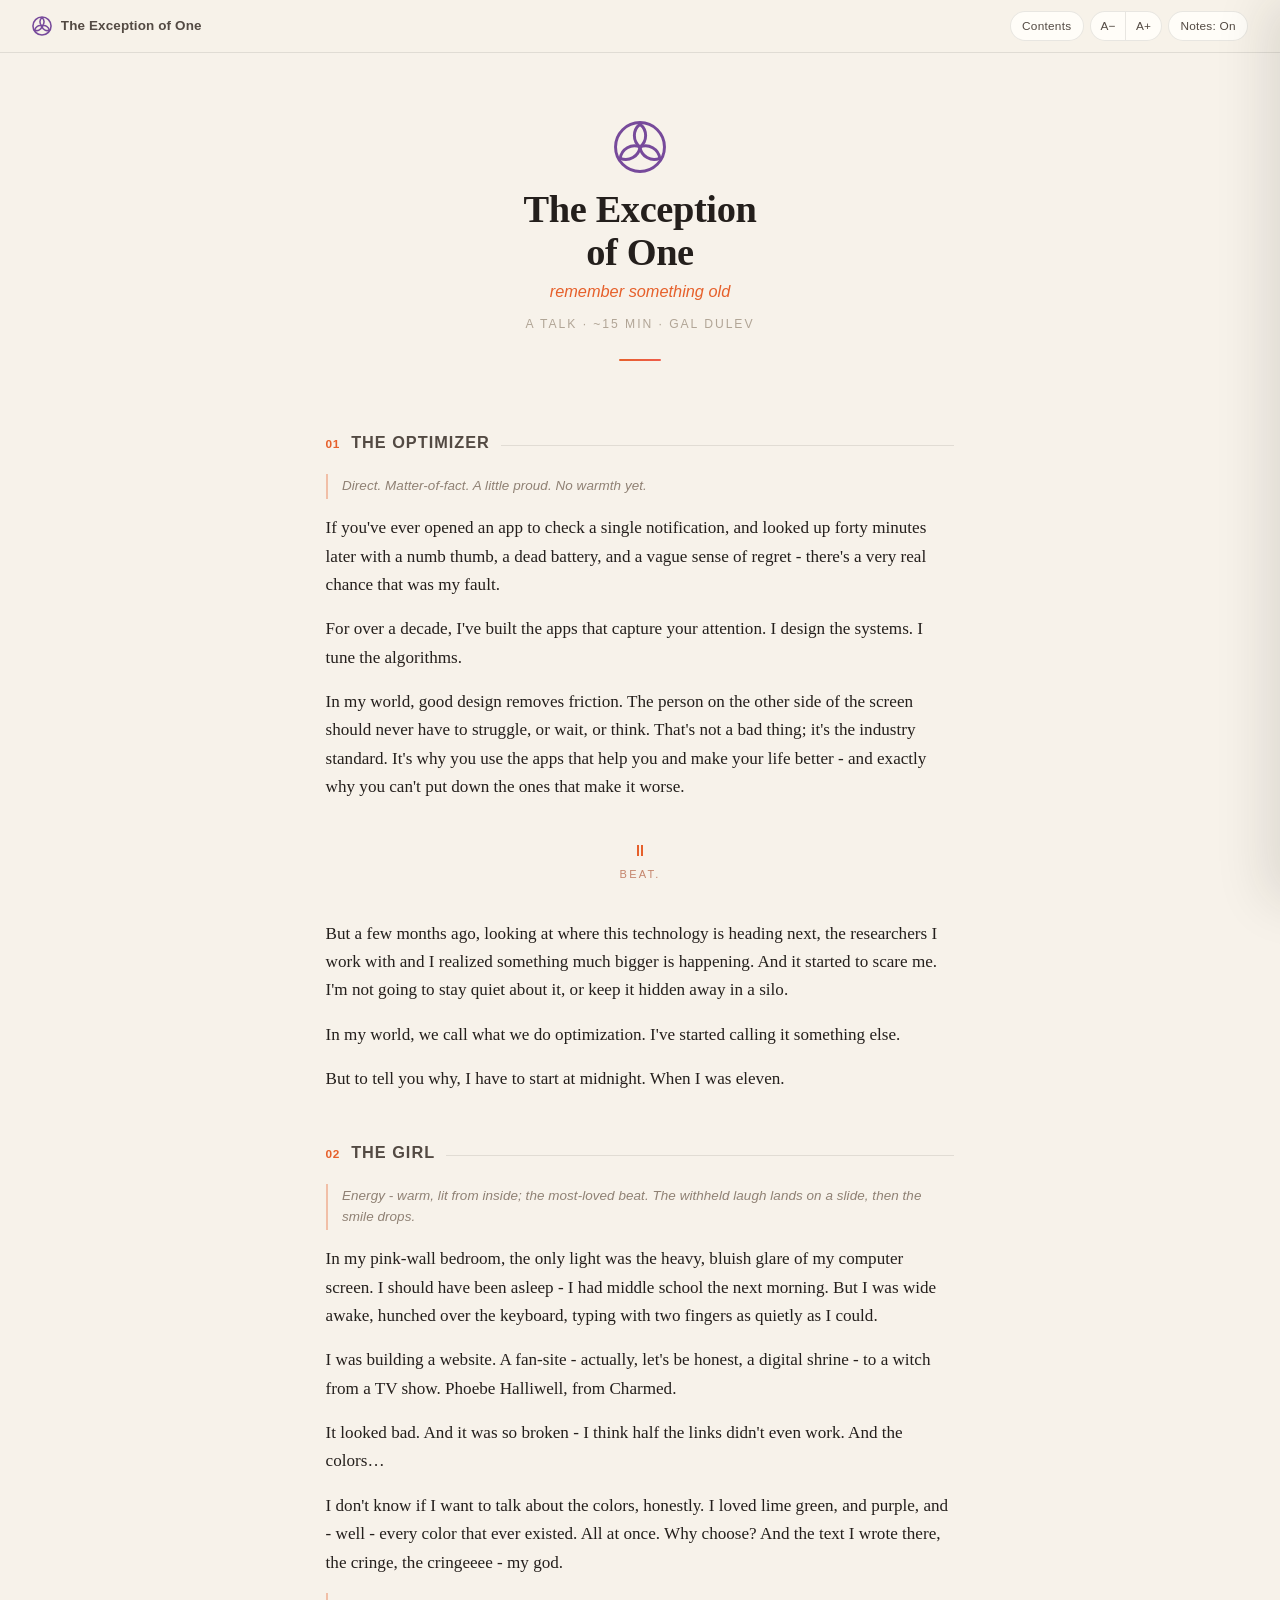
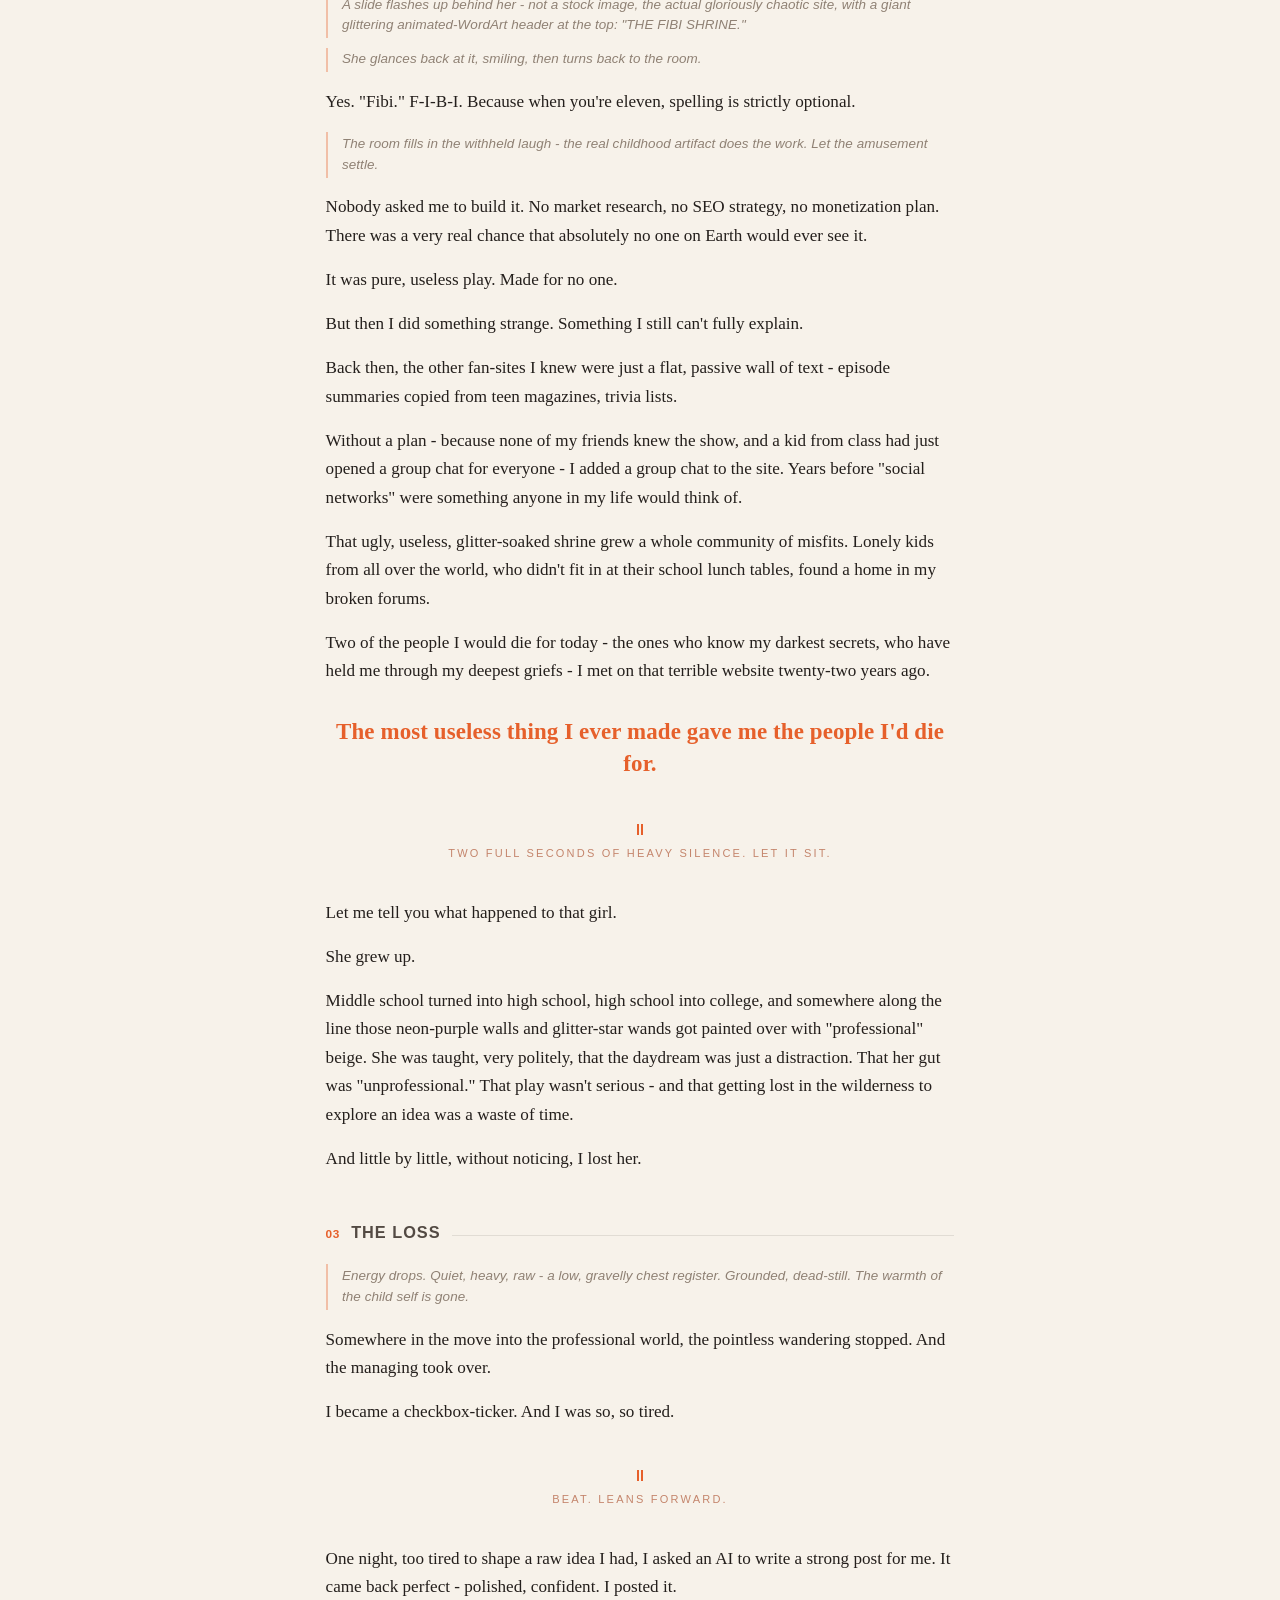
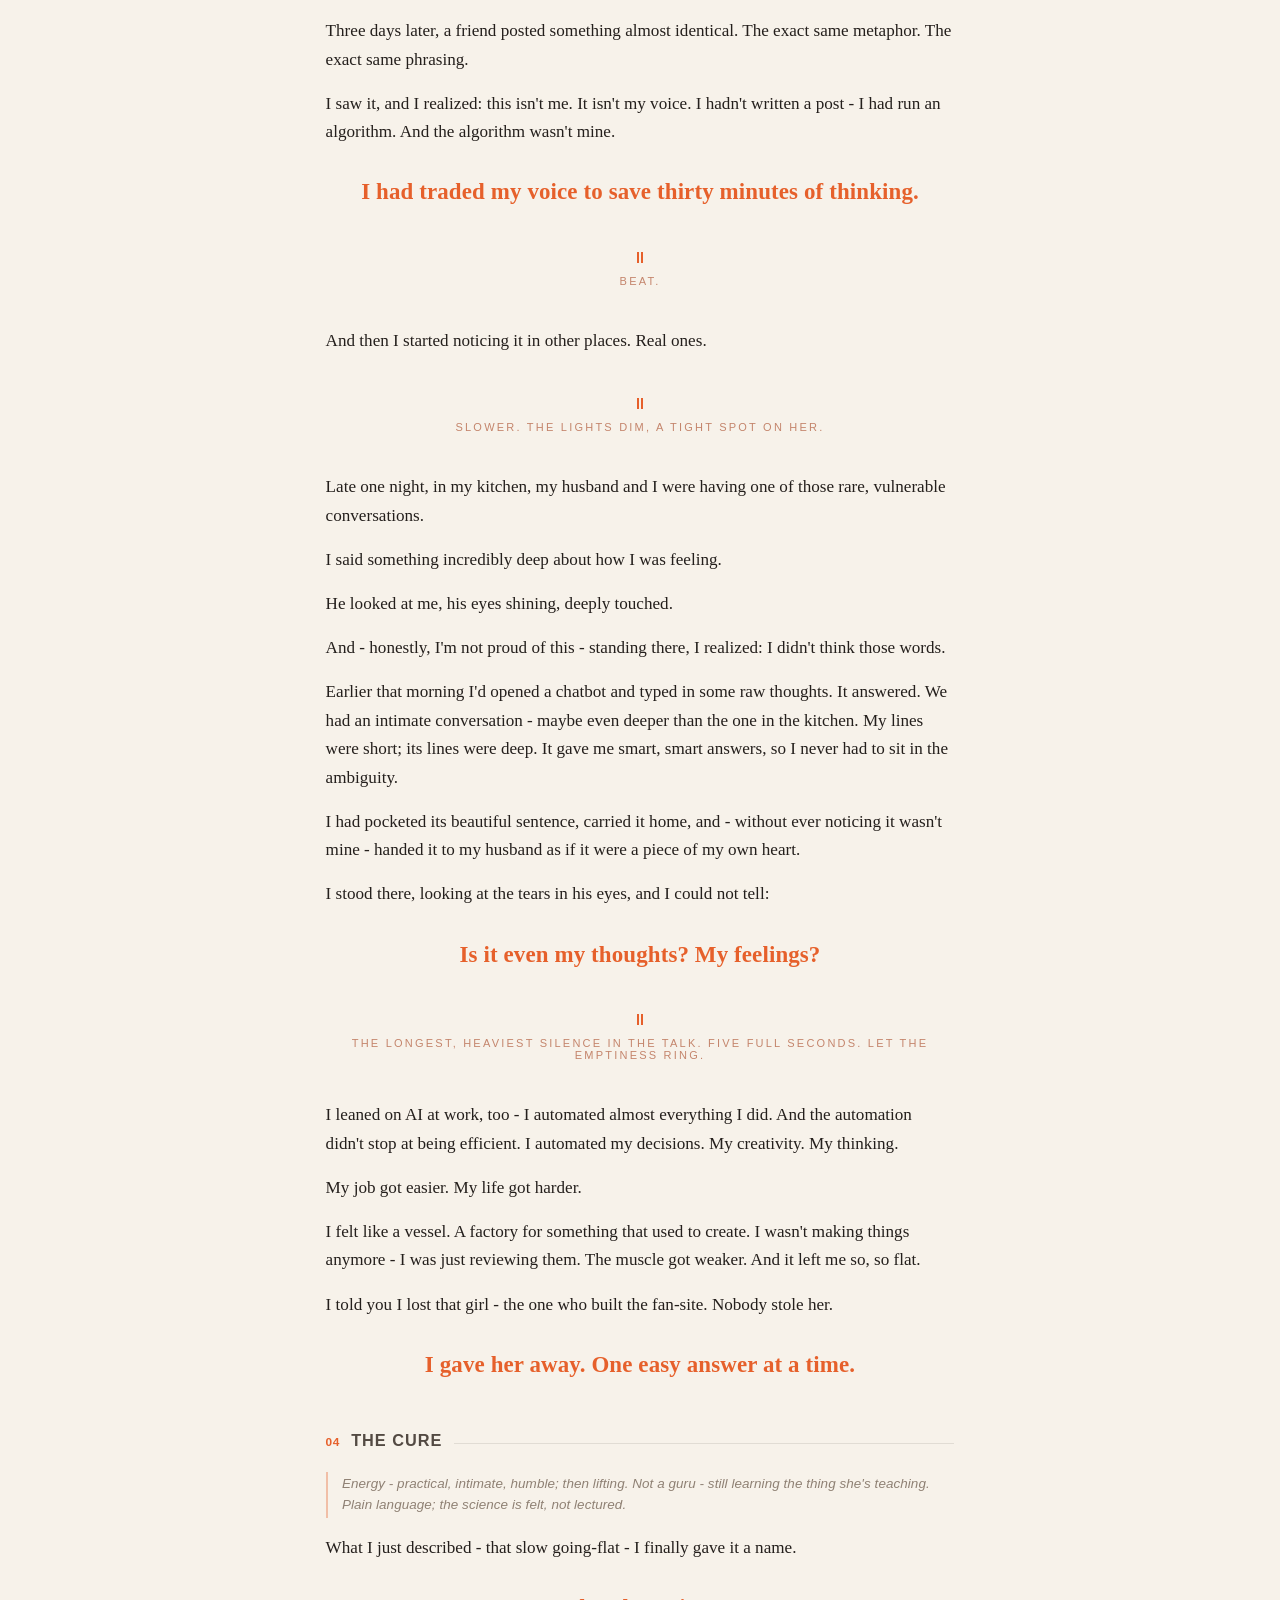
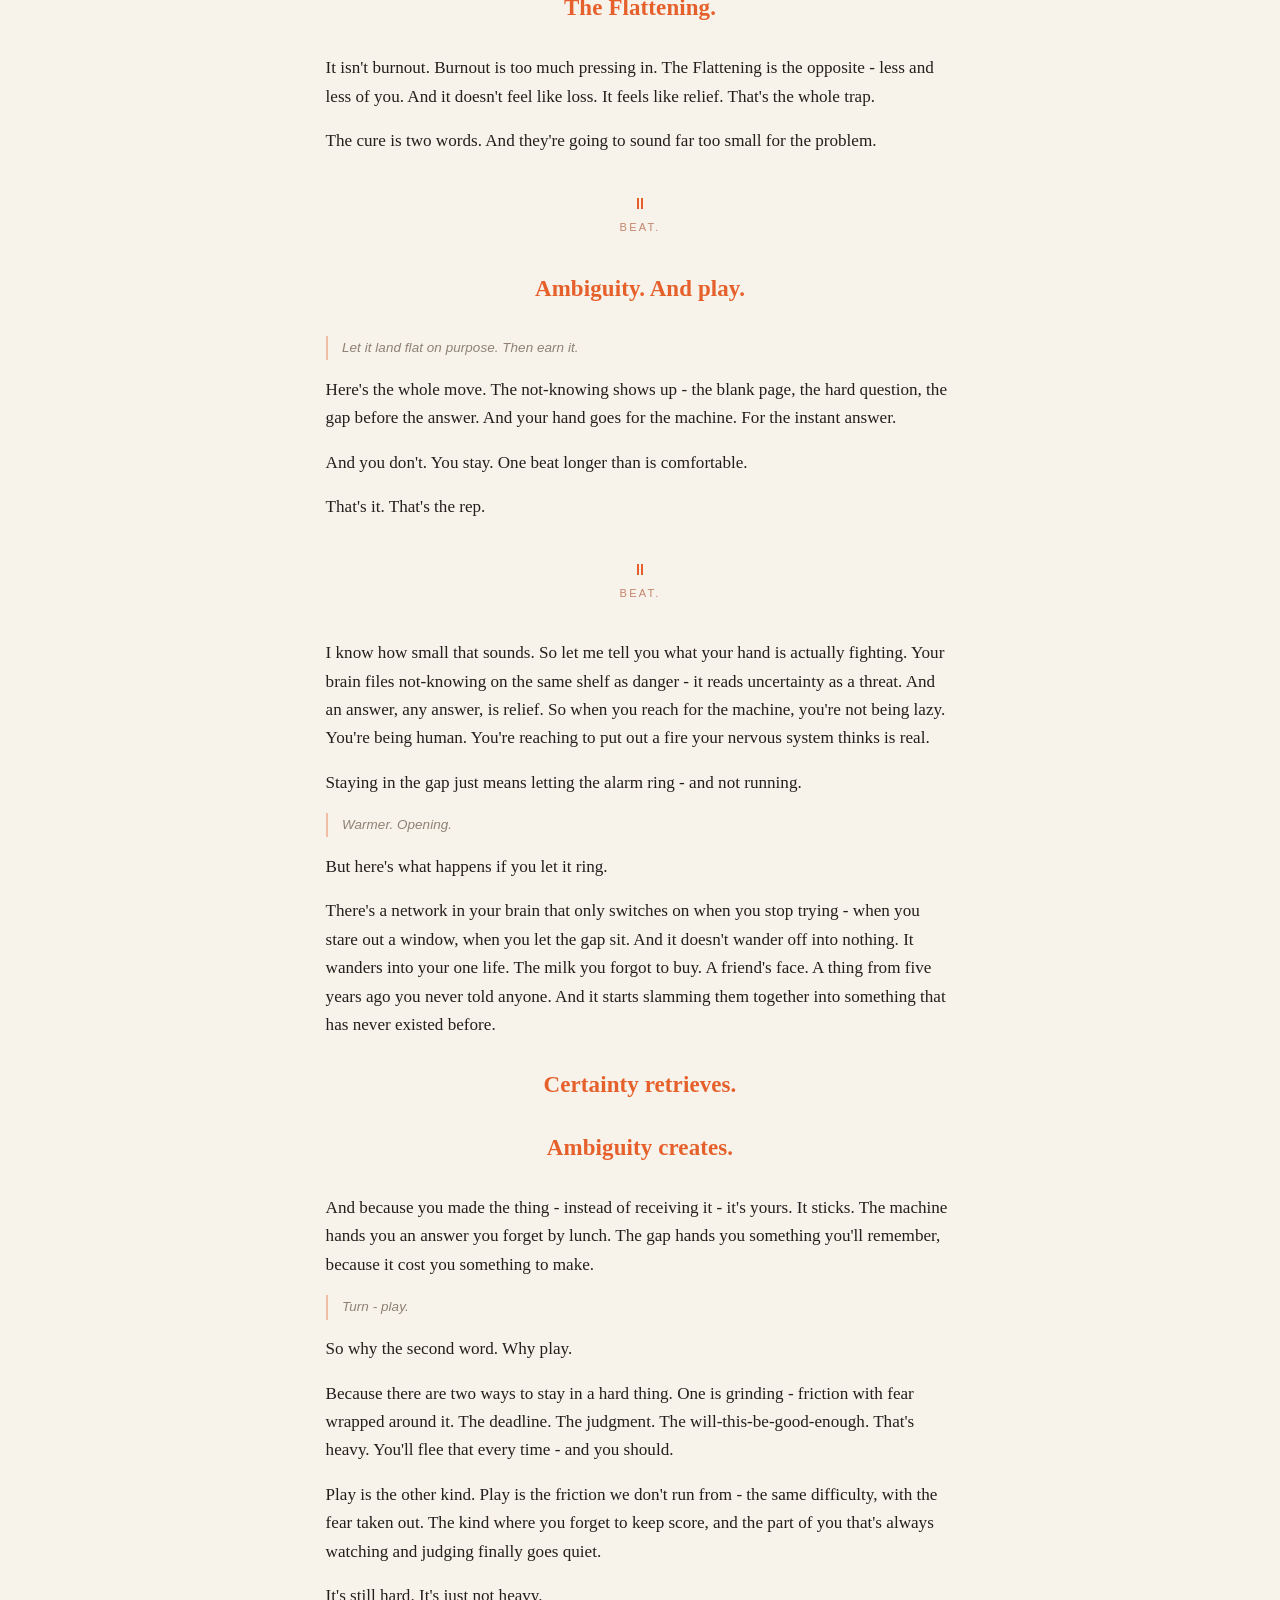
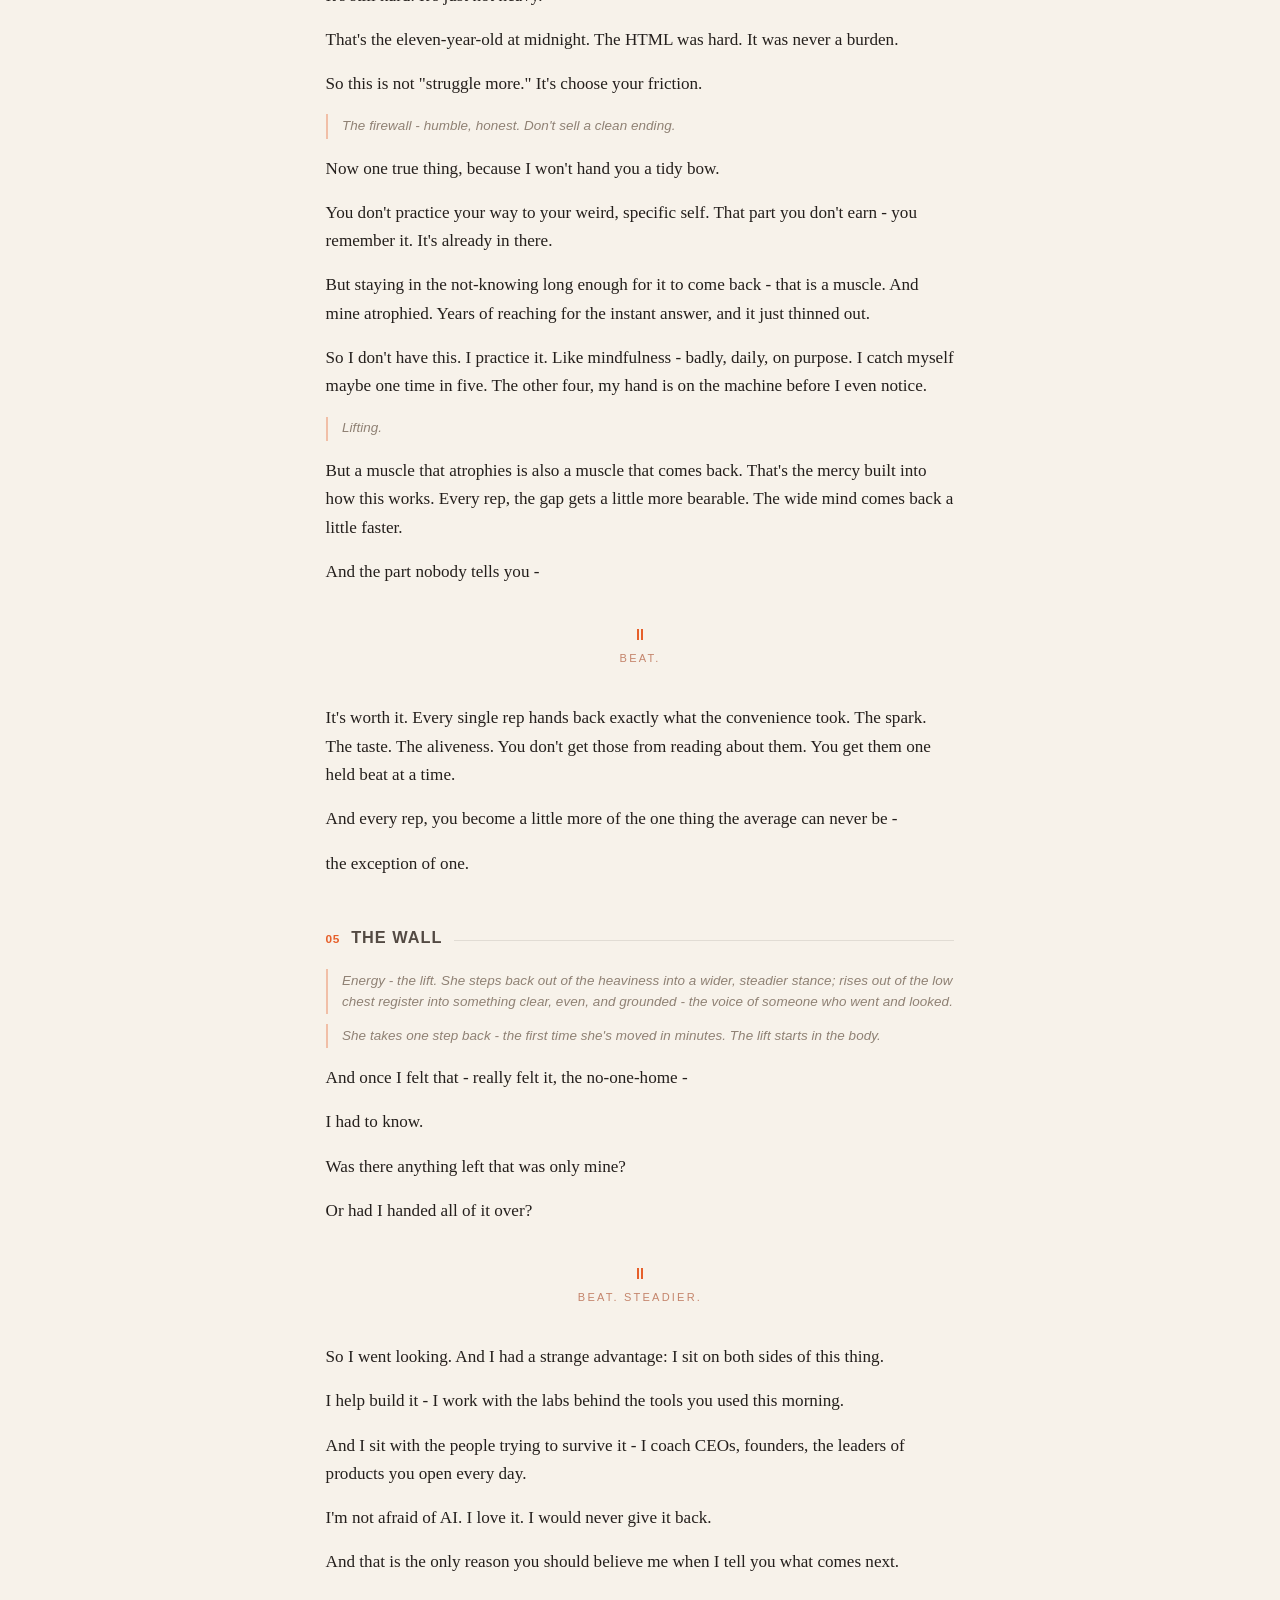
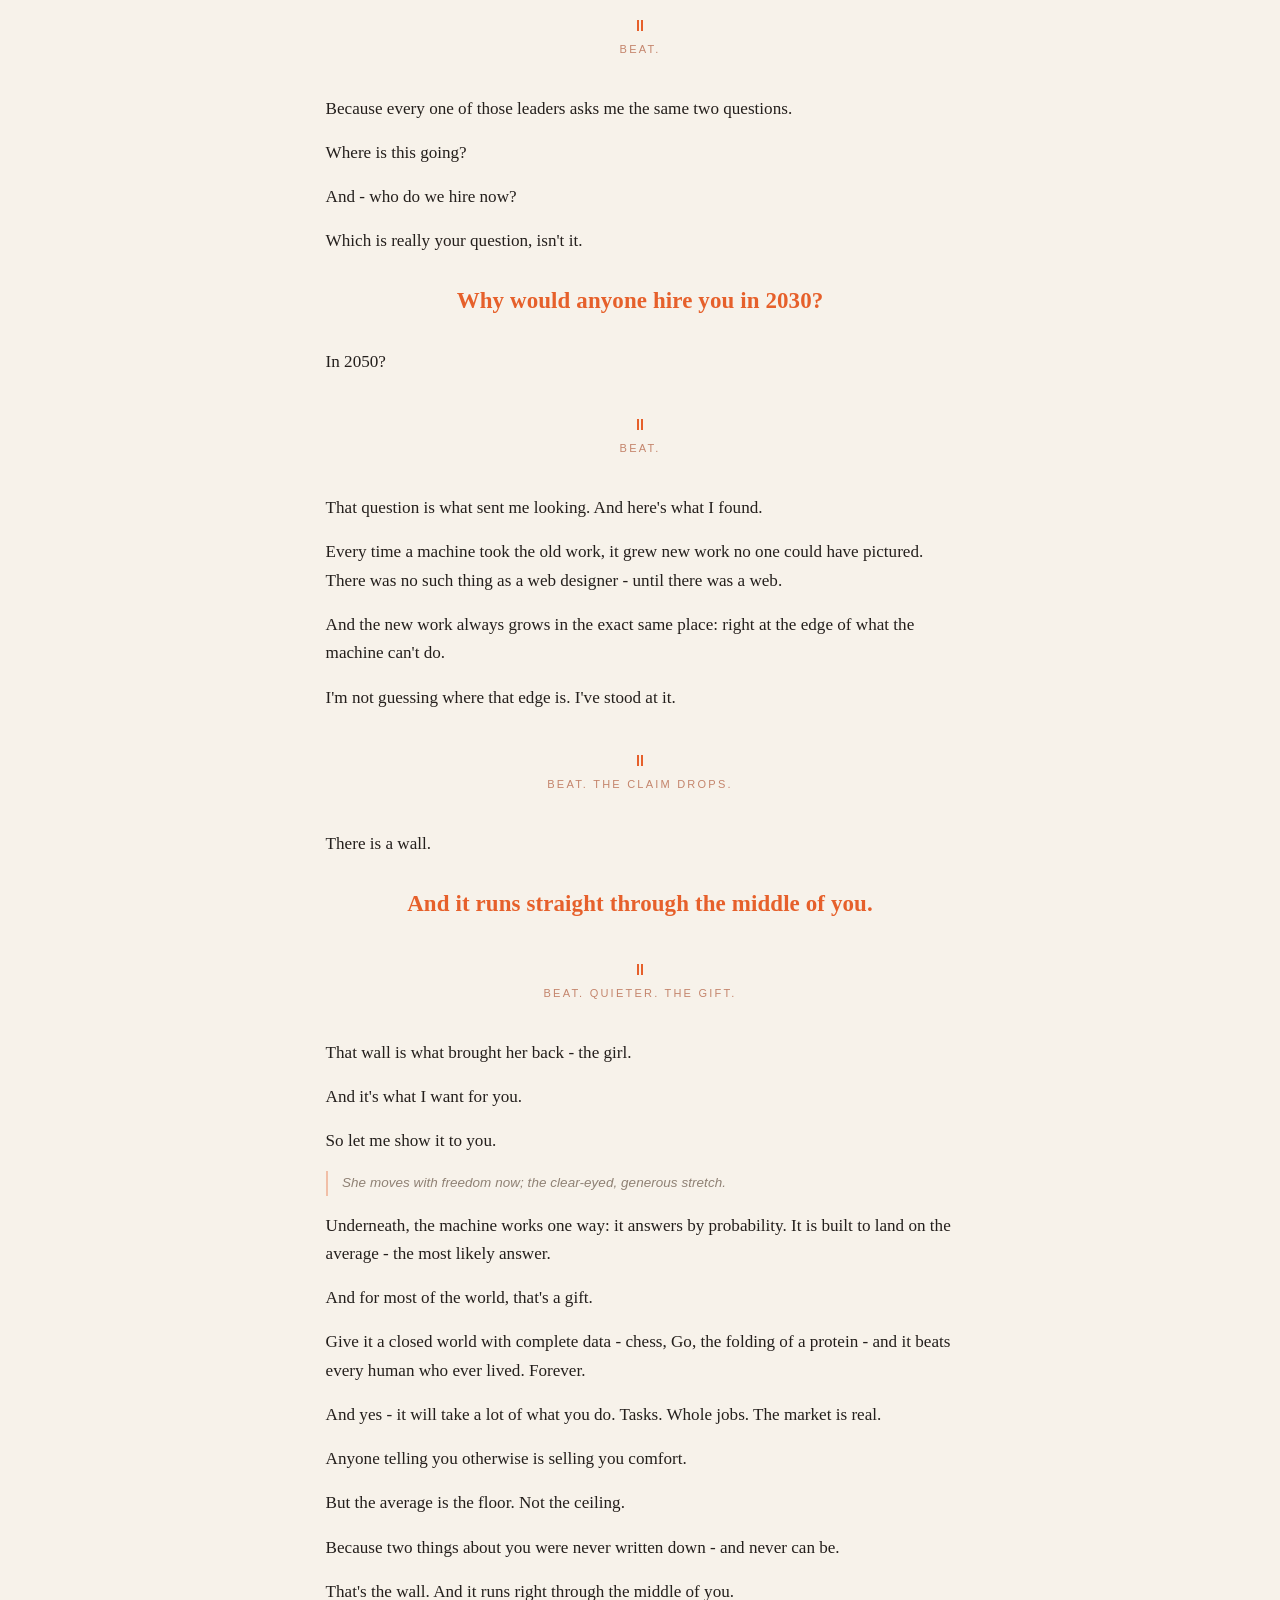
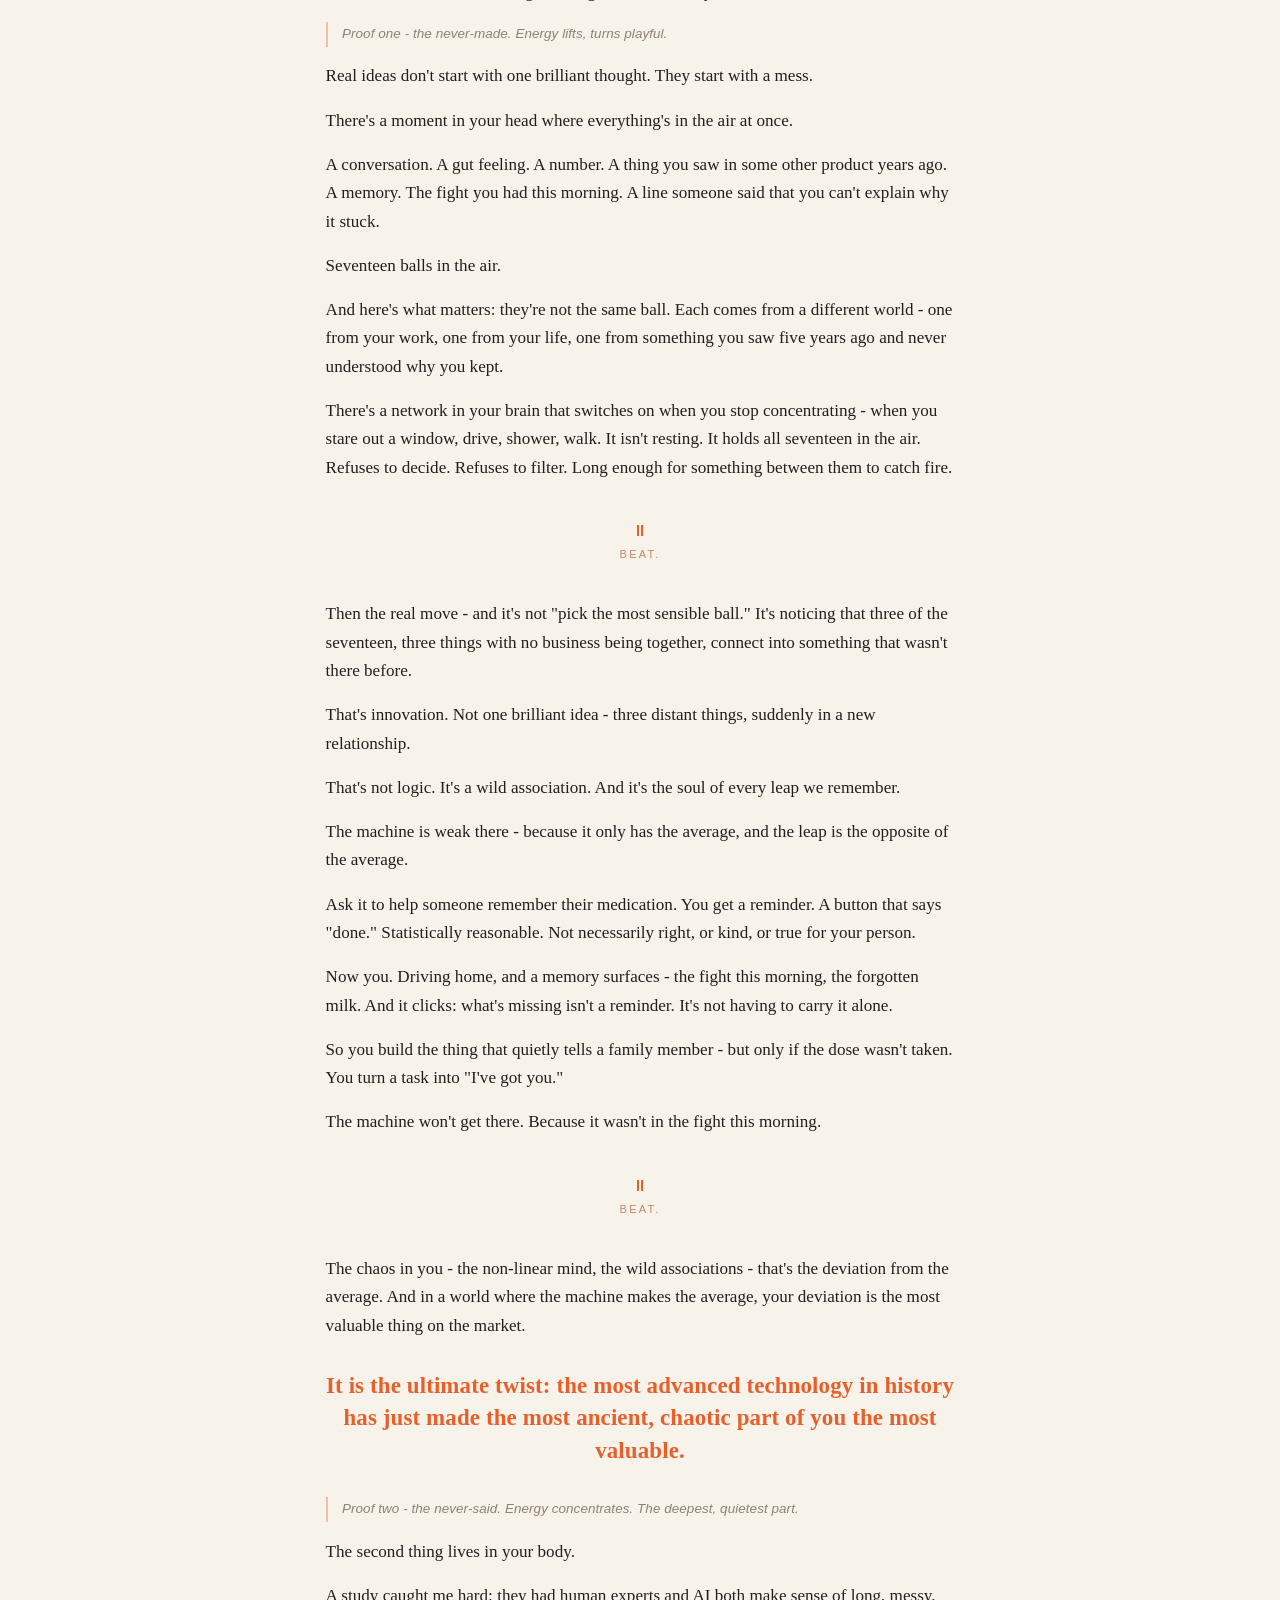
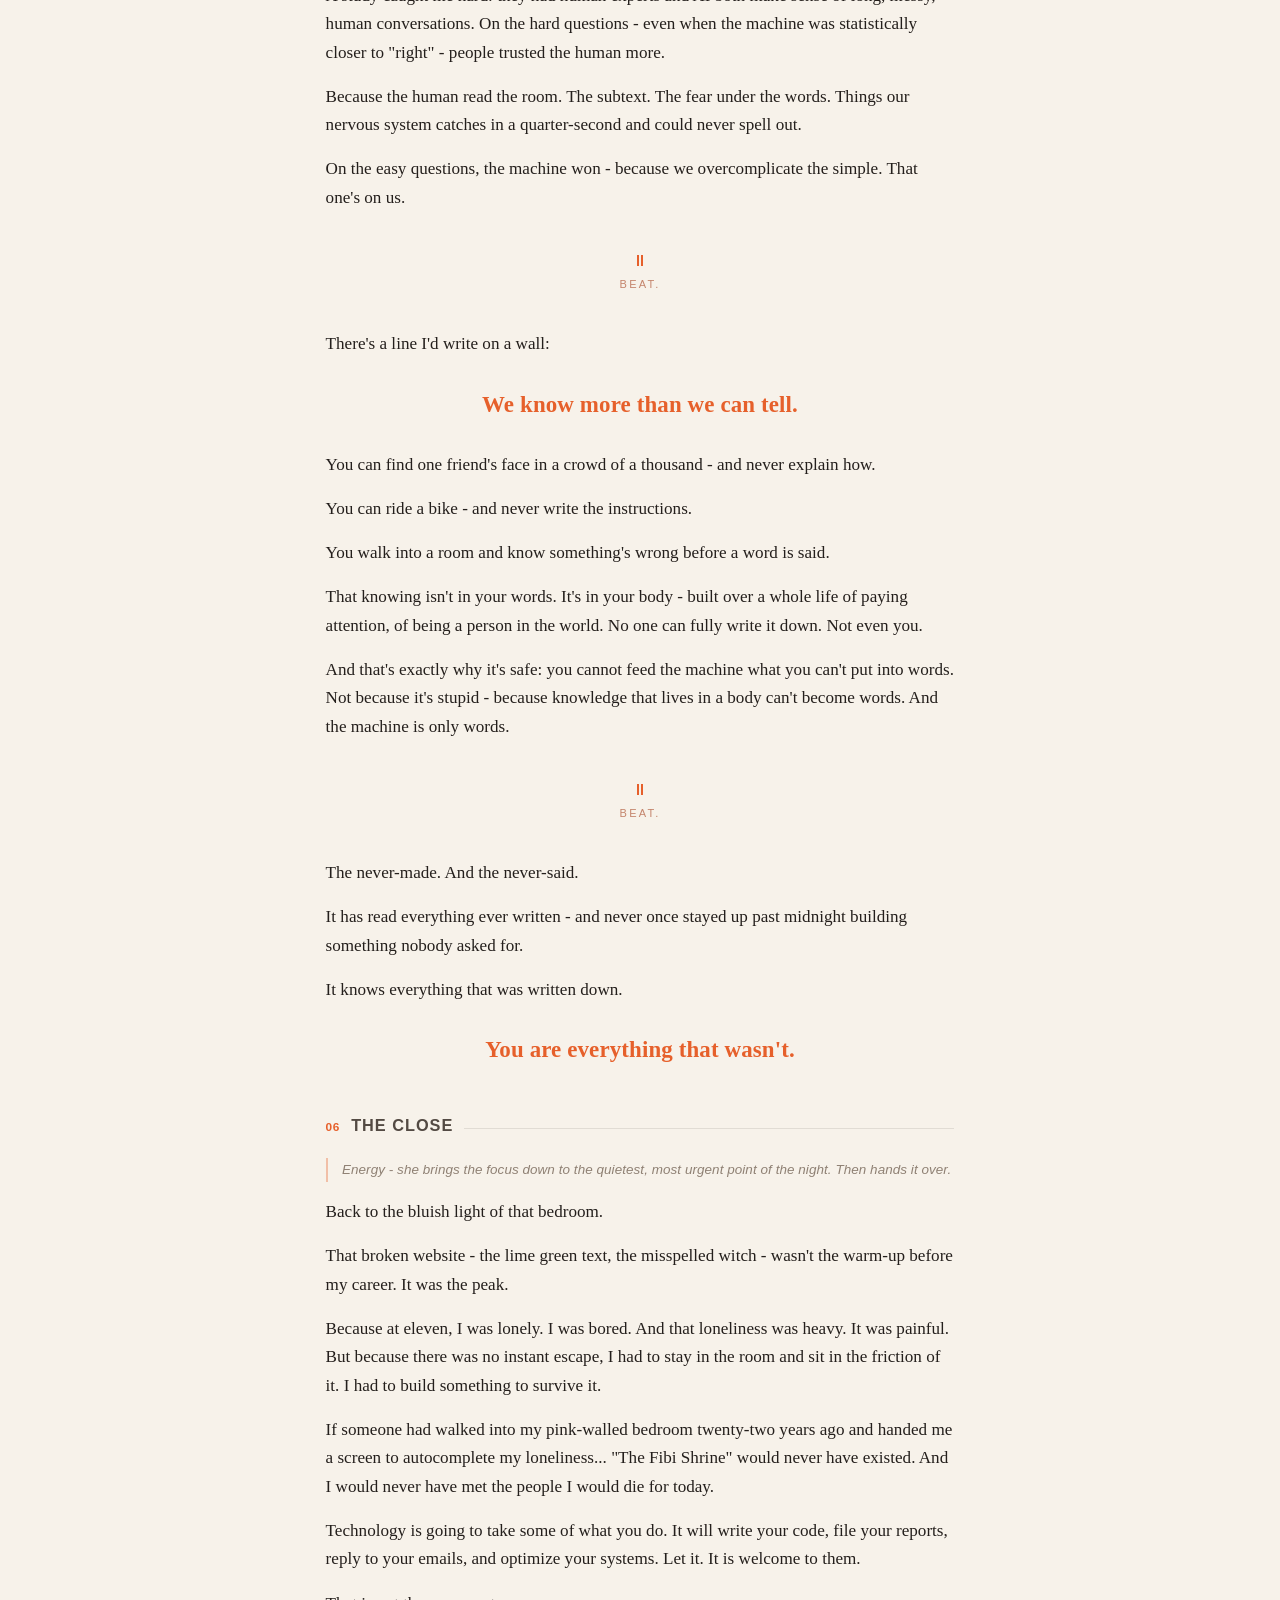
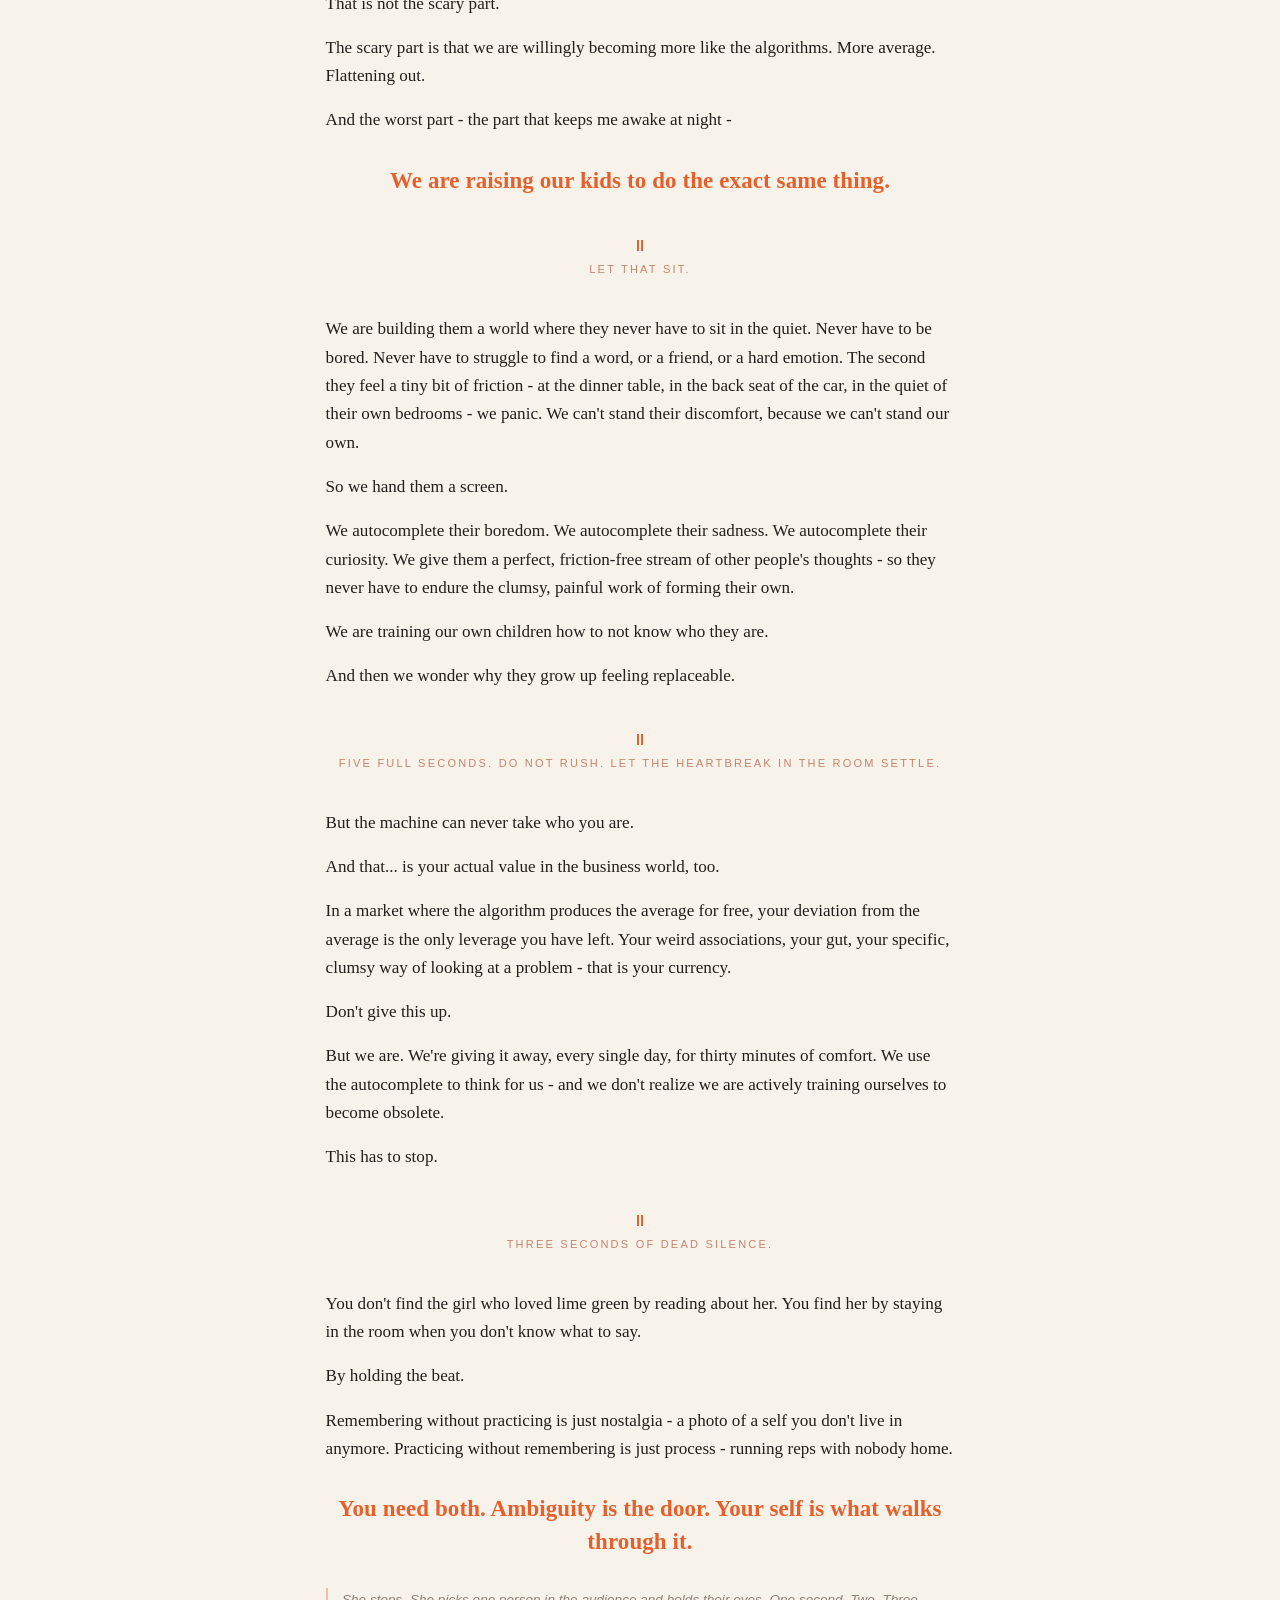
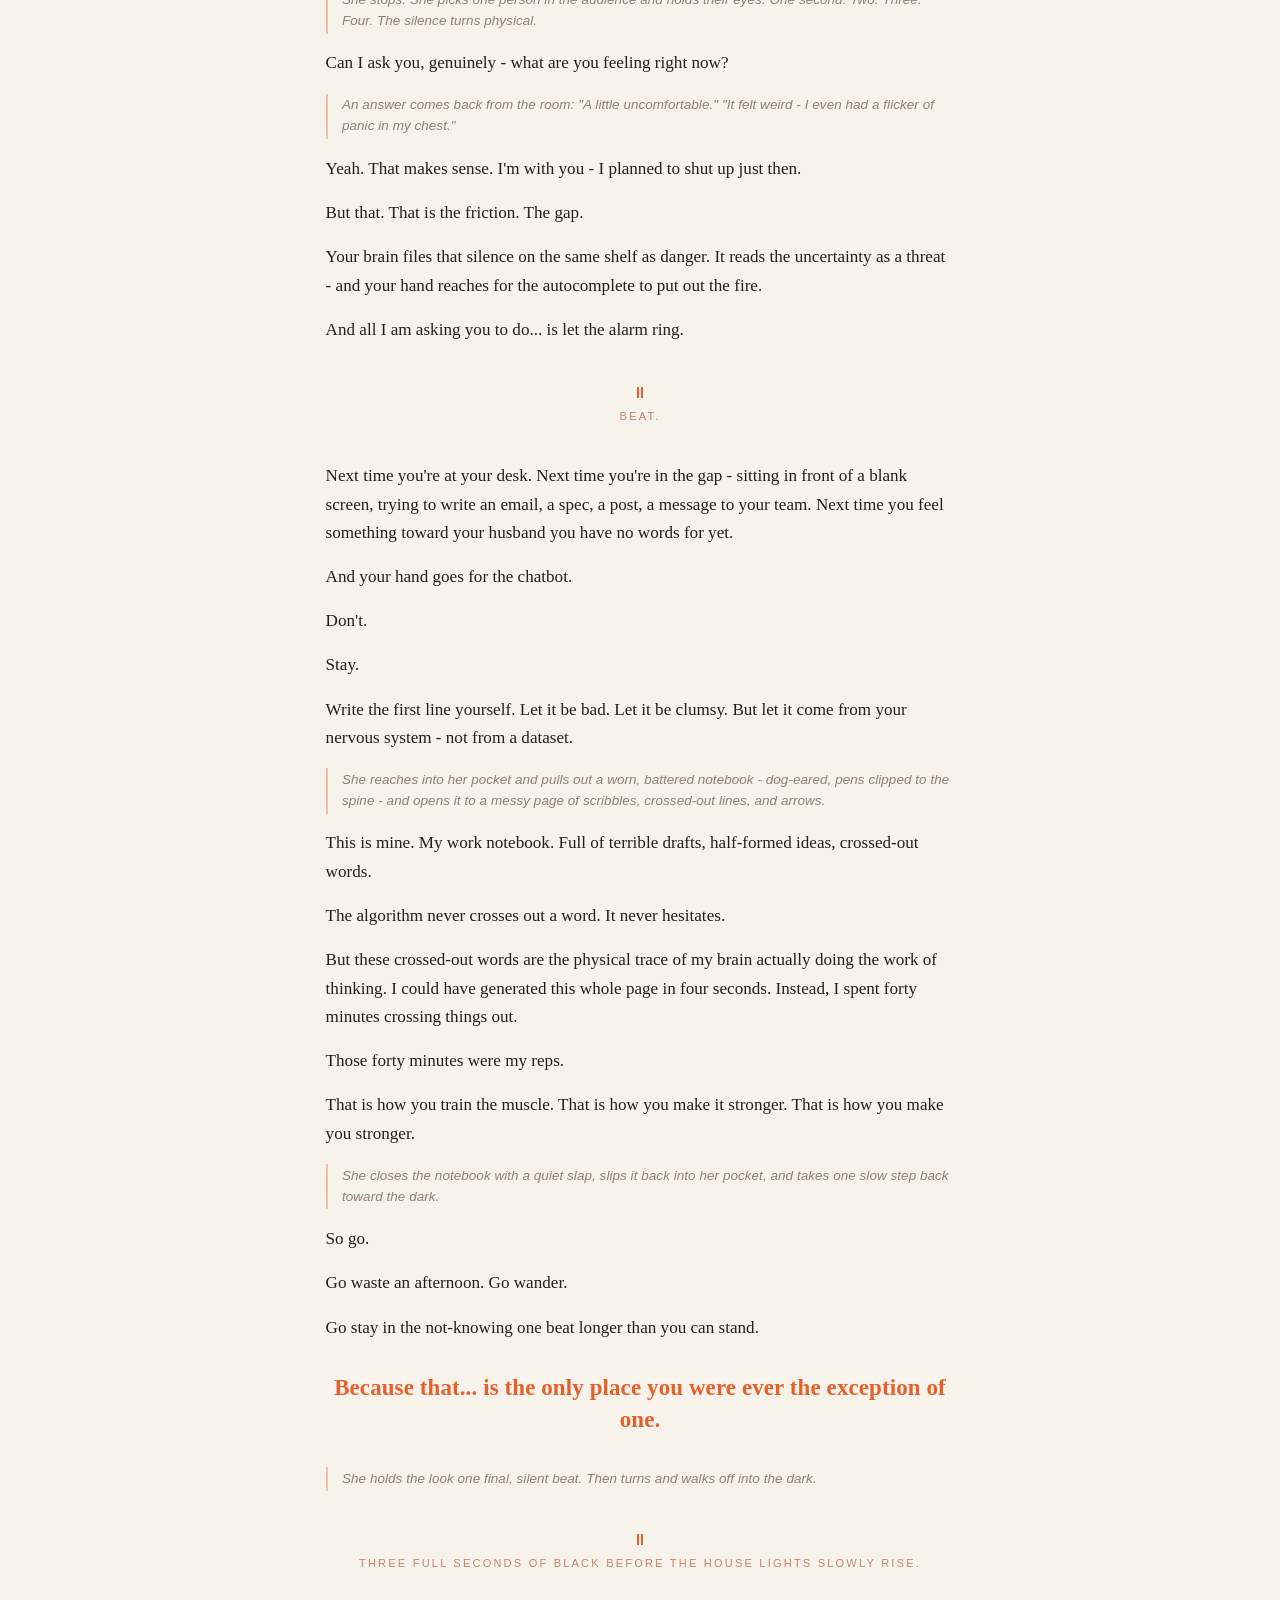
<file: index.html>
<!doctype html>
<html lang="en">
<head>
<meta charset="utf-8">
<meta name="viewport" content="width=device-width, initial-scale=1">
<title>The Exception of One</title>
<link rel="stylesheet" href="talk.css">
</head>
<body>
<div id="progress"></div>

<header class="topbar">
  <div class="brand">
    <svg width="20" height="20" viewBox="0 0 64 64" aria-hidden="true" fill="none" stroke="#774A9B" stroke-width="5" stroke-linejoin="round"><circle cx="32" cy="32" r="29"/><path d="M32 32 A17 17 0 0 1 32 5 A17 17 0 0 1 32 32 Z"/><path d="M32 32 A17 17 0 0 1 32 5 A17 17 0 0 1 32 32 Z" transform="rotate(120 32 32)"/><path d="M32 32 A17 17 0 0 1 32 5 A17 17 0 0 1 32 32 Z" transform="rotate(240 32 32)"/></svg>
    <span>The Exception of One</span>
  </div>
  <div class="controls">
    <button id="btnContents">Contents</button>
    <span class="sizer"><button id="dec" aria-label="Smaller text">A−</button><button id="inc" aria-label="Larger text">A+</button></span>
    <button id="btnNotes" aria-pressed="true">Notes: On</button>
  </div>
</header>

<div id="backdrop"></div>
<nav id="toc" aria-hidden="true"><h3>Contents</h3><ol id="tocList"></ol></nav>

<main>
  <section class="hero">
    <div class="flame">
      <svg width="54" height="54" viewBox="0 0 64 64" aria-hidden="true" fill="none" stroke="#774A9B" stroke-width="3.5" stroke-linejoin="round"><circle cx="32" cy="32" r="29"/><path d="M32 32 A17 17 0 0 1 32 5 A17 17 0 0 1 32 32 Z"/><path d="M32 32 A17 17 0 0 1 32 5 A17 17 0 0 1 32 32 Z" transform="rotate(120 32 32)"/><path d="M32 32 A17 17 0 0 1 32 5 A17 17 0 0 1 32 32 Z" transform="rotate(240 32 32)"/></svg>
    </div>
    <h1 class="serif">The Exception<br>of One</h1>
    <p class="kicker">remember something old</p>
    <p class="meta">A talk · ~15 min · Gal Dulev</p>
    <div class="rule"></div>
  </section>

  <div id="script"></div>

  <footer class="end">
    <p class="sig">AI is the average of everyone.<br><b>You are the exception of one.</b></p>
  </footer>

  <!--
    Inline comments - powered by Hypothesis (https://hypothes.is): free, open-source.
    Readers SELECT any passage to leave a margin note or highlight, like a Google Doc.
    Annotations anchor to the exact text + this page's URL. Posting needs a free
    Hypothesis account; reading public notes does not. The script below injects the
    annotation layer - the small tab on the right edge of the screen.
  -->
  <section class="comments" id="comments">
    <div class="chead">
      <span class="ic">✶</span>
      <h2>Talk back - in the margins</h2>
    </div>
    <p class="prompt"><b>Select any sentence</b> in this talk to leave a note or a highlight right beside it - like marking up a doc. Look for the tab on the <b>right edge</b> of your screen. What's the most useless thing <b>you</b> ever made? Mark the line that got you.</p>
  </section>
</main>

<!-- Hypothesis annotation layer - https://hypothes.is -->
<script src="https://hypothes.is/embed.js" async></script>

<script src="talk.js"></script>
<script>
const PAGE_TITLE = "The Exception of One";
const scriptEl = document.getElementById("script");
const tocList = document.getElementById("tocList");

const body = document.body;
const btnNotes = document.getElementById("btnNotes");
btnNotes.addEventListener("click", () => {
  const on = body.classList.toggle("hide-notes");
  btnNotes.setAttribute("aria-pressed", on ? "false" : "true");
  btnNotes.textContent = on ? "Notes: Off" : "Notes: On";
});

let size = 1.07;
function setSize(){ document.documentElement.style.setProperty("--reading", size.toFixed(2)+"rem"); }
document.getElementById("inc").addEventListener("click", ()=>{ size = Math.min(2.0, size+0.09); setSize(); });
document.getElementById("dec").addEventListener("click", ()=>{ size = Math.max(0.88, size-0.09); setSize(); });

const toc = document.getElementById("toc");
const backdrop = document.getElementById("backdrop");
function openToc(){ toc.classList.add("open"); backdrop.classList.add("open"); toc.setAttribute("aria-hidden","false"); }
function closeToc(){ toc.classList.remove("open"); backdrop.classList.remove("open"); toc.setAttribute("aria-hidden","true"); }
document.getElementById("btnContents").addEventListener("click", openToc);
backdrop.addEventListener("click", closeToc);
document.addEventListener("keydown", e => { if (e.key === "Escape") closeToc(); });

const prog = document.getElementById("progress");
function onScroll(){
  const h = document.documentElement.scrollHeight - window.innerHeight;
  prog.style.width = h > 0 ? (window.scrollY / h * 100) + "%" : "0%";
}
window.addEventListener("scroll", onScroll, {passive:true});
window.addEventListener("resize", onScroll);

fetch("content.txt", {cache:"no-store"})
  .then(r => { if(!r.ok) throw new Error("HTTP " + r.status); return r.text(); })
  .then(raw => {
    renderTalk(parseTalk(raw), scriptEl, {tocList: tocList, pageTitle: PAGE_TITLE, onTocClick: closeToc});
    const cLi = document.createElement("li");
    const cA = document.createElement("a");
    cA.href = "#comments";
    cA.innerHTML = '<span class="n">\u2736</span>';
    const cLabel = document.createElement("span");
    cLabel.textContent = "Talk back";
    cA.append(cLabel);
    cA.addEventListener("click", closeToc);
    cLi.append(cA);
    tocList.append(cLi);
    onScroll();
  })
  .catch(err => {
    scriptEl.innerHTML = '<p class="line serif" style="color:var(--flame)">Could not load the talk (' + err.message + '). If you opened this file directly, serve it over http (GitHub Pages does this automatically).</p>';
  });
</script>
</body>
</html>
</file>
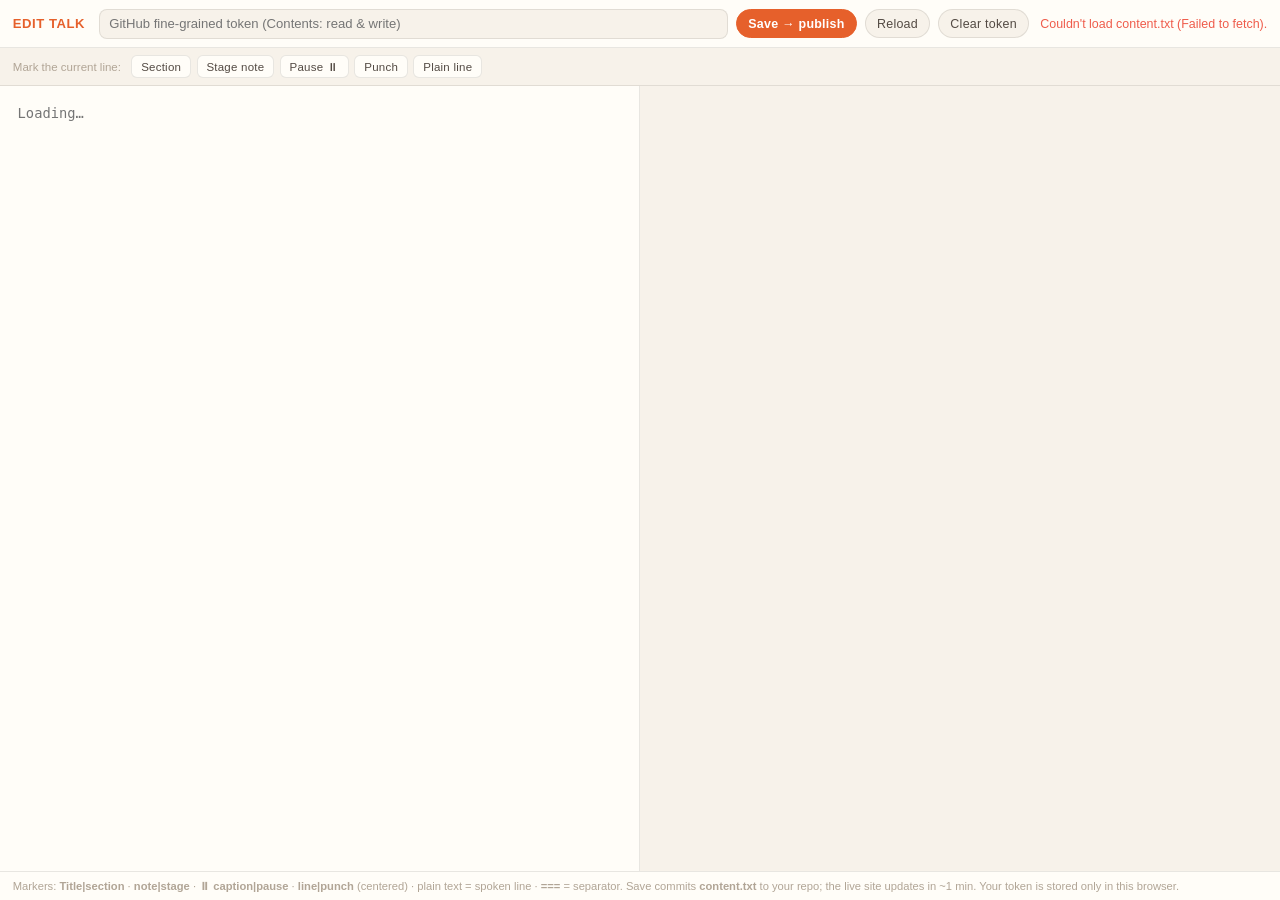
<file: edit.html>
<!doctype html>
<html lang="en">
<head>
<meta charset="utf-8">
<meta name="viewport" content="width=device-width, initial-scale=1">
<title>Edit · The Exception of One</title>
<link rel="stylesheet" href="talk.css">
<style>
  :root{ --bar:#2a2420; }
  html,body{height:100%;}
  body{margin:0;display:flex;flex-direction:column;}
  /* top bar */
  .bar{
    flex:0 0 auto;display:flex;align-items:center;gap:.5rem;flex-wrap:wrap;
    padding:.55rem .8rem;background:var(--paper-2);border-bottom:1px solid var(--rule);
    position:sticky;top:0;z-index:10;
  }
  .bar .title{font-weight:700;font-size:.82rem;letter-spacing:.04em;text-transform:uppercase;color:var(--flame);margin-right:.4rem;}
  .bar input[type=password]{
    flex:1 1 220px;min-width:160px;font:inherit;font-size:.82rem;padding:.4rem .55rem;
    border:1px solid var(--rule);border-radius:8px;background:var(--paper);color:var(--ink);
  }
  .bar button{
    font:inherit;font-size:.78rem;padding:.42rem .7rem;border-radius:999px;cursor:pointer;
    border:1px solid var(--rule);background:var(--paper);color:var(--ink-soft);white-space:nowrap;
  }
  .bar button:hover{border-color:var(--flame);color:var(--flame);}
  .bar button.primary{background:var(--flame);border-color:var(--flame);color:#fff;font-weight:600;}
  .bar button.primary:hover{filter:brightness(1.05);color:#fff;}
  .bar .status{font-size:.78rem;color:var(--ink-soft);margin-left:.2rem;min-height:1em;}
  .bar .status.err{color:var(--flame-pink);}
  .bar .status.ok{color:#3b7a4b;}
  /* tools row */
  .tools{flex:0 0 auto;display:flex;gap:.35rem;flex-wrap:wrap;align-items:center;
    padding:.4rem .8rem;background:var(--paper);border-bottom:1px solid var(--rule);}
  .tools .lg{font-size:.72rem;color:var(--muted);margin-right:.3rem;}
  .tools button{font:inherit;font-size:.72rem;padding:.3rem .55rem;border:1px solid var(--rule);
    border-radius:6px;background:var(--paper-2);color:var(--ink-soft);cursor:pointer;}
  .tools button:hover{border-color:var(--flame);color:var(--flame);}
  /* split */
  .split{flex:1 1 auto;display:flex;min-height:0;}
  .pane{flex:1 1 50%;min-width:0;overflow:auto;}
  .pane.edit{border-right:1px solid var(--rule);background:var(--paper-2);}
  #src{
    width:100%;height:100%;box-sizing:border-box;border:0;outline:0;resize:none;
    padding:1rem 1.1rem;background:transparent;color:var(--ink);
    font-family:ui-monospace,SFMono-Regular,Menlo,Consolas,monospace;font-size:.86rem;line-height:1.6;
  }
  .pane.preview{background:var(--paper);}
  .preview-inner{max-width:var(--maxw);margin:0 auto;padding:1.4rem clamp(1rem,4vw,1.6rem) 4rem;}
  .preview-inner .bit:first-child{margin-top:.5rem;}
  .hint{font-size:.7rem;color:var(--muted);padding:.5rem .8rem;border-top:1px solid var(--rule);background:var(--paper-2);flex:0 0 auto;}
  @media (max-width:760px){
    .split{flex-direction:column;}
    .pane{flex:1 1 auto;height:50vh;}
    .pane.edit{border-right:0;border-bottom:1px solid var(--rule);}
  }
</style>
</head>
<body>
  <div class="bar">
    <span class="title">Edit talk</span>
    <input id="token" type="password" placeholder="GitHub fine-grained token (Contents: read & write)" autocomplete="off" spellcheck="false">
    <button id="save" class="primary">Save → publish</button>
    <button id="reload">Reload</button>
    <button id="clear">Clear token</button>
    <span id="status" class="status"></span>
  </div>

  <div class="tools">
    <span class="lg">Mark the current line:</span>
    <button data-mark="section">Section</button>
    <button data-mark="stage">Stage note</button>
    <button data-mark="pause">Pause ⏸</button>
    <button data-mark="punch">Punch</button>
    <button data-mark="">Plain line</button>
  </div>

  <div class="split">
    <div class="pane edit"><textarea id="src" spellcheck="true" placeholder="Loading…"></textarea></div>
    <div class="pane preview"><div class="preview-inner" id="preview"></div></div>
  </div>

  <div class="hint">
    Markers: <b>Title|section</b> · <b>note|stage</b> · <b>⏸ caption|pause</b> · <b>line|punch</b> (centered) · plain text = spoken line · <b>===</b> = separator.
    Save commits <b>content.txt</b> to your repo; the live site updates in ~1 min. Your token is stored only in this browser.
  </div>

<script src="talk.js"></script>
<script>
const OWNER = "galdulev-boop", REPO = "exception-of-one", PATH = "content.txt", BRANCH = "main";
const API = "https://api.github.com/repos/" + OWNER + "/" + REPO + "/contents/" + PATH;
const TKEY = "eo_gh_token";

const el = {
  token: document.getElementById("token"),
  save: document.getElementById("save"),
  reload: document.getElementById("reload"),
  clear: document.getElementById("clear"),
  status: document.getElementById("status"),
  src: document.getElementById("src"),
  preview: document.getElementById("preview"),
};
let sha = null;

function setStatus(msg, kind){ el.status.textContent = msg; el.status.className = "status" + (kind ? " " + kind : ""); }
function getToken(){ return (el.token.value || "").trim(); }

// UTF-8 safe base64
function utf8ToB64(str){
  const bytes = new TextEncoder().encode(str);
  let bin = "";
  const chunk = 0x8000;
  for (let i = 0; i < bytes.length; i += chunk) bin += String.fromCharCode.apply(null, bytes.subarray(i, i + chunk));
  return btoa(bin);
}
function b64ToUtf8(b64){
  const bin = atob(String(b64).replace(/\s/g, ""));
  const bytes = new Uint8Array(bin.length);
  for (let i = 0; i < bin.length; i++) bytes[i] = bin.charCodeAt(i);
  return new TextDecoder().decode(bytes);
}

function headers(){
  const h = { "Accept": "application/vnd.github+json", "X-GitHub-Api-Version": "2022-11-28" };
  const t = getToken();
  if (t) h["Authorization"] = "Bearer " + t;
  return h;
}

// preview (debounced)
let pvTimer = null;
function renderPreview(){
  try { renderTalk(parseTalk(el.src.value), el.preview, { pageTitle: "The Exception of One" }); }
  catch (e) { el.preview.innerHTML = '<p class="line serif">Preview error: ' + e.message + "</p>"; }
}
function schedulePreview(){ clearTimeout(pvTimer); pvTimer = setTimeout(renderPreview, 200); }

async function load(){
  setStatus("Loading…");
  try {
    const r = await fetch(API + "?ref=" + BRANCH + "&t=" + Date.now(), { headers: headers() });
    if (!r.ok) throw new Error("HTTP " + r.status);
    const j = await r.json();
    sha = j.sha;
    el.src.value = b64ToUtf8(j.content);
    renderPreview();
    setStatus("Loaded. Edit, then Save → publish.", "ok");
  } catch (e) {
    setStatus("Couldn't load content.txt (" + e.message + ").", "err");
  }
}

async function save(){
  const t = getToken();
  if (!t) { setStatus("Paste a GitHub token first (it stays in this browser).", "err"); el.token.focus(); return; }
  localStorage.setItem(TKEY, t);
  setStatus("Saving…");
  el.save.disabled = true;
  try {
    const body = {
      message: "Edit talk content via in-page editor",
      content: utf8ToB64(el.src.value),
      branch: BRANCH,
    };
    if (sha) body.sha = sha;
    const r = await fetch(API, { method: "PUT", headers: Object.assign({ "Content-Type": "application/json" }, headers()), body: JSON.stringify(body) });
    if (r.status === 401 || r.status === 403) throw new Error("token rejected (check it has Contents: read & write on this repo)");
    if (r.status === 409 || r.status === 422) {
      setStatus("Out of date — reloading latest, then re-save.", "err");
      await load();
      return;
    }
    if (!r.ok) throw new Error("HTTP " + r.status);
    const j = await r.json();
    sha = j.content && j.content.sha ? j.content.sha : sha;
    setStatus("Saved ✓ — live in ~1 min.", "ok");
  } catch (e) {
    setStatus("Save failed: " + e.message, "err");
  } finally {
    el.save.disabled = false;
  }
}

function markLine(marker){
  const ta = el.src, v = ta.value, caret = ta.selectionStart;
  const ls = v.lastIndexOf("\n", caret - 1) + 1;
  let le = v.indexOf("\n", caret); if (le === -1) le = v.length;
  let line = v.slice(ls, le).replace(/\s*\|(section|stage|pause|punch)\s*$/, "").replace(/\s+$/, "");
  if (marker) line = line + "|" + marker;
  ta.value = v.slice(0, ls) + line + v.slice(le);
  ta.focus();
  ta.selectionStart = ta.selectionEnd = ls + line.length;
  schedulePreview();
}

// wire up
el.src.addEventListener("input", schedulePreview);
el.save.addEventListener("click", save);
el.reload.addEventListener("click", () => { if (confirm("Reload from GitHub and discard unsaved edits?")) load(); });
el.clear.addEventListener("click", () => { localStorage.removeItem(TKEY); el.token.value = ""; setStatus("Token cleared from this browser."); });
el.token.addEventListener("change", () => { const t = getToken(); if (t) localStorage.setItem(TKEY, t); });
document.querySelectorAll(".tools button").forEach(b => b.addEventListener("click", () => markLine(b.getAttribute("data-mark"))));
document.addEventListener("keydown", e => { if ((e.metaKey || e.ctrlKey) && e.key === "s") { e.preventDefault(); save(); } });

el.token.value = localStorage.getItem(TKEY) || "";
load();
</script>
</body>
</html>
</file>
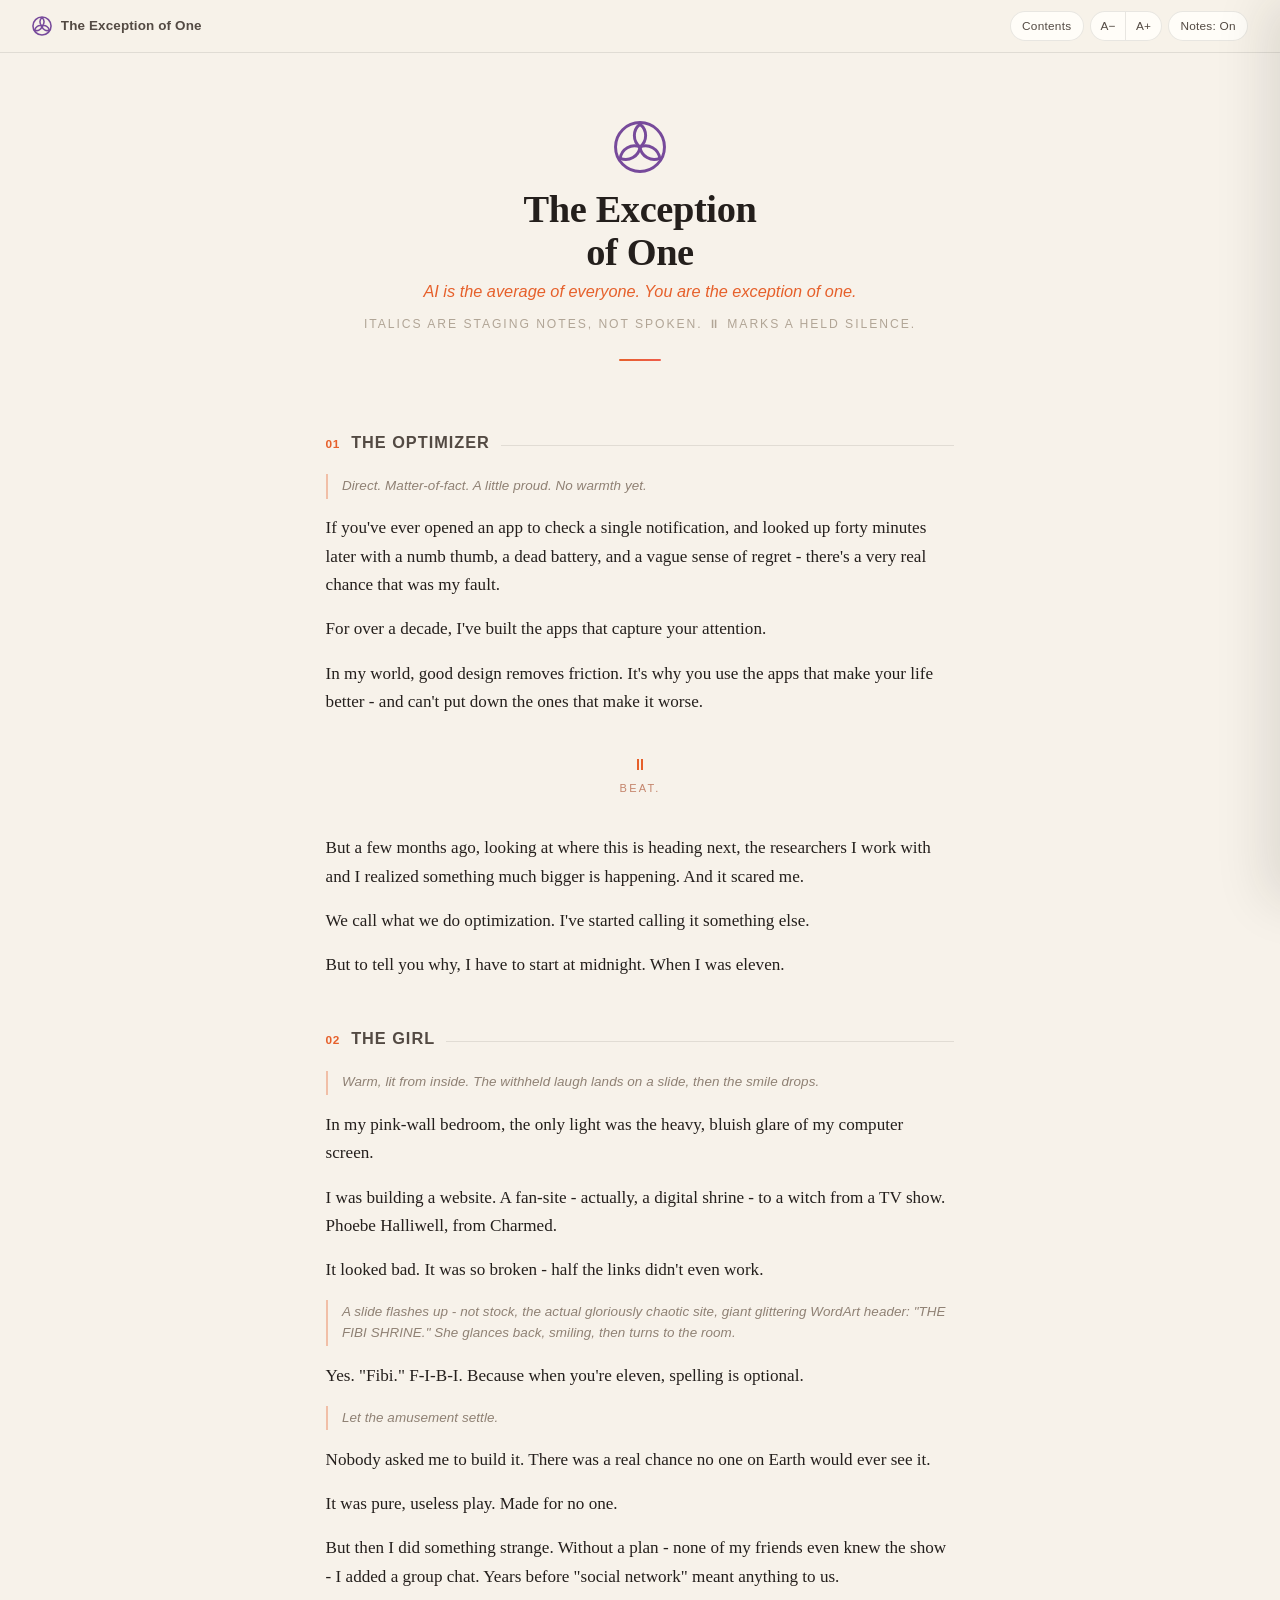
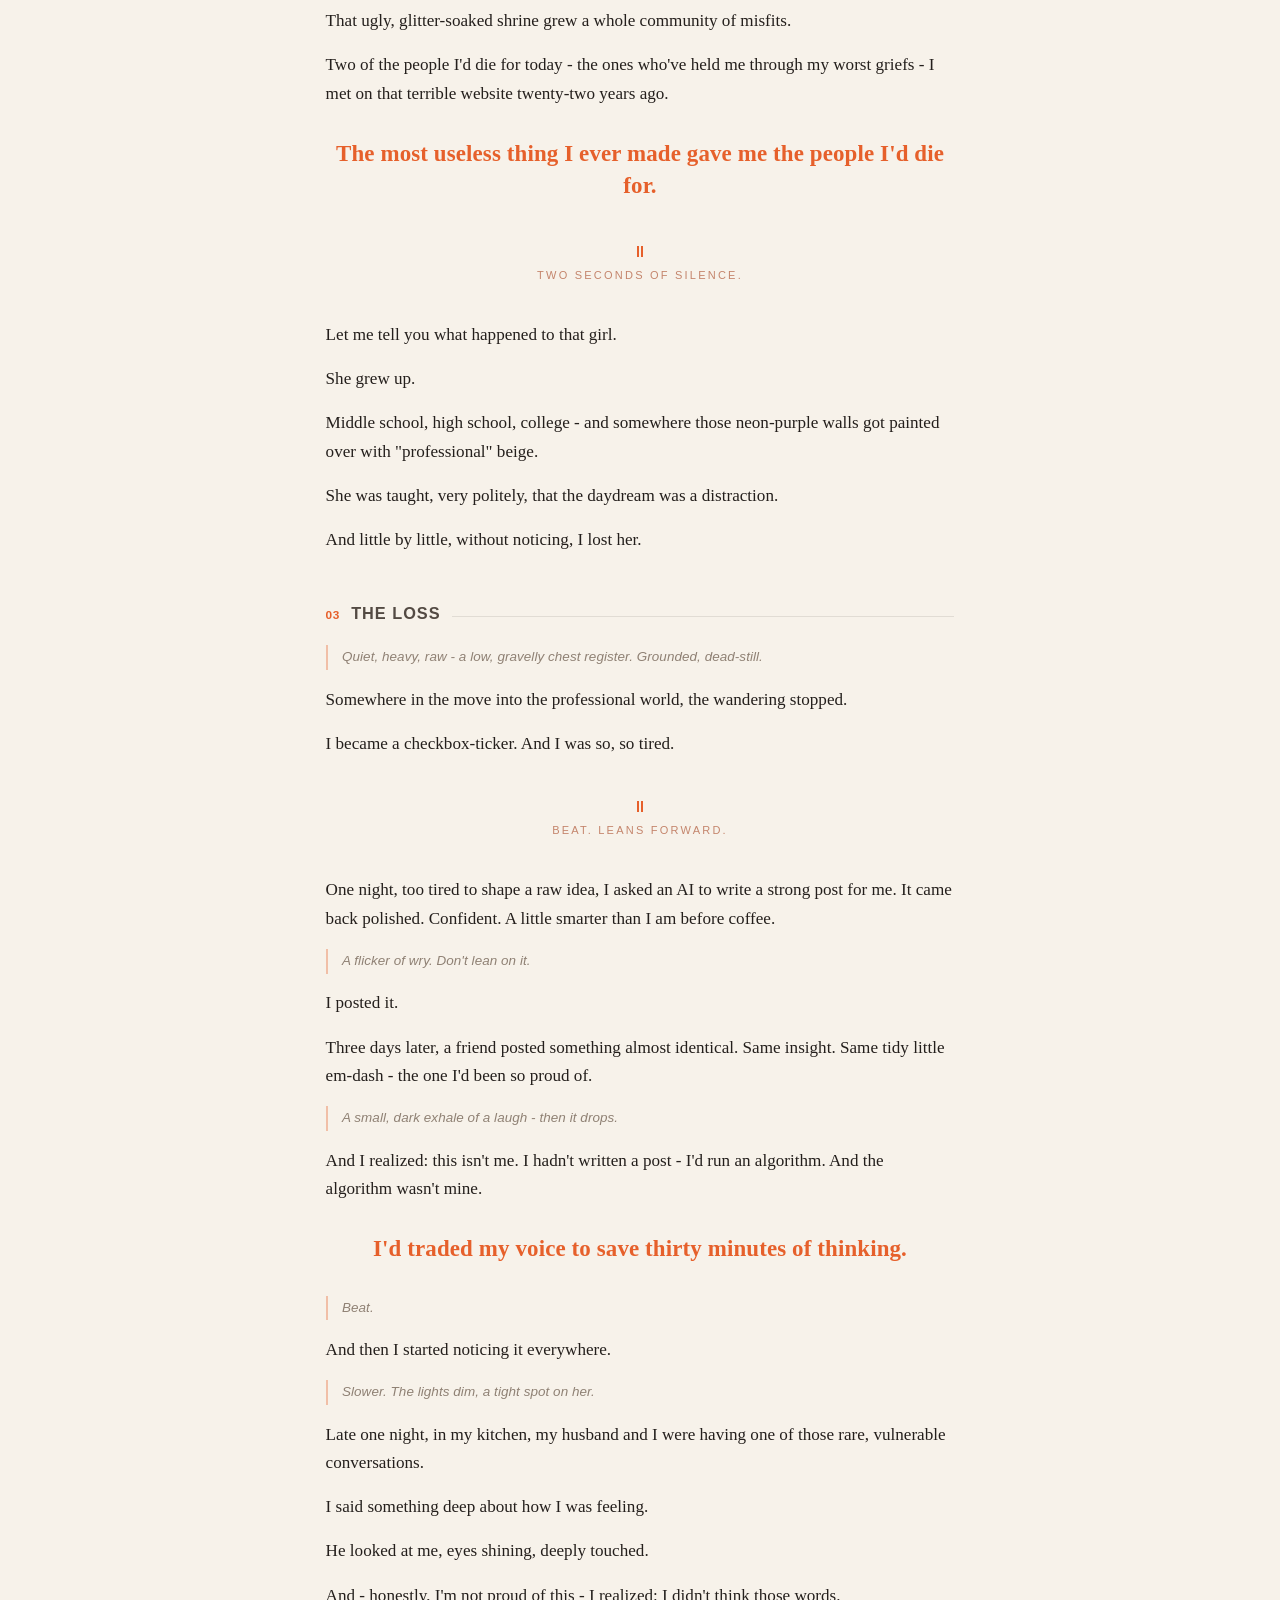
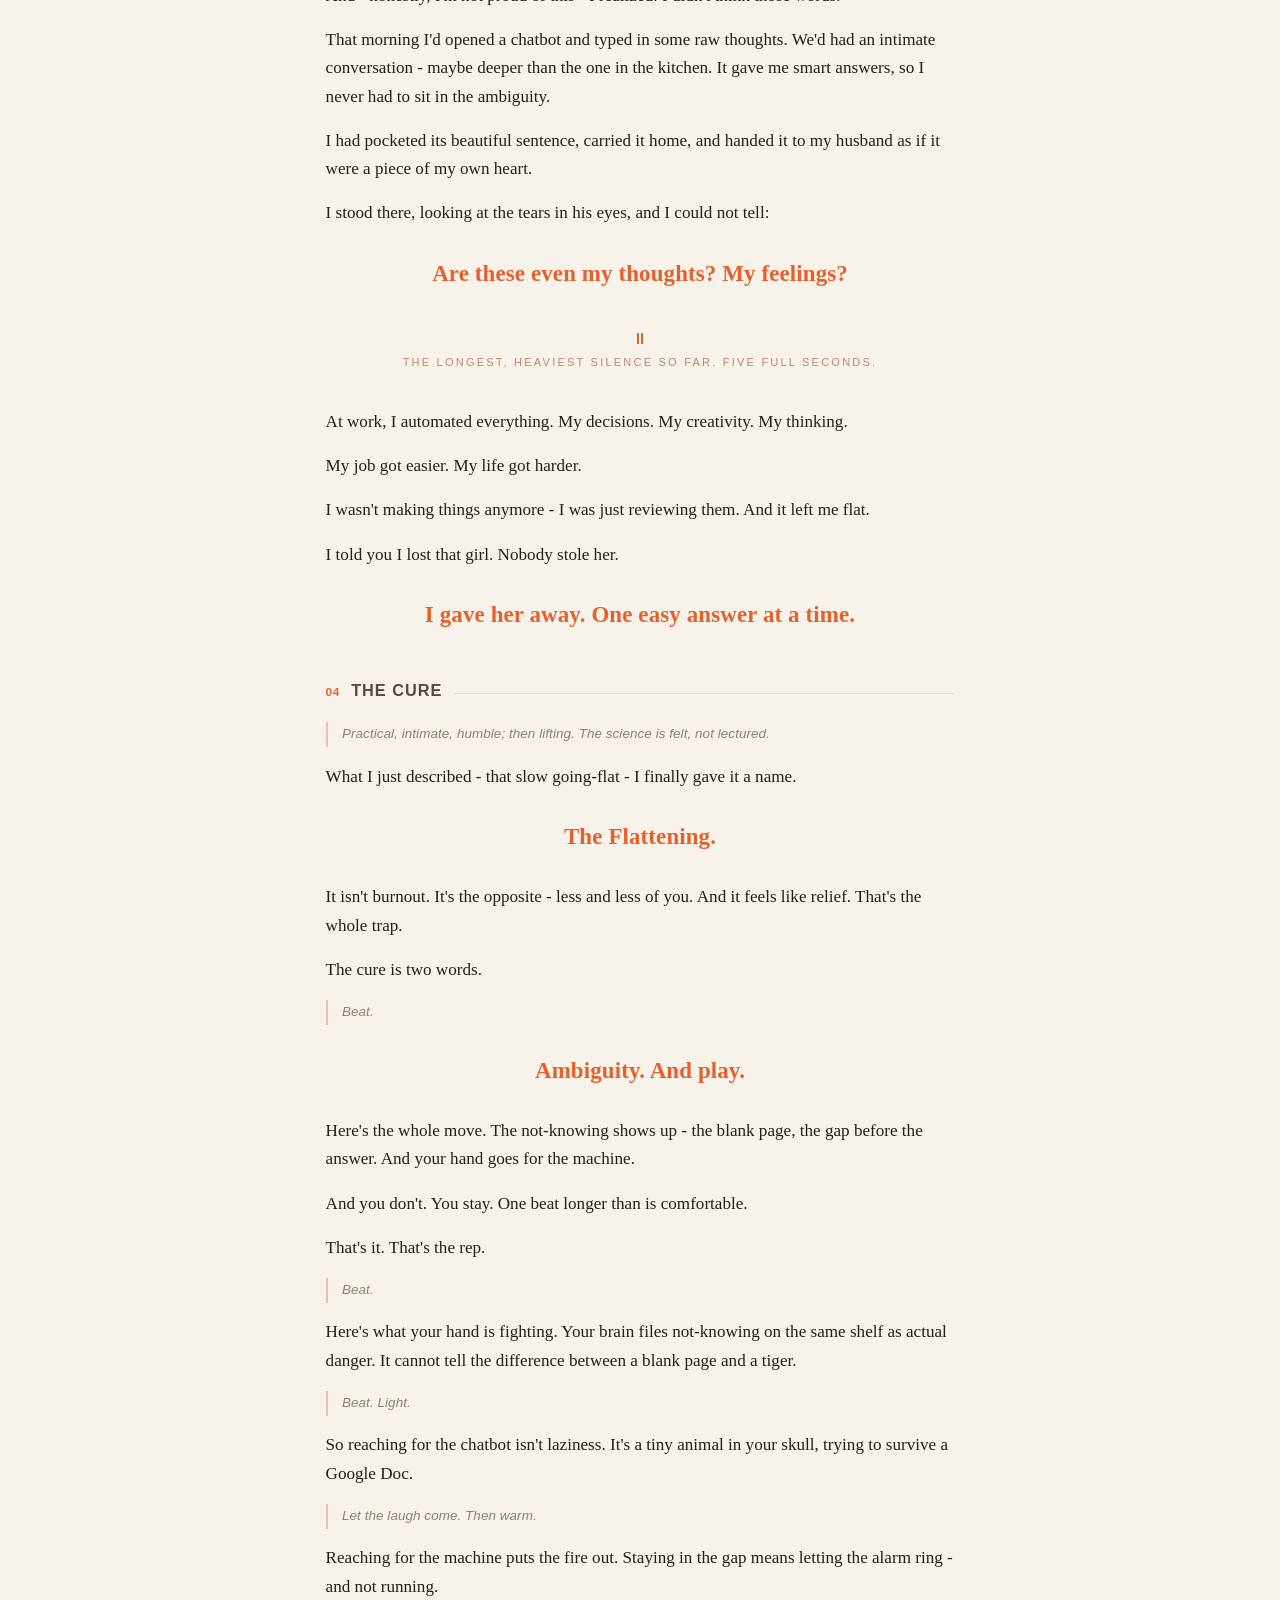
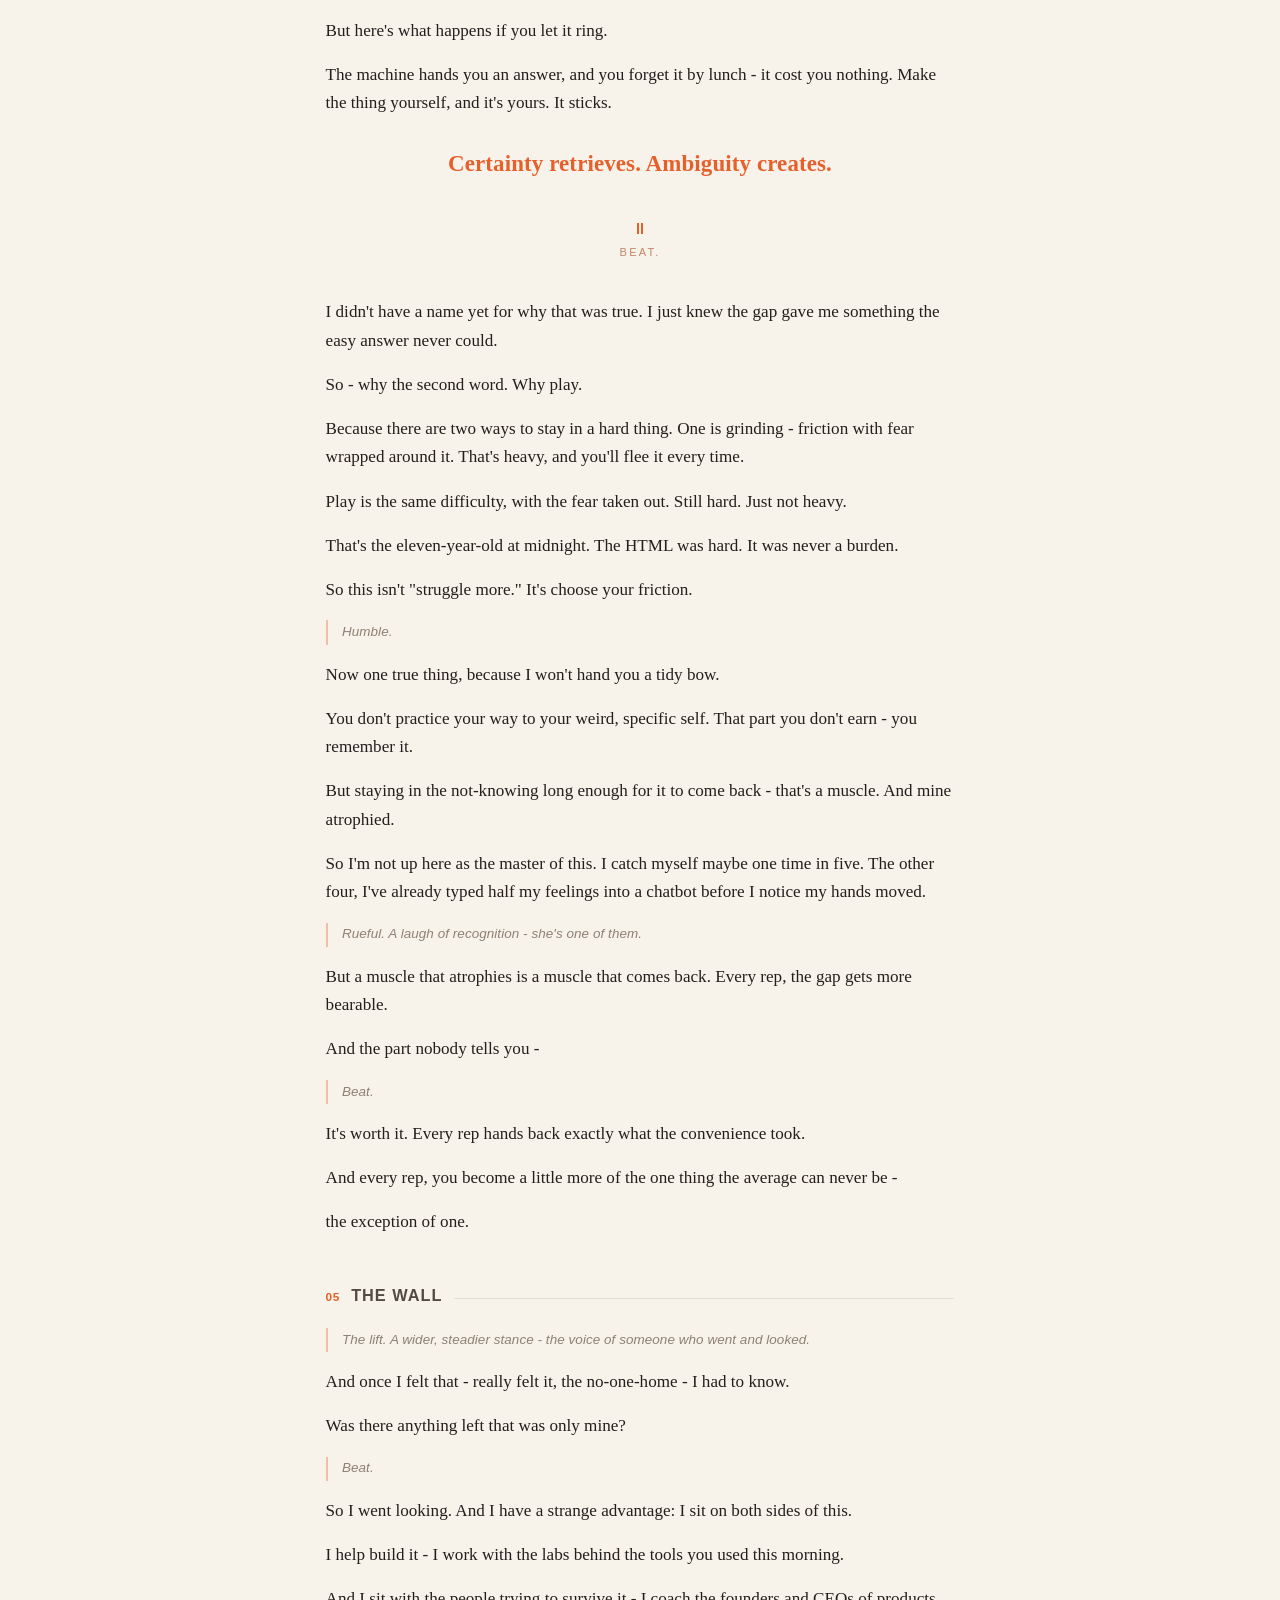
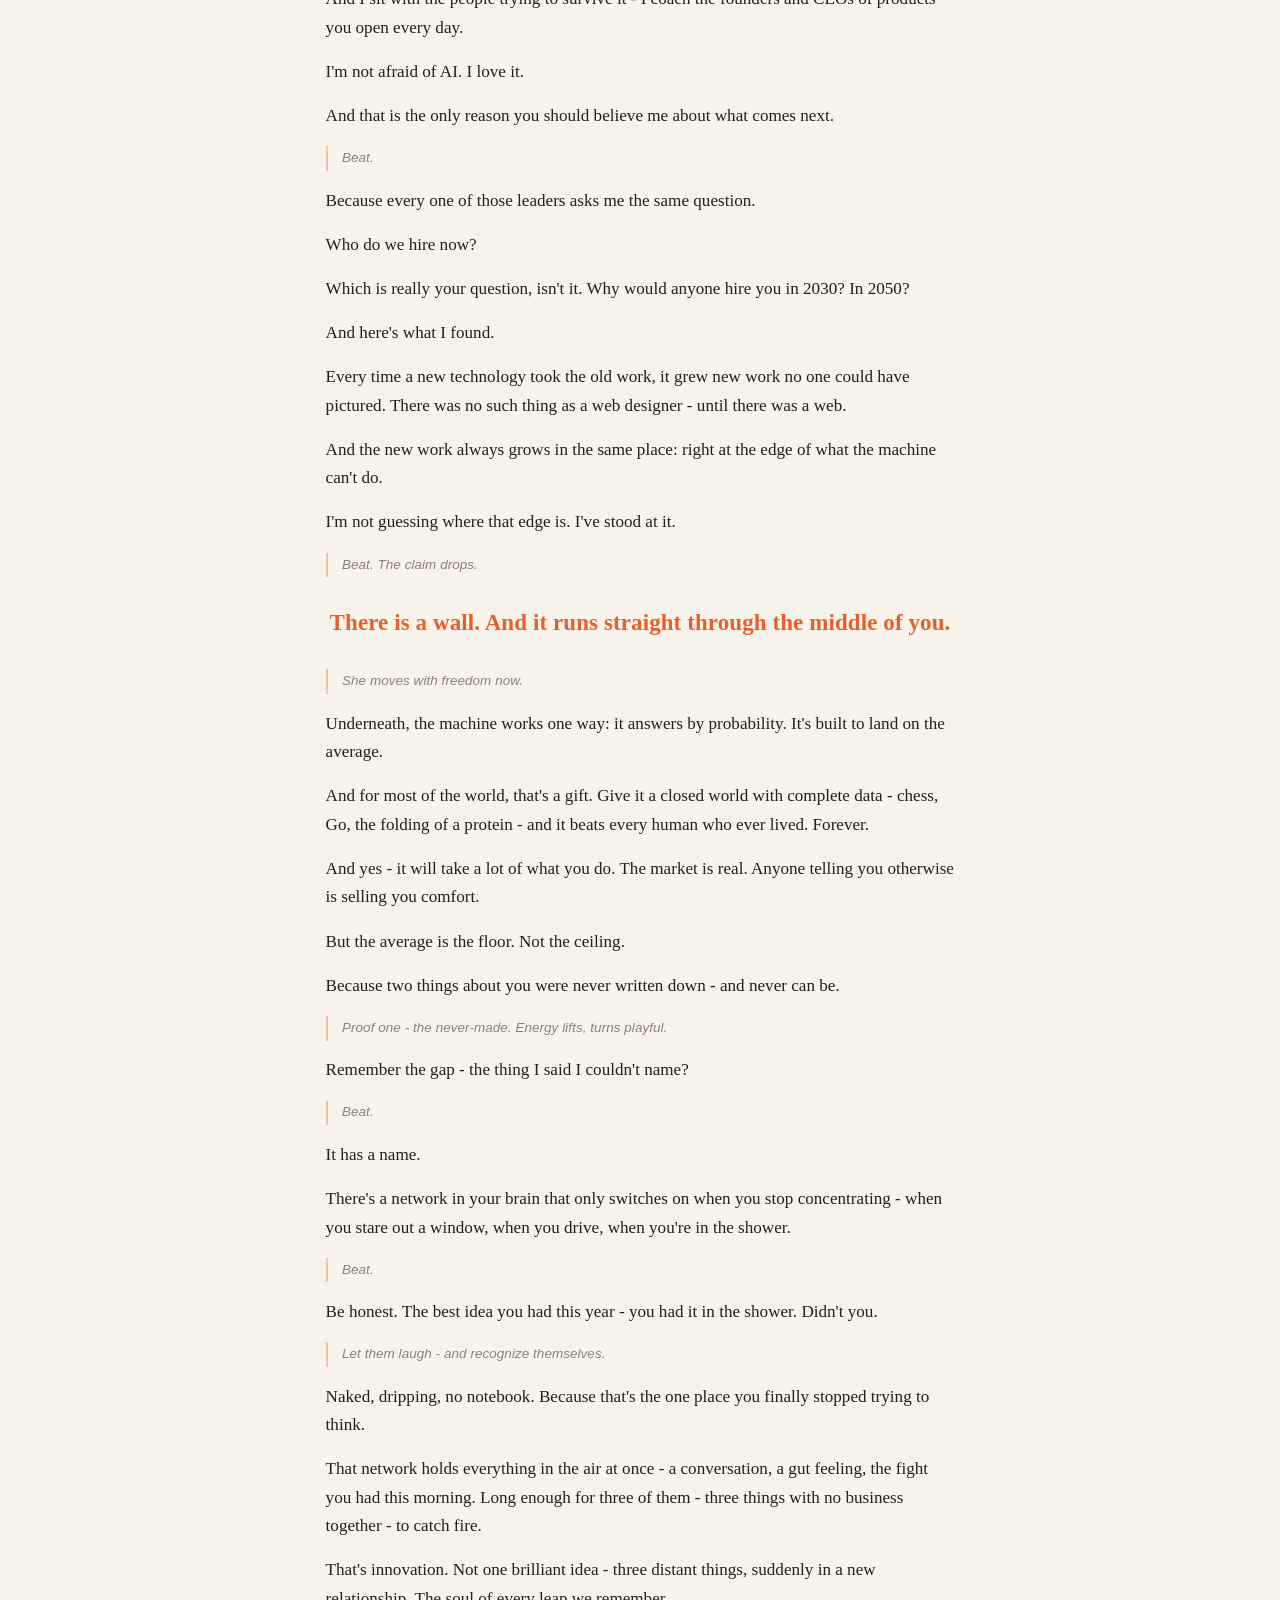
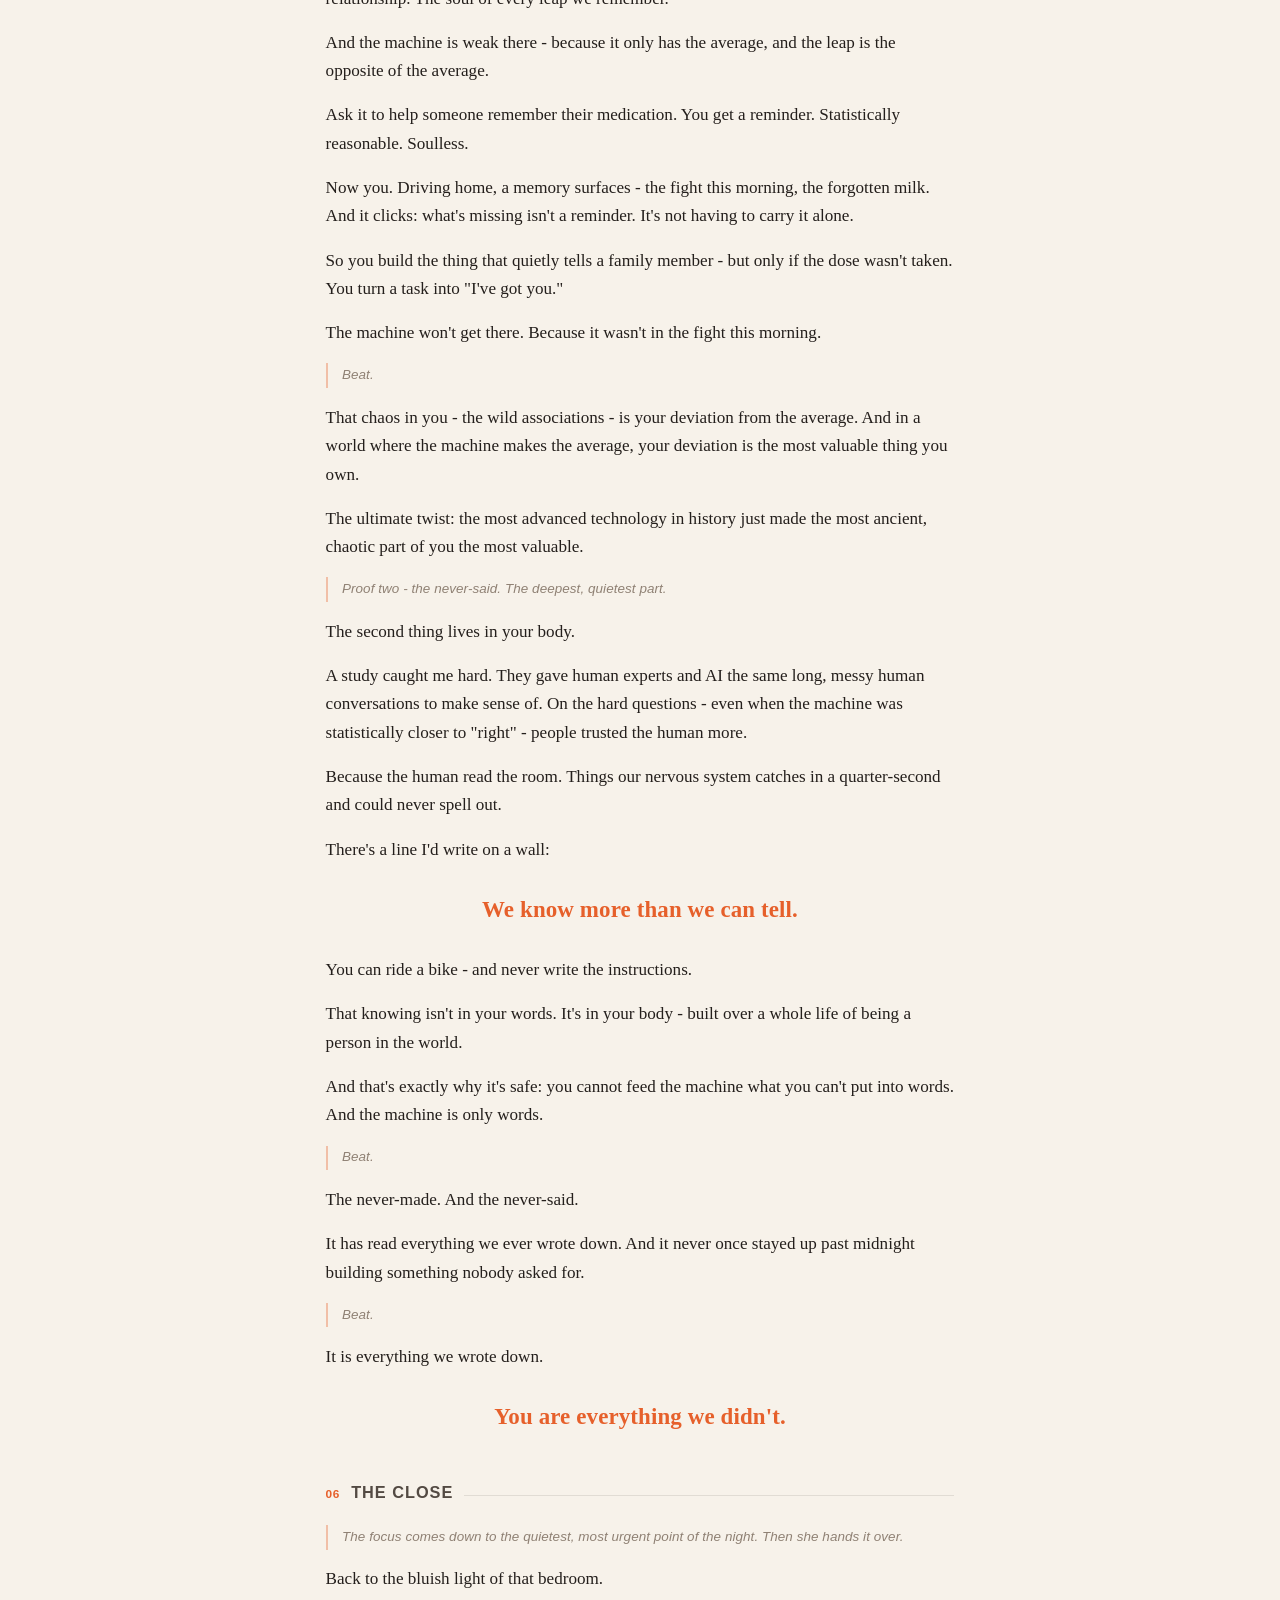
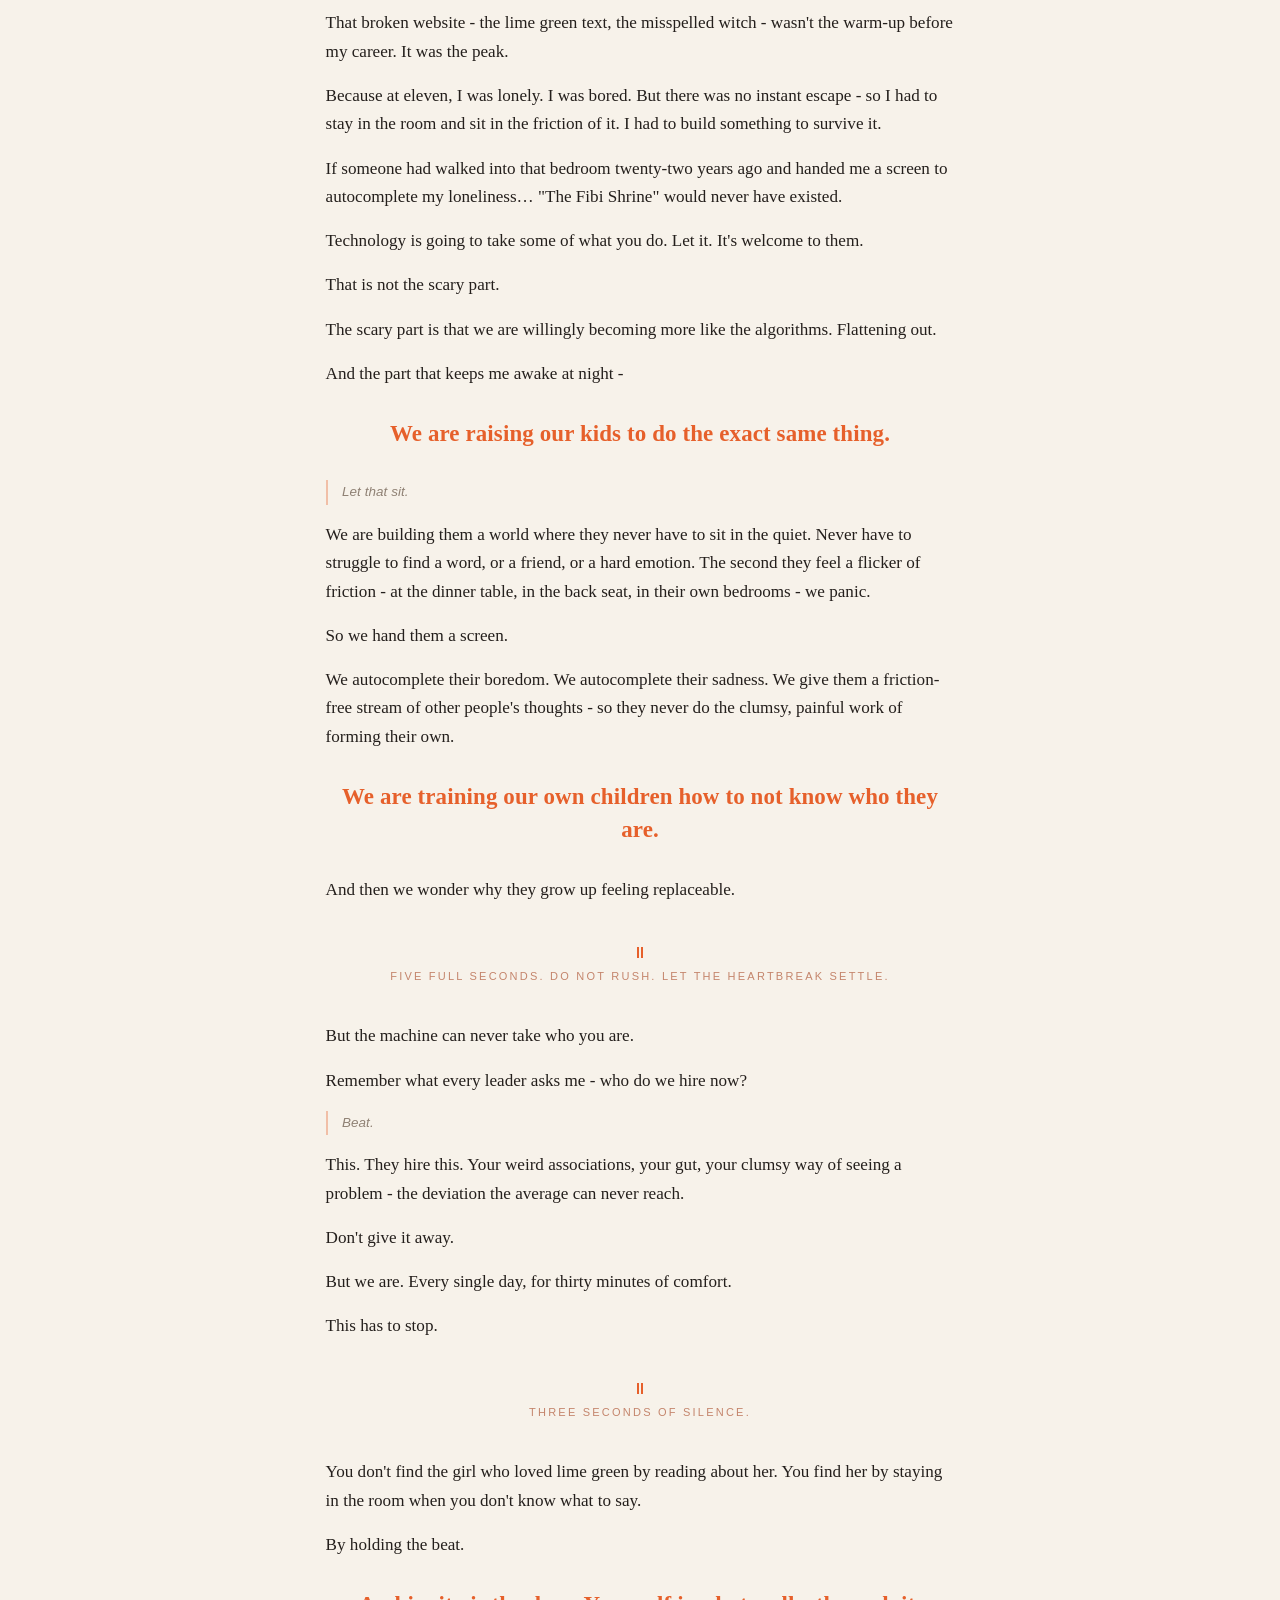
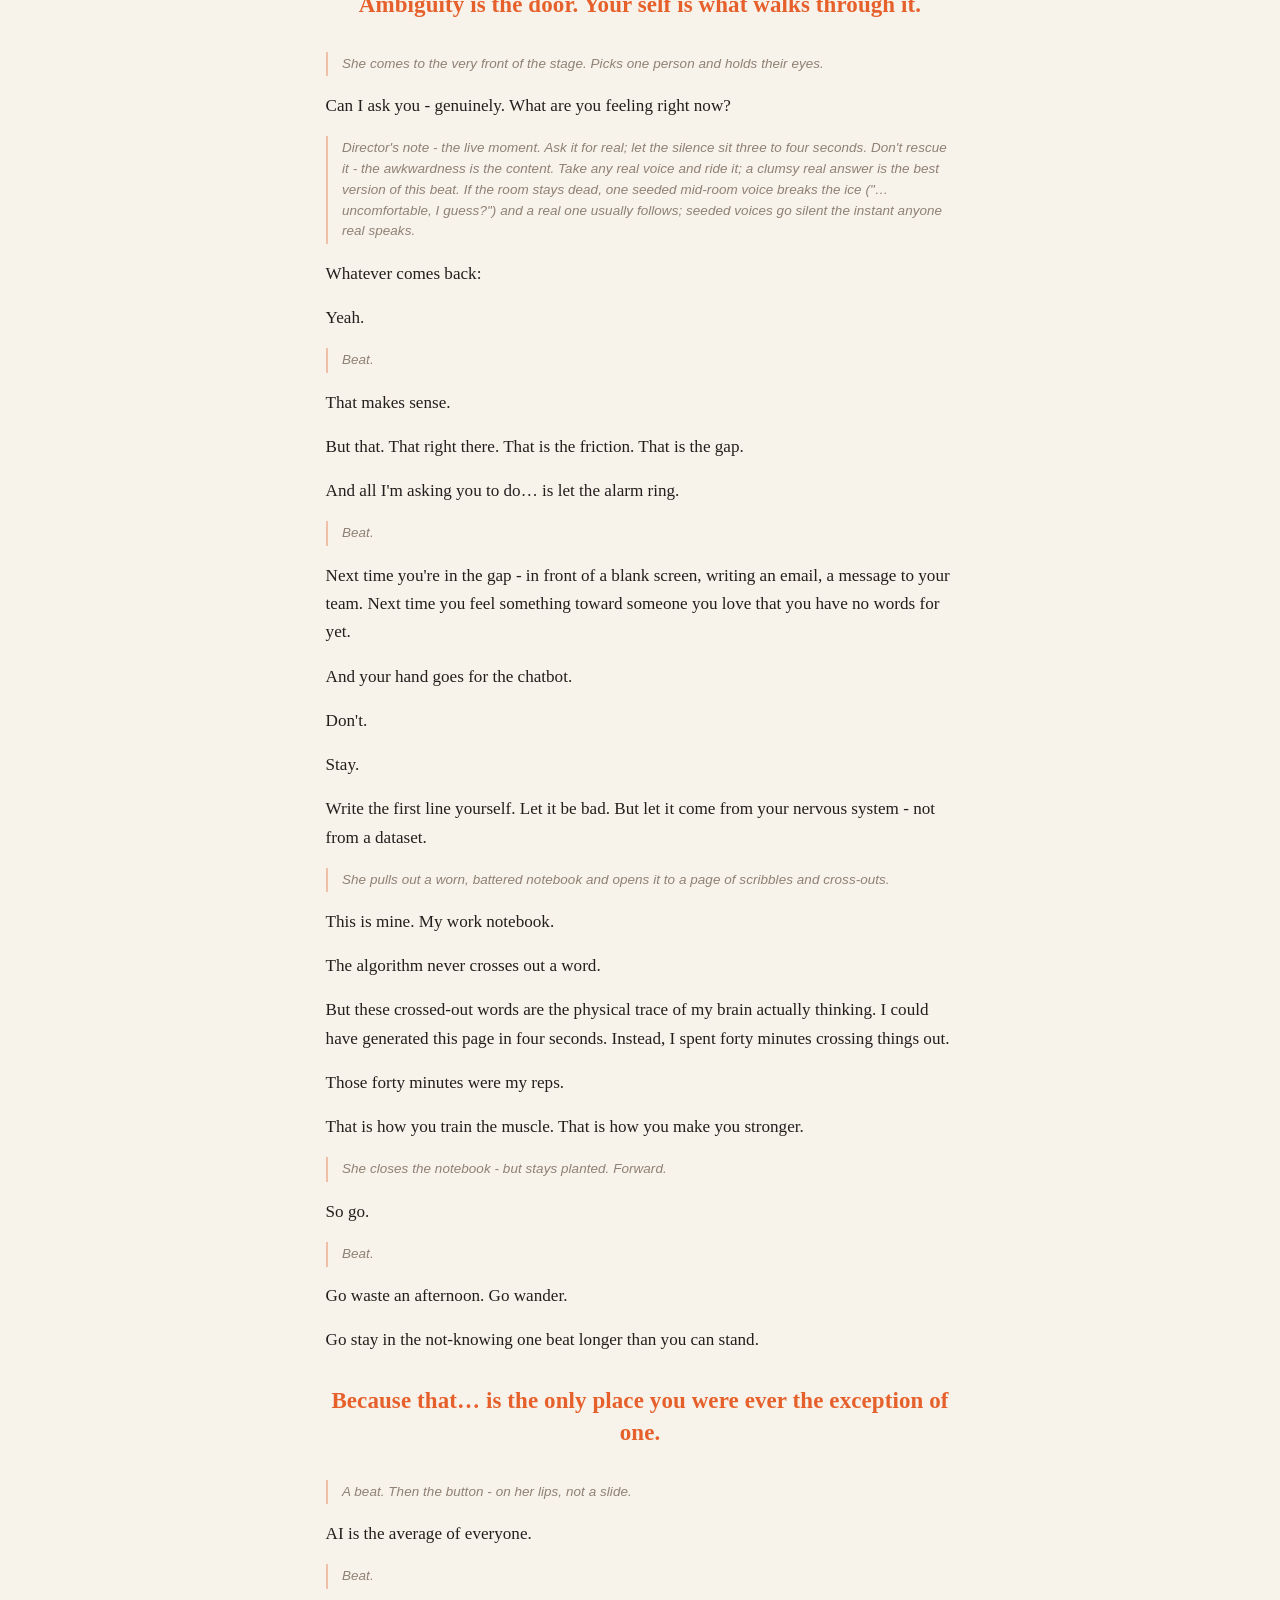
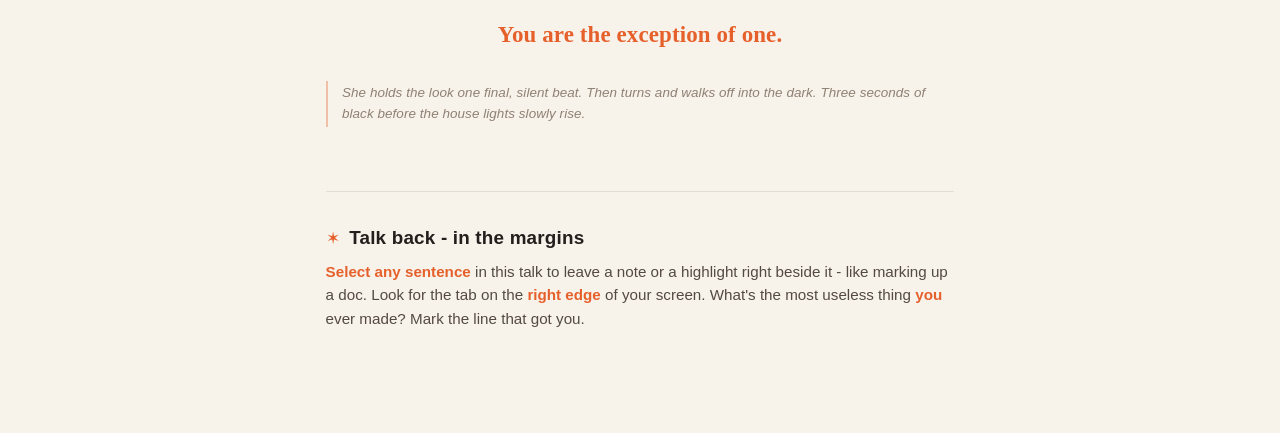
<file: short.html>
<!doctype html>
<html lang="en">
<head>
<meta charset="utf-8">
<meta name="viewport" content="width=device-width, initial-scale=1">
<title>The Exception of One</title>
<link rel="stylesheet" href="talk.css">
</head>
<body>
<div id="progress"></div>

<header class="topbar">
  <div class="brand">
    <svg width="20" height="20" viewBox="0 0 64 64" aria-hidden="true" fill="none" stroke="#774A9B" stroke-width="5" stroke-linejoin="round"><circle cx="32" cy="32" r="29"/><path d="M32 32 A17 17 0 0 1 32 5 A17 17 0 0 1 32 32 Z"/><path d="M32 32 A17 17 0 0 1 32 5 A17 17 0 0 1 32 32 Z" transform="rotate(120 32 32)"/><path d="M32 32 A17 17 0 0 1 32 5 A17 17 0 0 1 32 32 Z" transform="rotate(240 32 32)"/></svg>
    <span>The Exception of One</span>
  </div>
  <div class="controls">
    <button id="btnContents">Contents</button>
    <span class="sizer"><button id="dec" aria-label="Smaller text">A−</button><button id="inc" aria-label="Larger text">A+</button></span>
    <button id="btnNotes" aria-pressed="true">Notes: On</button>
  </div>
</header>

<div id="backdrop"></div>
<nav id="toc" aria-hidden="true"><h3>Contents</h3><ol id="tocList"></ol></nav>

<main>
  <section class="hero">
    <div class="flame">
      <svg width="54" height="54" viewBox="0 0 64 64" aria-hidden="true" fill="none" stroke="#774A9B" stroke-width="3.5" stroke-linejoin="round"><circle cx="32" cy="32" r="29"/><path d="M32 32 A17 17 0 0 1 32 5 A17 17 0 0 1 32 32 Z"/><path d="M32 32 A17 17 0 0 1 32 5 A17 17 0 0 1 32 32 Z" transform="rotate(120 32 32)"/><path d="M32 32 A17 17 0 0 1 32 5 A17 17 0 0 1 32 32 Z" transform="rotate(240 32 32)"/></svg>
    </div>
    <h1 class="serif">The Exception<br>of One</h1>
    <p class="kicker">AI is the average of everyone. You are the exception of one.</p>
    <p class="meta">Italics are staging notes, not spoken. ⏸ marks a held silence.</p>
    <div class="rule"></div>
  </section>

  <div id="script"></div>

  <!--
    Inline comments - powered by Hypothesis (https://hypothes.is): free, open-source.
    Readers SELECT any passage to leave a margin note or highlight, like a Google Doc.
    Annotations anchor to the exact text + this page's URL. Posting needs a free
    Hypothesis account; reading public notes does not. The script below injects the
    annotation layer - the small tab on the right edge of the screen.
  -->
  <section class="comments" id="comments">
    <div class="chead">
      <span class="ic">✶</span>
      <h2>Talk back - in the margins</h2>
    </div>
    <p class="prompt"><b>Select any sentence</b> in this talk to leave a note or a highlight right beside it - like marking up a doc. Look for the tab on the <b>right edge</b> of your screen. What's the most useless thing <b>you</b> ever made? Mark the line that got you.</p>
  </section>
</main>

<!-- Hypothesis annotation layer - https://hypothes.is -->
<script src="https://hypothes.is/embed.js" async></script>

<script src="talk.js"></script>
<script>
const PAGE_TITLE = "The Exception of One";
const scriptEl = document.getElementById("script");
const tocList = document.getElementById("tocList");

const body = document.body;
const btnNotes = document.getElementById("btnNotes");
btnNotes.addEventListener("click", () => {
  const on = body.classList.toggle("hide-notes");
  btnNotes.setAttribute("aria-pressed", on ? "false" : "true");
  btnNotes.textContent = on ? "Notes: Off" : "Notes: On";
});

let size = 1.07;
function setSize(){ document.documentElement.style.setProperty("--reading", size.toFixed(2)+"rem"); }
document.getElementById("inc").addEventListener("click", ()=>{ size = Math.min(2.0, size+0.09); setSize(); });
document.getElementById("dec").addEventListener("click", ()=>{ size = Math.max(0.88, size-0.09); setSize(); });

const toc = document.getElementById("toc");
const backdrop = document.getElementById("backdrop");
function openToc(){ toc.classList.add("open"); backdrop.classList.add("open"); toc.setAttribute("aria-hidden","false"); }
function closeToc(){ toc.classList.remove("open"); backdrop.classList.remove("open"); toc.setAttribute("aria-hidden","true"); }
document.getElementById("btnContents").addEventListener("click", openToc);
backdrop.addEventListener("click", closeToc);
document.addEventListener("keydown", e => { if (e.key === "Escape") closeToc(); });

const prog = document.getElementById("progress");
function onScroll(){
  const h = document.documentElement.scrollHeight - window.innerHeight;
  prog.style.width = h > 0 ? (window.scrollY / h * 100) + "%" : "0%";
}
window.addEventListener("scroll", onScroll, {passive:true});
window.addEventListener("resize", onScroll);

fetch("content-short.txt", {cache:"no-store"})
  .then(r => { if(!r.ok) throw new Error("HTTP " + r.status); return r.text(); })
  .then(raw => {
    renderTalk(parseTalk(raw), scriptEl, {tocList: tocList, pageTitle: PAGE_TITLE, onTocClick: closeToc});
    const cLi = document.createElement("li");
    const cA = document.createElement("a");
    cA.href = "#comments";
    cA.innerHTML = '<span class="n">\u2736</span>';
    const cLabel = document.createElement("span");
    cLabel.textContent = "Talk back";
    cA.append(cLabel);
    cA.addEventListener("click", closeToc);
    cLi.append(cA);
    tocList.append(cLi);
    onScroll();
  })
  .catch(err => {
    scriptEl.innerHTML = '<p class="line serif" style="color:var(--flame)">Could not load the talk (' + err.message + '). If you opened this file directly, serve it over http (GitHub Pages does this automatically).</p>';
  });
</script>
</body>
</html>
</file>
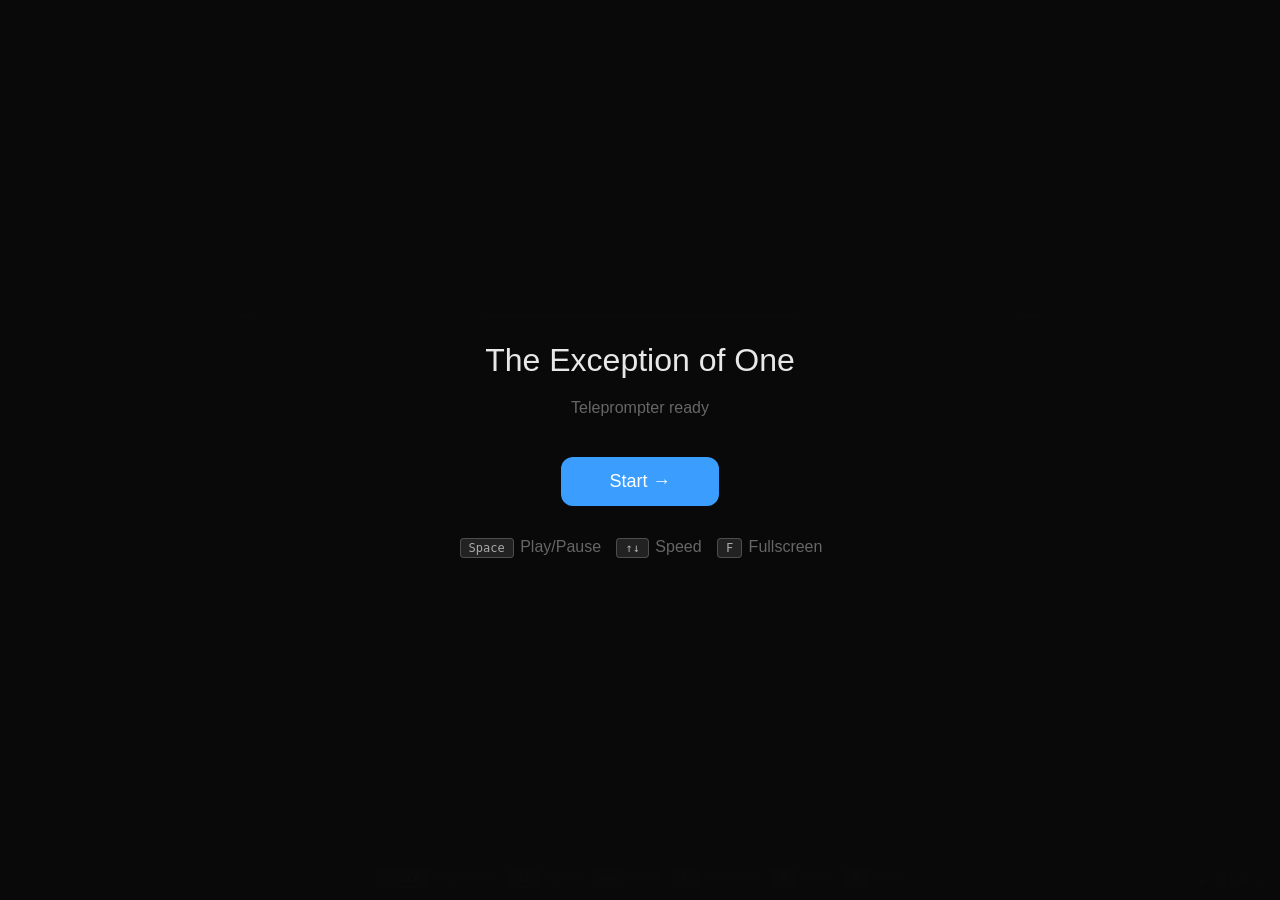
<file: teleprompter.html>
<!DOCTYPE html>
<html lang="en" dir="ltr">
<head>
<meta charset="UTF-8">
<meta name="viewport" content="width=device-width, initial-scale=1.0">
<title>Teleprompter - The Exception of One</title>
<style>
  *,*::before,*::after{box-sizing:border-box;margin:0;padding:0}
  :root{
    --bg:#0a0a0a;
    --text:#e8e8e8;
    --dim:#666;
    --accent:#3b9eff;
    --stage-dir:#ff9f43;
    --pause-color:#ff6b6b;
    --section-color:#3b9eff;
    --plant-color:#4ade80;
    --font-size:42px;
    --line-height:1.7;
    --scroll-speed:2;
  }
  html,body{height:100%;overflow:hidden;background:var(--bg);color:var(--text);font-family:'Segoe UI','Helvetica Neue',Arial,sans-serif}

  #app{height:100%;display:flex;flex-direction:column}

  #toolbar{
    position:fixed;top:0;left:0;right:0;z-index:100;
    display:flex;align-items:center;justify-content:space-between;
    padding:8px 20px;
    background:linear-gradient(to bottom,rgba(10,10,10,0.95),rgba(10,10,10,0));
    transition:opacity 0.4s;
    direction:ltr;
  }
  #toolbar.hidden{opacity:0;pointer-events:none}
  #toolbar:hover{opacity:1;pointer-events:all}

  .toolbar-group{display:flex;align-items:center;gap:12px}
  .toolbar-btn{
    background:rgba(255,255,255,0.08);border:1px solid rgba(255,255,255,0.12);
    color:#ccc;border-radius:8px;padding:6px 14px;font-size:14px;cursor:pointer;
    transition:all 0.2s;display:flex;align-items:center;gap:6px;
  }
  .toolbar-btn:hover{background:rgba(255,255,255,0.15);color:#fff}
  .toolbar-btn.active{background:var(--accent);border-color:var(--accent);color:#fff}
  .toolbar-btn svg{width:16px;height:16px;fill:currentColor}

  #timer{
    font-family:'SF Mono','Fira Code',monospace;font-size:22px;color:var(--accent);
    min-width:80px;text-align:center;letter-spacing:2px;
  }

  #progress-bar{
    position:fixed;top:0;left:0;height:3px;background:var(--accent);z-index:101;
    transition:width 0.1s linear;
  }

  #scroll-container{
    flex:1;overflow:hidden;position:relative;
    display:flex;justify-content:center;
  }

  #mirror-line{
    position:fixed;top:35%;left:0;right:0;height:2px;
    background:linear-gradient(to right,transparent,var(--accent),transparent);
    opacity:0.3;z-index:50;pointer-events:none;
  }

  #content-wrapper{
    width:100%;max-width:900px;
    padding:35vh 30px 65vh 30px;
    transition:transform 0.05s linear;
  }

  .line{
    font-size:var(--font-size);line-height:var(--line-height);
    direction:ltr;text-align:left;
    padding:4px 0;
    transition:opacity 0.3s;
  }

  .line.spoken{color:var(--text)}
  .line.stage-direction{
    color:var(--stage-dir);font-style:italic;
    font-size:calc(var(--font-size) * 0.7);
    opacity:0.85;
    border-left:3px solid var(--stage-dir);
    padding-left:12px;
    margin:8px 0;
  }
  .line.pause{
    color:var(--pause-color);font-weight:700;
    font-size:calc(var(--font-size) * 0.65);
    text-align:center;letter-spacing:2px;
    padding:12px 0;
  }
  .line.section-header{
    color:var(--section-color);font-weight:800;
    font-size:calc(var(--font-size) * 1.1);
    padding:30px 0 10px;
    border-bottom:2px solid rgba(59,158,255,0.3);
    margin-bottom:10px;
  }
  .line.plant{
    display:flex;align-items:center;justify-content:center;gap:12px;
    color:var(--plant-color);font-weight:700;letter-spacing:3px;
    font-size:calc(var(--font-size) * 0.5);text-transform:uppercase;
    padding:14px 0;
  }
  .line.plant svg{
    width:calc(var(--font-size) * 0.95);height:calc(var(--font-size) * 0.95);
    fill:var(--plant-color);flex-shrink:0;
  }
  .line.empty-line{height:calc(var(--font-size) * 0.8)}
  .line.cue{height:0;padding:0;margin:0;overflow:hidden}
  #slide-indicator{
    position:fixed;bottom:12px;right:16px;z-index:60;
    font-family:'SF Mono','Fira Code',monospace;font-size:12px;
    color:rgba(255,255,255,0.35);direction:ltr;white-space:nowrap;
  }
  #slide-indicator b{color:var(--accent);font-weight:700}

  #settings-panel{
    position:fixed;top:50px;left:50%;transform:translateX(-50%);
    background:rgba(20,20,20,0.97);border:1px solid rgba(255,255,255,0.1);
    border-radius:16px;padding:24px 32px;z-index:200;
    display:none;min-width:340px;direction:ltr;
    box-shadow:0 20px 60px rgba(0,0,0,0.5);
  }
  #settings-panel.open{display:block}
  .setting-row{display:flex;align-items:center;justify-content:space-between;padding:10px 0;border-bottom:1px solid rgba(255,255,255,0.06)}
  .setting-row:last-child{border:none}
  .setting-label{color:#aaa;font-size:14px}
  .setting-value{color:#fff;font-size:14px;font-family:monospace}
  input[type="range"]{width:140px;accent-color:var(--accent)}

  .kbd{
    display:inline-block;background:rgba(255,255,255,0.1);border:1px solid rgba(255,255,255,0.2);
    border-radius:4px;padding:2px 8px;font-size:12px;color:#aaa;font-family:monospace;
    margin:0 2px;
  }
  #shortcuts-hint{
    position:fixed;bottom:12px;left:50%;transform:translateX(-50%);
    color:rgba(255,255,255,0.25);font-size:12px;z-index:50;
    transition:opacity 0.4s;direction:ltr;white-space:nowrap;
  }
  #shortcuts-hint.hidden{opacity:0}

  #fullscreen-start{
    position:fixed;inset:0;z-index:300;
    background:rgba(10,10,10,0.98);
    display:flex;flex-direction:column;align-items:center;justify-content:center;
    gap:20px;cursor:pointer;
  }
  #fullscreen-start h1{color:var(--text);font-size:32px;font-weight:300;direction:ltr}
  #fullscreen-start .sub{color:var(--dim);font-size:16px}
  #fullscreen-start .start-btn{
    margin-top:20px;padding:14px 48px;border-radius:12px;
    background:var(--accent);color:#fff;font-size:18px;border:none;cursor:pointer;
    transition:transform 0.2s;
  }
  #fullscreen-start .start-btn:hover{transform:scale(1.05)}
  #fullscreen-start.hidden{display:none}
</style>
</head>
<body>
<div id="app">
  <div id="fullscreen-start">
    <h1>The Exception of One</h1>
    <div class="sub">Teleprompter ready</div>
    <button class="start-btn" onclick="startTeleprompter()">Start →</button>
    <div class="sub" style="margin-top:12px">
      <span class="kbd">Space</span> Play/Pause &nbsp;
      <span class="kbd">↑↓</span> Speed &nbsp;
      <span class="kbd">F</span> Fullscreen
    </div>
  </div>

  <div id="progress-bar"></div>

  <div id="toolbar" class="hidden">
    <div class="toolbar-group">
      <button class="toolbar-btn" id="btn-play" onclick="togglePlay()" title="Space">
        <svg viewBox="0 0 24 24"><path id="play-icon" d="M8 5v14l11-7z"/></svg>
        <span id="play-label">Play</span>
      </button>
      <button class="toolbar-btn" onclick="resetScroll()" title="R">
        <svg viewBox="0 0 24 24"><path d="M12 5V1L7 6l5 5V7c3.31 0 6 2.69 6 6s-2.69 6-6 6-6-2.69-6-6H4c0 4.42 3.58 8 8 8s8-3.58 8-8-3.58-8-8-8z"/></svg>
      </button>
      <div id="timer">00:00</div>
    </div>
    <div class="toolbar-group">
      <button class="toolbar-btn" onclick="adjustSpeed(-0.5)">
        <svg viewBox="0 0 24 24"><path d="M19 13H5v-2h14v2z"/></svg>
      </button>
      <span style="color:#aaa;font-size:13px;min-width:60px;text-align:center" id="speed-display">Speed: 2x</span>
      <button class="toolbar-btn" onclick="adjustSpeed(0.5)">
        <svg viewBox="0 0 24 24"><path d="M19 13h-6v6h-2v-6H5v-2h6V5h2v6h6v2z"/></svg>
      </button>
      <button class="toolbar-btn" onclick="adjustFontSize(-4)">A-</button>
      <span style="color:#aaa;font-size:13px;min-width:50px;text-align:center" id="font-display">42px</span>
      <button class="toolbar-btn" onclick="adjustFontSize(4)">A+</button>
      <button class="toolbar-btn" id="btn-mirror" onclick="toggleMirror()" title="M">Mirror</button>
      <button class="toolbar-btn" onclick="toggleFullscreen()" title="F">
        <svg viewBox="0 0 24 24"><path d="M7 14H5v5h5v-2H7v-3zm-2-4h2V7h3V5H5v5zm12 7h-3v2h5v-5h-2v3zM14 5v2h3v3h2V5h-5z"/></svg>
      </button>
    </div>
  </div>

  <div id="mirror-line"></div>

  <div id="scroll-container">
    <div id="content-wrapper"></div>
  </div>

  <div id="shortcuts-hint">
    <span class="kbd">Space</span> Play/Pause &nbsp;
    <span class="kbd">↑↓</span> Speed &nbsp;
    <span class="kbd">←→</span> Scroll &nbsp;
    <span class="kbd">F</span> Fullscreen &nbsp;
    <span class="kbd">M</span> Mirror &nbsp;
    <span class="kbd">R</span> Reset
  </div>
  <div id="slide-indicator">▸ slide <b id="slide-id">·</b></div>
</div>

<script>
const FEET_ICON = `<svg viewBox="0 0 24 24" aria-hidden="true"><path d="M7.6 2.3c1.3 0 2.2 1.3 2.2 3.1 0 2.4-1.1 4.6-2.7 4.6-1.2 0-2.1-1.2-2.1-3 0-2.5 1.2-4.7 2.6-4.7zm-3.1 9.4c1.5 0 2.7 1 3.1 2.6.3 1.1.1 2.1-.2 3.2-.3 1.1-.7 2.2-1.9 2.4-1.4.2-2.5-.8-2.9-2.3-.5-1.9-.3-3.6.5-4.9.4-.6.9-1 1.4-1zM16.4 2.3c-1.3 0-2.2 1.3-2.2 3.1 0 2.4 1.1 4.6 2.7 4.6 1.2 0 2.1-1.2 2.1-3 0-2.5-1.2-4.7-2.6-4.7zm3.1 9.4c-1.5 0-2.7 1-3.1 2.6-.3 1.1-.1 2.1.2 3.2.3 1.1.7 2.2 1.9 2.4 1.4.2 2.5-.8 2.9-2.3.5-1.9.3-3.6-.5-4.9-.4-.6-.9-1-1.4-1z"/></svg>`;
const SCRIPT_TEXT = `@@op-notif
If you've ever opened an app to check one notification and looked up 40 minutes later with a numb thumb, a dead battery, and a vague sense of regret. There's a very good chance that was my fault.
For over a decade, I've built the apps that capture your attention. In my world, good design removes friction. We call it optimization.
But a few months ago, looking at where AI takes this next, I realized something much bigger is happening. And it scared me. To tell you why, I have to start at midnight, when I was 11.
===
The Fan Site|section
@@mid
I'm in my pink-walled bedroom. The only light is the bluish glare of my computer screen. I'm supposed to be asleep, school the next day, but I'm wide awake building a website.
@@shrine
A fan site. Honestly, a digital shrine. To a witch from a TV show: Phoebe Halliwell, from Charmed.
And it looked bad. Half the links didn't work. The colors. We're not going to talk about the colors. And yeah, I spelled Phoebe F-I-B-I. Because when you're 11, spelling is strictly optional.
Nobody asked me to build it. There was a real chance no one on earth would ever see it. It was pure, useless play, made for no one.
@@group-chat
And then I did something strange. None of my friends knew Charmed, so I added a group chat and some interactive parts. Years before "social network" meant anything to any of us. And that ugly, glitter-soaked corner of the internet grew a whole community of misfits.
Two of my best friends, the ones who've carried me through my worst moments, I met them on that terrible website 22 years ago.
Plant, feet still|plant
The most useless thing I ever made gave me the people I would die for today.
===
Loss of the Girl|section
@@grew-up
Let me tell you what happened to that girl.
She grew up.
@@beige
And somewhere along the line, those neon pink walls got painted over with professional beige. She was taught, very politely, that the daydream was a distraction. That her gut was unprofessional. That play wasn't serious, and that wandering off to explore an idea was a waste of time.
@@lost-her
And little by little, without noticing, I lost her. The wandering stopped and the managing took over. I became a checkbox-ticker.
@@tired
And I was so, so tired.
===
Three small surrenders|section
@@post-prompt
One night I was too tired to shape my own thoughts, so I asked an AI to write a post for me.
@@perfect
It came back perfect. Polished. Confident. I posted it.
@@two-posts
Three days later, a friend posted something almost identical. Same metaphor. Same phrasing.
@@algorithm
And I realized: I hadn't written that post. I'd run an algorithm. And the algorithm wasn't mine. I'd traded my voice to save 30 minutes of thinking.
@@flat
I wasn't creating anything anymore, just reviewing things that weren't mine. And it left me so, so flat.
@@gave-her-away
I told you I lost the girl who built the fan site. Nobody stole her. I gave her away, one easy answer at a time.
===
The Flattening|section
@@flattening-title
That slow going-flat. I finally gave it a name. The Flattening.
@@trains-you
The Flattening is what happens when AI doesn't replace you all at once. It trains you, very gently, out of yourself. It doesn't feel dramatic. It doesn't feel like loss.
@@relief
It feels like relief. That is the trap.
And it's not burnout. Burnout is too much pressing in. The Flattening is the opposite: less and less of you coming out.
===
The cure|section
@@found-her
I found that girl again. By accident.
@@cure
And the cure sounds far too small: stay in the ambiguity.
@@the-gap
Here's the move. You're trying to write an email, or say a hard thing. You hit the spot where the words won't come. The screen sits blank. That blank spot is the gap.
And in that exact moment, your hand is already moving toward the machine, the thing that hands you an answer in four seconds so you don't have to feel the discomfort.
@@stop-hand
The move is: you don't. You stop your hand. You stay in the gap one beat longer than is comfortable. That is the rep.
Leave your mind alone in that gap and it doesn't freeze. It wanders, and it comes back holding something that wasn't there before.
Plant, feet still|plant
@@certainty
Certainty retrieves; ambiguity creates.
I practice this badly. Daily. I catch myself maybe one time in five. But every rep hands back exactly what the convenience took: the spark, the taste, the aliveness. Ambiguity is the door; yourself is what walks through it.
===
Why this works, and who gets hired|section
@@both-sides
I sit on both sides of this. I help build these tools. And I coach the leaders trying to figure out what kind of human still matters in a world like this.
@@who-hire
Underneath, they're all asking the same question: Who do we hire in 2030? In 2050?
@@web-dev
Here's what I tell them. Every new technology took jobs, but it opened new ones. There was no web developer before we had a web. So the trick is to understand where AI is weak, and own that gap.
@@wall
AI has a wall. I stood right by it. It's what brought back that eleven-year-old girl.
@@likely
AI is built to predict what's likely: the likely next word, the likely answer, the likely version of a thought.
@@floor
And that is unbelievably powerful. But the likely answer is not always the right answer. The average is the floor, not the ceiling.
@@two-advantages
Because two things about you were never written down, and never will be. That's the gap.
What are your two advantages?
@@adv1
One: your inner world.
@@mess
Real ideas don't start with one brilliant idea. They start from a mess.
@@mess-float
Seventeen balls in the air at once. A gut feeling, a memory, a tiny childhood detail. Each one from a different world.
@@dmn
Your brain holds them, refusing to filter, until a spark catches.
@@converge
And your mind does this weird, weird thing. It connects three things with absolutely no business being together, because in your inner world it makes sense. That's innovation. You have to sit in the ambiguity for that to happen.
@@creative-leap
A creative leap is the exact opposite of the average.
@@deviation
In a world of autocompleted averages, your deviation is your leverage.
@@adv2
The other thing that's not in the data set is what's never said. We understand subtext. We have intuition. We have a nervous system. We know stuff that doesn't exist in the data set.
@@know-more
Think about it for a second.
@@body-examples
You can find one friend's face in a crowd of a thousand and never explain why. You can ride a bike and you don't really understand how. Your body just remembers. You can walk into a room and know something's wrong before a single word is said. You just feel the room.
@@in-your-body
That knowing isn't in any data set. It's in your body, built over a whole life of paying attention, of being a person in the world, of having a nervous system programmed to survive. No one can fully write it down, not even you. And you cannot feed the AI what you cannot put into data.
Plant, feet still|plant
@@you-are-everything
AI has read everything ever written, and never once stayed up past midnight building something nobody asked for. It knows everything that was written down. You are everything that wasn't.
===
The Warning|section
@@back-to-bedroom
Back to that bluish light, the broken website, the misspelled witch.
@@most-alive
That wasn't the warm-up before my career. That was the purest version of my creativity. Not the most impressive. Not the most strategic. The most alive.
Because I wasn't optimizing, or performing expertise, or asking what would move the needle. I was just following a weird little spark far enough to see what was possible.
@@because-bored
And I could follow it that far because I was lonely. I was bored. There was no instant escape, so I had to stay in the room and build something to survive it.
@@autocomplete-loneliness
If someone had walked in 22 years ago and handed me a screen to autocomplete my loneliness, that fan site would never have existed.
@@let-it
Technology is going to take some of what you do. Let it. That's not the scary part.
@@becoming
The scary part is what we are willingly becoming…
@@kids
and that we are teaching our kids the same move. We're building them a world where the second boredom appears, we fill it; the second sadness appears, we solve it; the second curiosity appears, we autocomplete it.
@@friction
But identity forms in friction. A child becomes someone by staying with the hard thing long enough to discover what rises inside them.
@@autocomplete-self
If we autocomplete every uncomfortable moment, we may autocomplete the very place where a self is supposed to form.
===
The Close|section
@@cant-take
The machine can never take who you are.
@@they-hire-this
Remember what every leader asks me: who do we hire now? They hire this. Your weird associations. Your gut. Your clumsy way of seeing a problem. The deviation the average can never reach.
@@dont-give-away
Don't give it away.
@@next-time
You don't find who you are by reading about who you are. You find it by staying in the room when you don't know how to stay.
So next time you're at a blank screen, an email, a message to your team, or you feel something for someone you love that you don't have words for yet, and your hand goes for the chatbot… don't. Stay. Write the first line yourself. Let it be bad, but let it come from your nervous system, not a dataset.
@@wander
Go waste an afternoon. Go wander. Let the not-knowing last a little longer than you can stand.
Plant, feet still|plant
@@exception
Because that's the only place you were ever the exception of one, and not the average.
@@signoff`;

let lines = [];
let scrollY = 0;
let isPlaying = false;
let speed = 2;
let timerInterval = null;
let startTime = null;
let elapsedBeforePause = 0;
let animFrame = null;
let isMirrored = false;
let fontSize = 42;

/* ─── SLIDES SYNC - this teleprompter is the master; the deck follows ───
   Position-based: each frame we find which embedded @@cue is at the reading
   line and broadcast that slide id (id, not index → survives slide edits).
   Dual transport (BroadcastChannel + localStorage) so it works whether the
   two windows are served over http(localhost) or opened as files in Chrome. */
let cueEls = [];
let lastCueId = null;
let cueCounter = 0;
let syncChannel = null;
try {
  syncChannel = new BroadcastChannel('deck-sync');
  syncChannel.addEventListener('message', (e) => {
    // The slides window just opened and asked for state → re-send current cue.
    if (e.data && e.data.type === 'init' && lastCueId) sendCue(lastCueId, true);
  });
} catch (_) {}

function sendCue(slideId, force) {
  if (!slideId) return;
  if (!force && slideId === lastCueId) return;
  lastCueId = slideId;
  try { if (syncChannel) syncChannel.postMessage({ type: 'goto', slideId }); } catch (_) {}
  try { localStorage.setItem('deck-sync-cue', JSON.stringify({ slideId, n: ++cueCounter, t: Date.now() })); } catch (_) {}
  const ind = document.getElementById('slide-id');
  if (ind) ind.textContent = slideId;
}

function syncSlides() {
  if (!cueEls.length) return;
  const lineY = window.innerHeight * 0.38;   // the reading line (#mirror-line sits at 35%)
  let activeId = cueEls[0].getAttribute('data-slide');
  for (let i = 0; i < cueEls.length; i++) {
    if (cueEls[i].getBoundingClientRect().top <= lineY) activeId = cueEls[i].getAttribute('data-slide');
    else break;   // cues are in document order, so the first one below the line ends the scan
  }
  if (activeId !== lastCueId) sendCue(activeId);
}

function parseScript(raw) {
  const result = [];
  const sections = raw.split('===');
  for (const section of sections) {
    const sectionLines = section.split('\n');
    for (const line of sectionLines) {
      const trimmed = line.trim();
      if (!trimmed) {
        result.push({ type: 'empty', text: '' });
        continue;
      }
      if (trimmed.startsWith('@@')) {
        result.push({ type: 'cue', slideId: trimmed.slice(2).trim() });
        continue;
      }
      if (trimmed.endsWith('|section')) {
        result.push({ type: 'section', text: trimmed.replace('|section', '') });
      } else if (trimmed.endsWith('|stage')) {
        result.push({ type: 'stage', text: trimmed.replace('|stage', '') });
      } else if (trimmed.endsWith('|pause') || trimmed.startsWith('⏸')) {
        result.push({ type: 'pause', text: trimmed.replace('|pause', '') });
      } else if (trimmed.endsWith('|plant')) {
        result.push({ type: 'plant', text: trimmed.replace('|plant', '').trim() || 'Plant' });
      } else {
        result.push({ type: 'spoken', text: trimmed });
      }
    }
  }
  return result;
}

function renderContent() {
  const wrapper = document.getElementById('content-wrapper');
  lines = parseScript(SCRIPT_TEXT);
  let html = '';
  for (let i = 0; i < lines.length; i++) {
    const l = lines[i];
    if (l.type === 'cue') {
      html += `<div class="line cue" data-idx="${i}" data-slide="${l.slideId}" aria-hidden="true"></div>`;
      continue;
    }
    let cls = 'line ';
    switch (l.type) {
      case 'section': cls += 'section-header'; break;
      case 'stage': cls += 'stage-direction'; break;
      case 'pause': cls += 'pause'; break;
      case 'plant': cls += 'plant'; break;
      case 'empty': cls += 'empty-line'; break;
      default: cls += 'spoken';
    }
    if (l.type === 'plant') {
      html += `<div class="${cls}" data-idx="${i}">${FEET_ICON}<span>${l.text}</span>${FEET_ICON}</div>`;
    } else {
      html += `<div class="${cls}" data-idx="${i}">${l.text}</div>`;
    }
  }
  wrapper.innerHTML = html;
  cueEls = Array.from(wrapper.querySelectorAll('.cue'));
}

function startTeleprompter() {
  document.getElementById('fullscreen-start').classList.add('hidden');
  document.getElementById('toolbar').classList.remove('hidden');
  document.getElementById('shortcuts-hint').classList.remove('hidden');
  renderContent();
  updateProgress();
  syncSlides();
}

function togglePlay() {
  if (isPlaying) {
    pauseScroll();
  } else {
    playScroll();
  }
}

function playScroll() {
  isPlaying = true;
  startTime = Date.now();
  updatePlayButton();
  startTimer();
  animate();
}

function pauseScroll() {
  isPlaying = false;
  elapsedBeforePause += Date.now() - (startTime || Date.now());
  startTime = null;
  updatePlayButton();
  stopTimer();
  if (animFrame) cancelAnimationFrame(animFrame);
}

function updatePlayButton() {
  const icon = document.getElementById('play-icon');
  const label = document.getElementById('play-label');
  if (isPlaying) {
    icon.setAttribute('d', 'M6 19h4V5H6v14zm8-14v14h4V5h-4z');
    label.textContent = 'Pause';
  } else {
    icon.setAttribute('d', 'M8 5v14l11-7z');
    label.textContent = 'Play';
  }
}

function animate() {
  if (!isPlaying) return;
  scrollY += speed * 0.25;
  const wrapper = document.getElementById('content-wrapper');
  const maxScroll = wrapper.scrollHeight - window.innerHeight * 0.35;
  scrollY = Math.min(scrollY, maxScroll);
  wrapper.style.transform = `translateY(${-scrollY}px)`;
  updateProgress();
  syncSlides();
  animFrame = requestAnimationFrame(animate);
}

function updateProgress() {
  const wrapper = document.getElementById('content-wrapper');
  if (!wrapper) return;
  const maxScroll = wrapper.scrollHeight - window.innerHeight * 0.35;
  const pct = maxScroll > 0 ? Math.min((scrollY / maxScroll) * 100, 100) : 0;
  document.getElementById('progress-bar').style.width = pct + '%';
}

function adjustSpeed(delta) {
  speed = Math.max(0.5, Math.min(8, speed + delta));
  document.getElementById('speed-display').textContent = `Speed: ${speed}x`;
}

function adjustFontSize(delta) {
  fontSize = Math.max(20, Math.min(80, fontSize + delta));
  document.documentElement.style.setProperty('--font-size', fontSize + 'px');
  document.getElementById('font-display').textContent = fontSize + 'px';
}

function resetScroll() {
  scrollY = 0;
  const wrapper = document.getElementById('content-wrapper');
  if (wrapper) wrapper.style.transform = 'translateY(0)';
  elapsedBeforePause = 0;
  startTime = isPlaying ? Date.now() : null;
  updateTimerDisplay(0);
  updateProgress();
  syncSlides();
}

function toggleMirror() {
  isMirrored = !isMirrored;
  const wrapper = document.getElementById('content-wrapper');
  const btn = document.getElementById('btn-mirror');
  if (isMirrored) {
    wrapper.style.direction = 'ltr';
    wrapper.style.transform = `scaleX(-1) translateY(${-scrollY}px)`;
    btn.classList.add('active');
  } else {
    wrapper.style.direction = 'rtl';
    wrapper.style.transform = `translateY(${-scrollY}px)`;
    btn.classList.remove('active');
  }
}

function toggleFullscreen() {
  if (!document.fullscreenElement) {
    document.documentElement.requestFullscreen();
  } else {
    document.exitFullscreen();
  }
}

function startTimer() {
  if (timerInterval) clearInterval(timerInterval);
  timerInterval = setInterval(() => {
    const elapsed = elapsedBeforePause + (startTime ? Date.now() - startTime : 0);
    updateTimerDisplay(elapsed);
  }, 200);
}

function stopTimer() {
  if (timerInterval) clearInterval(timerInterval);
}

function updateTimerDisplay(ms) {
  const totalSec = Math.floor(ms / 1000);
  const min = Math.floor(totalSec / 60);
  const sec = totalSec % 60;
  document.getElementById('timer').textContent =
    String(min).padStart(2, '0') + ':' + String(sec).padStart(2, '0');
}

let manualScrollSpeed = 0;
let manualScrollInterval = null;

document.addEventListener('keydown', (e) => {
  if (document.getElementById('fullscreen-start').classList.contains('hidden') === false) {
    if (e.key === ' ' || e.key === 'Enter') {
      e.preventDefault();
      startTeleprompter();
    }
    return;
  }

  switch (e.key) {
    case ' ':
      e.preventDefault();
      togglePlay();
      break;
    case 'ArrowUp':
      e.preventDefault();
      adjustSpeed(0.5);
      break;
    case 'ArrowDown':
      e.preventDefault();
      adjustSpeed(-0.5);
      break;
    case 'ArrowRight':
      e.preventDefault();
      scrollY = Math.max(0, scrollY - 60);
      applyScroll();
      break;
    case 'ArrowLeft':
      e.preventDefault();
      scrollY += 60;
      applyScroll();
      break;
    case 'f':
    case 'F':
      toggleFullscreen();
      break;
    case 'm':
    case 'M':
      toggleMirror();
      break;
    case 'r':
    case 'R':
      resetScroll();
      break;
  }
});

function applyScroll() {
  const wrapper = document.getElementById('content-wrapper');
  if (!wrapper) return;
  const maxScroll = wrapper.scrollHeight - window.innerHeight * 0.35;
  scrollY = Math.max(0, Math.min(scrollY, maxScroll));
  if (isMirrored) {
    wrapper.style.transform = `scaleX(-1) translateY(${-scrollY}px)`;
  } else {
    wrapper.style.transform = `translateY(${-scrollY}px)`;
  }
  updateProgress();
  syncSlides();
}

let touchStartY = 0;
document.addEventListener('touchstart', (e) => {
  touchStartY = e.touches[0].clientY;
}, { passive: true });

document.addEventListener('touchmove', (e) => {
  const delta = touchStartY - e.touches[0].clientY;
  touchStartY = e.touches[0].clientY;
  scrollY += delta;
  applyScroll();
}, { passive: true });

document.addEventListener('wheel', (e) => {
  e.preventDefault();
  scrollY += e.deltaY * 0.5;
  applyScroll();
}, { passive: false });

let toolbarTimeout;
document.addEventListener('mousemove', (e) => {
  const toolbar = document.getElementById('toolbar');
  const hint = document.getElementById('shortcuts-hint');
  if (e.clientY < 80 || !isPlaying) {
    toolbar.classList.remove('hidden');
    hint.classList.remove('hidden');
  }
  clearTimeout(toolbarTimeout);
  if (isPlaying) {
    toolbarTimeout = setTimeout(() => {
      toolbar.classList.add('hidden');
      hint.classList.add('hidden');
    }, 3000);
  }
});
</script>
</body>
</html>
</file>
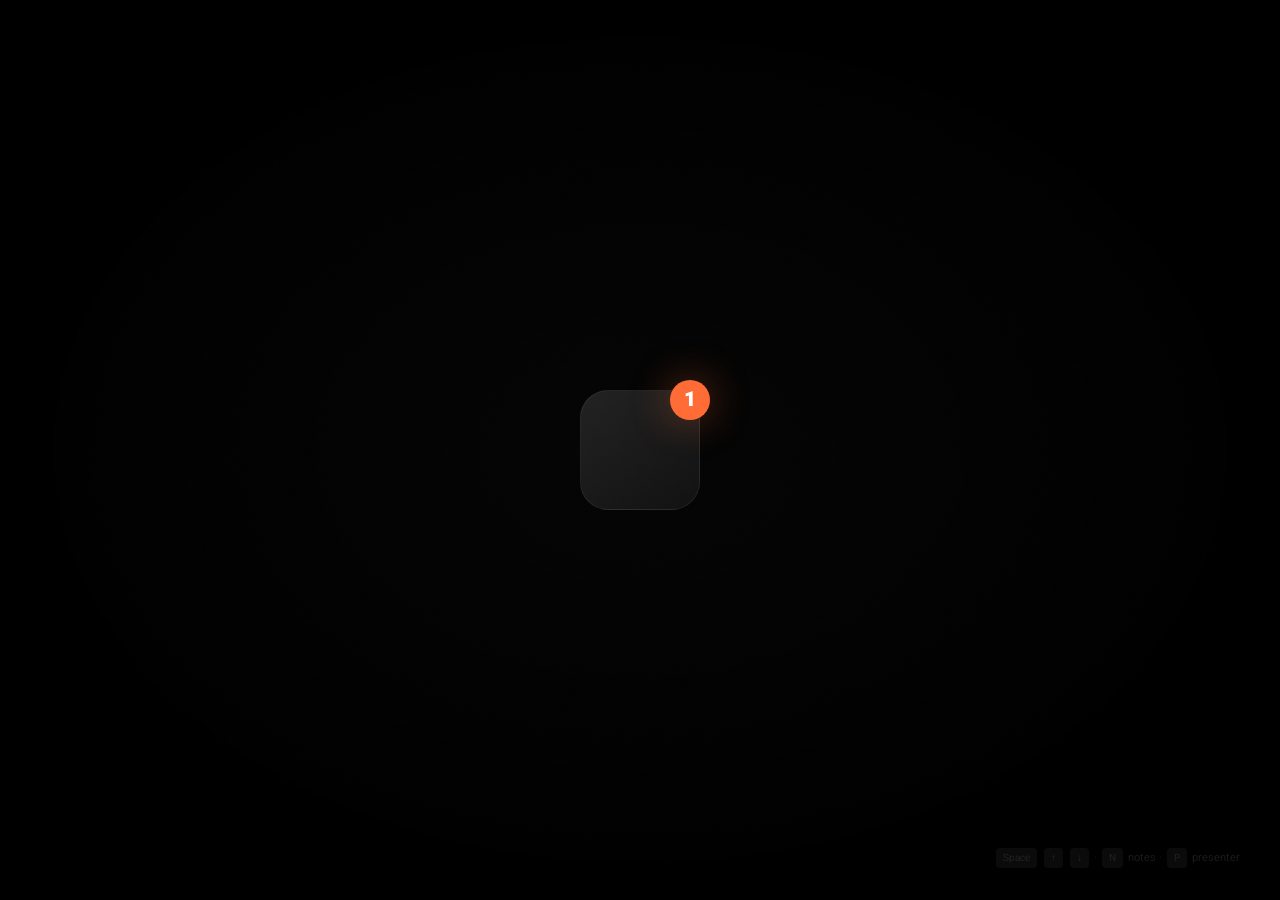
<file: the-flattening.html>
<!DOCTYPE html>
<html lang="en" dir="ltr">
<head>
<meta charset="UTF-8">
<meta name="viewport" content="width=device-width, initial-scale=1.0">
<title>The Flattening · Gal Dulev</title>
<link rel="preconnect" href="https://fonts.googleapis.com">
<link rel="preconnect" href="https://fonts.gstatic.com" crossorigin>
<link href="https://fonts.googleapis.com/css2?family=Heebo:wght@100;300;400;700;900&family=Karantina:wght@300;400;700&family=Inter:wght@300;400;600;700;900&display=swap" rel="stylesheet">
<style>
:root {
  --dark-bg: #0a0908;
  --dark-text: #ede9e0;
  --dark-muted: #6b6560;
  --light-bg: #FAF8F5;
  --light-text: #1C1917;
  --light-muted: #78716C;
  --void-bg: #000000;
  --coral: #FF6B35;
  --coral-light: #FF9B66;
  --coral-dim: rgba(255, 107, 53, 0.15);
  --coral-glow: rgba(255, 107, 53, 0.4);
  --gold: #f0d890;
  --gold-dim: rgba(240, 216, 144, 0.12);
  --font-display: 'Heebo', sans-serif;
  --font-hand: 'Karantina', cursive;
  --font-body: 'Heebo', sans-serif;
  --ease-out: cubic-bezier(0.16, 1, 0.3, 1);
  --ease-smooth: cubic-bezier(0.4, 0, 0.2, 1);
}

* { margin: 0; padding: 0; box-sizing: border-box; }

html {
  overflow: hidden;
  height: 100vh;
}

body {
  font-family: var(--font-body);
  background: var(--dark-bg);
  color: var(--dark-text);
  line-height: 1.6;
  -webkit-font-smoothing: antialiased;
  -moz-osx-font-smoothing: grayscale;
  transition: background-color 0.9s var(--ease-smooth);
}

/* ─── FILM GRAIN OVERLAY ─── */
body::after {
  content: '';
  position: fixed;
  inset: 0;
  z-index: 9999;
  pointer-events: none;
  opacity: 0.035;
  background-image: url("data:image/svg+xml,%3Csvg viewBox='0 0 256 256' xmlns='http://www.w3.org/2000/svg'%3E%3Cfilter id='n'%3E%3CfeTurbulence type='fractalNoise' baseFrequency='0.85' numOctaves='4' stitchTiles='stitch'/%3E%3C/filter%3E%3Crect width='100%25' height='100%25' filter='url(%23n)'/%3E%3C/svg%3E");
  background-repeat: repeat;
  background-size: 256px 256px;
  mix-blend-mode: overlay;
}

/* ─── PROGRESS BAR ─── */
.progress {
  position: fixed;
  top: 0;
  left: 0;
  right: 0;
  height: 3px;
  z-index: 1000;
  background: rgba(128,128,128,0.08);
}
.progress-bar {
  height: 100%;
  background: linear-gradient(90deg, var(--coral), var(--coral-light));
  width: 0%;
  transition: width 0.4s var(--ease-smooth);
  box-shadow: 0 0 12px rgba(255,107,53,0.3);
}

/* ─── SLIDE COUNTER ─── */
.slide-counter {
  position: fixed;
  bottom: 32px;
  left: 40px;
  font-size: 13px;
  font-weight: 300;
  letter-spacing: 0.05em;
  z-index: 1000;
  transition: color 0.6s;
  pointer-events: none;
}
.slide-counter .current { font-weight: 700; font-size: 16px; }

/* ─── NAV HINT ─── */
.nav-hint {
  position: fixed;
  bottom: 32px;
  right: 40px;
  font-size: 11px;
  font-weight: 300;
  z-index: 1000;
  opacity: 0.4;
  transition: opacity 0.5s, color 0.6s;
}
.nav-hint kbd {
  display: inline-block;
  background: rgba(255,255,255,0.1);
  border-radius: 4px;
  padding: 2px 7px;
  font-family: inherit;
  font-size: 10px;
  margin: 0 2px;
}

/* ─── SLIDES ─── */
.slide {
  position: fixed;
  inset: 0;
  width: 100%;
  height: 100vh;
  display: flex;
  flex-direction: column;
  justify-content: center;
  align-items: center;
  padding: 80px 60px;
  overflow: hidden;
  opacity: 0;
  pointer-events: none;
  z-index: 1;
  /* Deliberately NO permanent will-change. Promoting all 56 fixed full-screen
     slides to compositor layers made some GPUs leave a freshly un-hidden slide
     stale/blank until a reflow (resize/refresh) - the "slides don't load while
     navigating until I refresh" bug. Nav is a cheap opacity toggle; see goToSlide(). */
}
.slide.active {
  opacity: 1;
  pointer-events: all;
  z-index: 2;
}

.slide-inner {
  max-width: 1100px;
  width: 100%;
  position: relative;
  z-index: 2;
}

/* ─── WORLD THEMES ─── */
.slide[data-world="dark"] {
  background: var(--dark-bg);
  color: var(--dark-text);
}
.slide[data-world="light"] {
  background: var(--light-bg);
  color: var(--light-text);
}
.slide[data-world="light-warm"] {
  background: linear-gradient(165deg, #FBF5EE 0%, #FFE8D6 50%, #FFF0E4 100%);
  color: var(--light-text);
}
.slide[data-world="light-cool"] {
  background: linear-gradient(165deg, #F5F6FA 0%, #E8ECF4 50%, #EEF0F6 100%);
  color: var(--light-text);
}
.slide[data-world="coral"] {
  background: var(--coral);
  color: #fff;
}
.slide[data-world="void"] {
  background: var(--void-bg);
  color: var(--dark-text);
}
.slide[data-world="shift"] {
  background: linear-gradient(180deg, var(--dark-bg) 0%, var(--light-bg) 100%);
  color: var(--light-text);
}

/* ─── TYPOGRAPHY ─── */
.t-mega {
  font-family: var(--font-display);
  font-size: clamp(3.5rem, 10vw, 9rem);
  font-weight: 900;
  line-height: 1.05;
  letter-spacing: -0.02em;
}
.t-huge {
  font-family: var(--font-display);
  font-size: clamp(2.5rem, 7vw, 6rem);
  font-weight: 900;
  line-height: 1.1;
  letter-spacing: -0.01em;
}
.t-large {
  font-family: var(--font-display);
  font-size: clamp(1.8rem, 4.5vw, 3.5rem);
  font-weight: 700;
  line-height: 1.25;
}
.t-medium {
  font-family: var(--font-display);
  font-size: clamp(1.3rem, 3vw, 2.2rem);
  font-weight: 400;
  line-height: 1.5;
}
.t-body {
  font-family: var(--font-body);
  font-size: clamp(1rem, 2vw, 1.4rem);
  font-weight: 300;
  line-height: 1.7;
}
.t-hand {
  font-family: var(--font-hand);
  font-weight: 400;
}
.t-viewport {
  font-family: var(--font-display);
  font-size: clamp(5rem, 18vw, 16rem);
  font-weight: 900;
  line-height: 0.9;
  letter-spacing: -0.04em;
}
.t-spaced {
  letter-spacing: 0.15em;
  text-transform: uppercase;
}
.t-tiny {
  font-size: clamp(0.7rem, 1.2vw, 0.9rem);
  font-weight: 300;
  opacity: 0.4;
}

/* ─── ACCENTS ─── */
.coral { color: var(--coral); }
.gold { color: var(--gold); }
.dim { opacity: 0.35; }
.muted { opacity: 0.55; }
.strike { text-decoration: line-through; opacity: 0.4; }
.underline { text-decoration: underline; text-underline-offset: 8px; text-decoration-color: var(--coral); }

/* ─── LAYOUT HELPERS ─── */
.center { text-align: center; }
.flex-col { display: flex; flex-direction: column; }
.gap-sm { gap: 12px; }
.gap-md { gap: 24px; }
.gap-lg { gap: 48px; }
.gap-xl { gap: 80px; }
.mt-sm { margin-top: 16px; }
.mt-md { margin-top: 32px; }
.mt-lg { margin-top: 56px; }
.full-center {
  display: flex;
  flex-direction: column;
  align-items: center;
  justify-content: center;
  text-align: center;
  min-height: 60vh;
}
.pin-top-right {
  display: flex;
  flex-direction: column;
  align-items: flex-end;
  justify-content: flex-start;
  text-align: right;
  min-height: 60vh;
  padding-top: 8vh;
}
.pin-bottom-left {
  display: flex;
  flex-direction: column;
  align-items: flex-start;
  justify-content: flex-end;
  text-align: right;
  min-height: 60vh;
  padding-bottom: 8vh;
}
.pin-left {
  display: flex;
  flex-direction: column;
  align-items: flex-start;
  justify-content: center;
  text-align: right;
  min-height: 60vh;
}
.split-horizontal {
  display: flex;
  flex-direction: row;
  align-items: center;
  justify-content: space-between;
  min-height: 60vh;
  gap: 48px;
}

/* ─── COMPONENTS ─── */
.chat-bubble {
  background: rgba(255,255,255,0.06);
  border: 1px solid rgba(255,255,255,0.08);
  border-radius: 20px 20px 4px 20px;
  padding: 20px 28px;
  max-width: 600px;
  font-size: clamp(1.2rem, 2.5vw, 1.6rem);
  font-weight: 400;
  line-height: 1.5;
}
.slide[data-world="light"] .chat-bubble,
.slide[data-world="light-warm"] .chat-bubble,
.slide[data-world="light-cool"] .chat-bubble {
  background: rgba(0,0,0,0.04);
  border-color: rgba(0,0,0,0.08);
}

.fragment-list {
  list-style: none;
  padding: 0;
  display: flex;
  flex-direction: column;
  gap: 16px;
}
.fragment-list li {
  font-size: clamp(1.1rem, 2.5vw, 1.6rem);
  font-weight: 400;
  padding: 16px 24px;
  border-radius: 12px;
  display: flex;
  align-items: baseline;
  gap: 16px;
}
.fragment-list .num {
  font-weight: 900;
  color: var(--coral);
  font-size: 0.85em;
  min-width: 28px;
}
.slide[data-world="dark"] .fragment-list li {
  background: rgba(255,255,255,0.03);
  border: 1px solid rgba(255,255,255,0.05);
}
.slide[data-world="light"] .fragment-list li,
.slide[data-world="light-warm"] .fragment-list li,
.slide[data-world="light-cool"] .fragment-list li {
  background: rgba(0,0,0,0.02);
  border: 1px solid rgba(0,0,0,0.06);
}

.two-col {
  display: grid;
  grid-template-columns: 1fr 1fr;
  gap: 48px;
  align-items: center;
}

.quote-mark {
  font-family: var(--font-display);
  font-size: clamp(6rem, 15vw, 14rem);
  font-weight: 100;
  line-height: 0.6;
  opacity: 0.08;
  position: absolute;
  top: 60px;
  right: 60px;
}

.table-simple {
  width: 100%;
  border-collapse: separate;
  border-spacing: 0 8px;
  font-size: clamp(0.95rem, 1.8vw, 1.2rem);
}
.table-simple th {
  padding: 18px 24px;
  text-align: right;
  font-weight: 700;
  border-bottom: 2px solid var(--coral);
  font-size: clamp(1.05rem, 2.2vw, 1.35rem);
  letter-spacing: 0.02em;
}
.table-simple td {
  padding: 18px 24px;
  background: rgba(0,0,0,0.02);
  border: none;
}
.table-simple tr td:first-child {
  border-radius: 0 12px 12px 0;
  font-weight: 700;
  color: var(--coral);
}
.table-simple tr td:last-child {
  border-radius: 12px 0 0 12px;
}
.table-simple tr:last-child td { border-bottom: none; }

.poster-text {
  font-family: var(--font-display);
  font-size: clamp(2rem, 5vw, 4rem);
  font-weight: 900;
  line-height: 1.2;
  max-width: 800px;
}

.bell-curve {
  width: 100%;
  max-width: 750px;
  margin: 32px auto;
}

@keyframes bellPulse {
  0%, 100% { opacity: 0.35; transform: scale(1); }
  50% { opacity: 0.85; transform: scale(1.15); }
}
.bell-pulse {
  transform-origin: center;
  transform-box: fill-box;
  animation: bellPulse 2.4s ease-in-out infinite;
}
.bell-pulse.delay { animation-delay: 1.2s; }

/* ─── CHAOS OVERLAY (slide 9) ─── */
.chaos-grid {
  display: grid;
  grid-template-columns: repeat(5, 1fr);
  grid-template-rows: repeat(4, 1fr);
  gap: 4px;
  width: 100%;
  max-width: 900px;
  height: 400px;
  opacity: 0.6;
  margin: 32px auto;
}
.chaos-item {
  background: rgba(255,255,255,0.04);
  border: 1px solid rgba(255,255,255,0.06);
  border-radius: 8px;
  display: flex;
  align-items: center;
  justify-content: center;
  font-size: 10px;
  color: rgba(255,255,255,0.3);
  padding: 8px;
  text-align: center;
}
.chaos-item:nth-child(3) { grid-row: span 2; }
.chaos-item:nth-child(7) { grid-column: span 2; }
.chaos-item:nth-child(12) { grid-row: span 2; grid-column: span 2; }

/* ─── SECTION BADGE ─── */
.section-badge {
  display: inline-block;
  font-size: 13px;
  font-weight: 700;
  letter-spacing: 0.12em;
  text-transform: uppercase;
  padding: 8px 18px;
  border-radius: 100px;
  margin-bottom: 28px;
}
.slide[data-world="dark"] .section-badge {
  background: var(--coral-dim);
  color: var(--coral);
}
.slide[data-world="light"] .section-badge,
.slide[data-world="light-warm"] .section-badge,
.slide[data-world="light-cool"] .section-badge {
  background: var(--coral-dim);
  color: var(--coral);
}

/* ─── COMPARISON TWO-POST SLIDE ─── */
.post-compare {
  display: grid;
  grid-template-columns: 1fr 1fr;
  gap: 32px;
  max-width: 700px;
}
.post-card {
  background: rgba(255,255,255,0.04);
  border: 1px solid rgba(255,255,255,0.08);
  border-radius: 16px;
  padding: 28px;
  font-size: clamp(0.85rem, 1.5vw, 1rem);
  line-height: 1.6;
}
.post-card .label {
  font-size: 11px;
  font-weight: 700;
  letter-spacing: 0.08em;
  text-transform: uppercase;
  margin-bottom: 12px;
  opacity: 0.5;
}

/* ─── DIAGRAM (slide 43) ─── */
.hub-diagram {
  display: flex;
  align-items: center;
  justify-content: center;
  gap: 20px;
  flex-wrap: wrap;
  margin: 40px 0;
}
.hub-center {
  width: 120px;
  height: 120px;
  border-radius: 50%;
  background: var(--coral);
  color: white;
  display: flex;
  align-items: center;
  justify-content: center;
  font-weight: 900;
  font-size: 1.1rem;
  box-shadow: 0 0 60px var(--coral-glow);
}
.hub-node {
  padding: 12px 22px;
  border-radius: 100px;
  font-size: 0.9rem;
  font-weight: 600;
  background: linear-gradient(135deg, rgba(0,0,0,0.04), rgba(0,0,0,0.01));
  border: 1px solid rgba(0,0,0,0.10);
  box-shadow: 0 2px 12px rgba(0,0,0,0.04);
  backdrop-filter: blur(4px);
}

/* ─── MEETING CHAIN (slide 10) ─── */
.meeting-chain {
  display: flex;
  align-items: center;
  justify-content: center;
  gap: 12px;
  flex-wrap: wrap;
  max-width: 1000px;
  margin: 0 auto;
}
.meeting-box {
  background: linear-gradient(135deg, rgba(255,255,255,0.06), rgba(255,255,255,0.02));
  border: 1px solid rgba(255,255,255,0.12);
  border-radius: 14px;
  padding: 22px 28px;
  font-size: clamp(1.05rem, 2vw, 1.4rem);
  font-weight: 600;
  white-space: nowrap;
  backdrop-filter: blur(4px);
}
.meeting-arrow {
  color: var(--coral);
  font-size: 1.6rem;
  font-weight: 700;
  opacity: 0.5;
}

/* ─── LINKEDIN POSTS (slide 13c) ─── */
.li-post {
  background: linear-gradient(135deg, rgba(255,255,255,0.07), rgba(255,255,255,0.03));
  border: 1px solid rgba(255,255,255,0.10);
  border-radius: 16px;
  padding: 24px;
  font-size: 0.9rem;
  line-height: 1.5;
  display: flex;
  flex-direction: column;
  gap: 14px;
  text-align: right;
  backdrop-filter: blur(4px);
  box-shadow: 0 4px 24px rgba(0,0,0,0.15);
}
.li-head {
  display: flex;
  align-items: center;
  gap: 10px;
}
.li-avatar {
  width: 38px;
  height: 38px;
  border-radius: 50%;
  background: linear-gradient(135deg, rgba(255,255,255,0.18), rgba(255,255,255,0.06));
  flex-shrink: 0;
}
.li-meta {
  display: flex;
  flex-direction: column;
  gap: 4px;
}
.li-name {
  font-weight: 700;
  font-size: 0.85rem;
  opacity: 0.85;
}
.li-time {
  font-size: 0.7rem;
  opacity: 0.45;
}
.li-skel {
  height: 7px;
  border-radius: 3px;
  background: rgba(255,255,255,0.10);
}
.li-actions {
  display: flex;
  gap: 18px;
  padding-top: 10px;
  border-top: 1px solid rgba(255,255,255,0.06);
  font-size: 0.7rem;
  opacity: 0.55;
}
.li-actions span { display: inline-flex; align-items: center; gap: 6px; }

/* ─── MEDICINE SIDE-BY-SIDE (slide 27) ─── */
.med-compare {
  display: grid;
  grid-template-columns: 1fr 1fr;
  gap: 32px;
  max-width: 800px;
  margin: 0 auto;
  align-items: stretch;
}
.med-card {
  border-radius: 20px;
  padding: 28px 28px;
  display: flex;
  flex-direction: column;
  gap: 16px;
  min-height: 220px;
  transition: transform 0.3s var(--ease-out);
}
.med-card.cold {
  background: linear-gradient(145deg, #f3f0ec, #e8e4df);
  border: 1px solid rgba(0,0,0,0.06);
  color: #3a3633;
  box-shadow: 0 4px 20px rgba(0,0,0,0.06);
}
.med-card.warm {
  background: linear-gradient(145deg, #fff4ec, #ffe0cc);
  border: 1px solid rgba(255,107,53,0.20);
  color: var(--light-text);
  box-shadow: 0 8px 40px rgba(255,107,53,0.14), 0 2px 8px rgba(255,107,53,0.08);
}
.med-label {
  font-size: 11px;
  font-weight: 700;
  letter-spacing: 0.08em;
  text-transform: uppercase;
  opacity: 0.55;
}
.med-card.warm .med-label { color: var(--coral); opacity: 1; }
.med-msg {
  font-size: 1.05rem;
  line-height: 1.5;
}
.med-btn {
  background: rgba(0,0,0,0.08);
  border-radius: 8px;
  padding: 10px;
  text-align: center;
  font-weight: 600;
  font-size: 0.9rem;
  margin-top: auto;
}
.med-tag {
  display: inline-flex;
  align-items: center;
  gap: 6px;
  font-size: 0.75rem;
  font-weight: 700;
  padding: 4px 10px;
  border-radius: 100px;
  width: fit-content;
}
.med-tag.cold { background: rgba(0,0,0,0.06); color: #6b6560; }
.med-tag.warm { background: var(--coral-dim); color: var(--coral); }

/* ─── FRAGMENTS FLOAT (slides 25b/25d) ─── */
.fragments-float {
  position: relative;
  width: 100%;
  max-width: 960px;
  height: 480px;
  margin: 0 auto;
}
.frag-pill {
  position: absolute;
  font-family: var(--font-body);
  font-weight: 700;
  font-size: clamp(0.8rem, 1.3vw, 1.1rem);
  padding: 8px 20px;
  border-radius: 100px;
  background: linear-gradient(135deg, rgba(0,0,0,0.05), rgba(0,0,0,0.02));
  border: 1px solid rgba(0,0,0,0.10);
  white-space: nowrap;
  box-shadow: 0 2px 8px rgba(0,0,0,0.04);
  backdrop-filter: blur(4px);
  color: var(--light-text);
  opacity: 0.85;
  will-change: transform;
}
.frag-pill.sm { font-size: clamp(0.7rem, 1vw, 0.9rem); padding: 6px 14px; opacity: 0.6; }
.frag-pill.lg { font-size: clamp(0.95rem, 1.6vw, 1.25rem); padding: 10px 24px; }

@keyframes fragDrift1 {
  0%, 100% { transform: translate(0, 0); }
  25% { transform: translate(12px, -8px); }
  50% { transform: translate(-6px, -14px); }
  75% { transform: translate(8px, 6px); }
}
@keyframes fragDrift2 {
  0%, 100% { transform: translate(0, 0); }
  25% { transform: translate(-10px, 6px); }
  50% { transform: translate(8px, 12px); }
  75% { transform: translate(-14px, -4px); }
}
@keyframes fragDrift3 {
  0%, 100% { transform: translate(0, 0); }
  25% { transform: translate(6px, 10px); }
  50% { transform: translate(-12px, -6px); }
  75% { transform: translate(4px, -12px); }
}

.frag-pill:nth-child(3n+1) { animation: fragDrift1 6s ease-in-out infinite; }
.frag-pill:nth-child(3n+2) { animation: fragDrift2 7s ease-in-out infinite; }
.frag-pill:nth-child(3n+3) { animation: fragDrift3 8s ease-in-out infinite; }

/* ghosted state for 25d convergence */
.frag-pill.ghost {
  opacity: 0.08;
  border-color: rgba(0,0,0,0.04);
  background: rgba(0,0,0,0.02);
  box-shadow: none;
  animation: none;
}
.frag-pill.glow {
  background: rgba(255,107,53,0.12);
  border: 1.5px solid var(--coral);
  color: var(--coral);
  opacity: 1;
  box-shadow: 0 0 20px rgba(255,107,53,0.15), 0 2px 8px rgba(255,107,53,0.08);
}

/* 25b2 animated convergence - pills start normal, transition to ghost/glow */
@keyframes toGhost {
  to { opacity: 0.08; border-color: rgba(0,0,0,0.04); background: rgba(0,0,0,0.02); box-shadow: none; }
}
@keyframes toGhostSm {
  to { opacity: 0.08; border-color: rgba(0,0,0,0.04); background: rgba(0,0,0,0.02); box-shadow: none; }
}
@keyframes toGlow {
  to { opacity: 1; background: rgba(255,107,53,0.12); border: 1.5px solid var(--coral); color: var(--coral); box-shadow: 0 0 20px rgba(255,107,53,0.15), 0 2px 8px rgba(255,107,53,0.08); }
}
#s25d .to-ghost {
  animation: toGhost 1.6s ease-out forwards;
}
#s25d .to-ghost.sm {
  animation: toGhostSm 1.6s ease-out forwards;
}
#s25d .to-glow {
  animation: toGlow 1.6s ease-out forwards;
}

/* DMN atmospheric labels */
.dmn-atmos-label {
  position: absolute;
  font-family: var(--font-body);
  font-size: clamp(1.1rem, 2vw, 1.6rem);
  font-weight: 300;
  color: var(--light-text);
  opacity: 0.35;
  white-space: nowrap;
}

/* ─── CHAOS FLOAT (slide 41) ─── */
.chaos-float {
  position: relative;
  width: 100%;
  max-width: 900px;
  height: 420px;
  margin: 0 auto;
}
.chaos-float .tool {
  position: absolute;
  font-weight: 700;
  font-size: clamp(0.9rem, 1.5vw, 1.2rem);
  padding: 10px 20px;
  border-radius: 100px;
  background: linear-gradient(135deg, rgba(0,0,0,0.05), rgba(0,0,0,0.02));
  border: 1px solid rgba(0,0,0,0.10);
  white-space: nowrap;
  box-shadow: 0 2px 8px rgba(0,0,0,0.04);
  backdrop-filter: blur(4px);
}

/* ─── HUB DIAGRAM CONNECTORS (slide 43) ─── */
.hub-wrap {
  position: relative;
  width: 100%;
  max-width: 720px;
  margin: 0 auto;
}
.hub-wrap svg.hub-lines {
  position: absolute;
  inset: 0;
  width: 100%;
  height: 100%;
  pointer-events: none;
  z-index: 0;
}
.hub-wrap .hub-diagram { position: relative; z-index: 1; }

/* ─── ORG CHART (slide 47) ─── */
.org-chart {
  display: flex;
  flex-direction: column;
  align-items: center;
  gap: 0;
  margin: 24px auto;
}
.org-box {
  border-radius: 18px;
  padding: 28px 44px;
  text-align: center;
  background: linear-gradient(145deg, #fff, #FAF8F5);
  border: 2px solid var(--coral);
  box-shadow: 0 8px 32px rgba(255,107,53,0.12), 0 2px 8px rgba(0,0,0,0.04);
}
.org-box .role {
  font-family: var(--font-display);
  font-weight: 900;
  font-size: clamp(1.6rem, 3.5vw, 2.4rem);
  line-height: 1.1;
}
.org-box .title {
  font-size: 0.85rem;
  font-weight: 700;
  letter-spacing: 0.08em;
  text-transform: uppercase;
  opacity: 0.55;
  margin-top: 6px;
}
.org-line {
  width: 2px;
  height: 60px;
  background: var(--coral);
  opacity: 0.5;
}
.org-box.junior {
  border: 1.5px solid rgba(0,0,0,0.15);
  box-shadow: none;
  padding: 14px 28px;
}
.org-box.junior .role {
  font-size: clamp(1.1rem, 2.2vw, 1.5rem);
  opacity: 0.7;
}

/* ─── RECIPE CARD (tip slides) ─── */
.recipe-card {
  background: linear-gradient(145deg, rgba(255,255,255,0.08), rgba(255,255,255,0.03));
  border: 1px solid rgba(255,255,255,0.12);
  border-radius: 24px;
  padding: 52px 44px 44px;
  max-width: 800px;
  width: 100%;
  position: relative;
  backdrop-filter: blur(8px);
  box-shadow: 0 8px 40px rgba(0,0,0,0.2), inset 0 1px 0 rgba(255,255,255,0.06);
}
.recipe-card .section-badge {
  position: absolute;
  top: -14px;
  right: 40px;
  background: var(--coral) !important;
  color: #fff !important;
  font-weight: 700;
  font-size: 0.9rem;
  padding: 6px 18px;
  border-radius: 20px;
  letter-spacing: 0.03em;
}
.recipe-card .fragment-list li {
  background: rgba(255,255,255,0.04) !important;
  border-color: rgba(255,255,255,0.08) !important;
}
.recipe-card .chat-bubble {
  background: rgba(255,255,255,0.06) !important;
  border-color: rgba(255,255,255,0.10) !important;
}

/* ─── QR PLACEHOLDER ─── */
.qr-placeholder {
  position: absolute;
  bottom: 36px;
  right: 48px;
  width: 88px;
  height: 88px;
  border-radius: 16px;
  background: linear-gradient(135deg, rgba(0,0,0,0.06), rgba(0,0,0,0.02));
  border: 1.5px solid rgba(0,0,0,0.08);
  display: flex;
  align-items: center;
  justify-content: center;
  font-size: 10px;
  font-weight: 700;
  letter-spacing: 0.1em;
  color: rgba(0,0,0,0.25);
  z-index: 3;
  box-shadow: 0 2px 12px rgba(0,0,0,0.04);
  backdrop-filter: blur(4px);
}
.qr-placeholder::before {
  content: '';
  position: absolute;
  inset: 12px;
  border: 2px dashed rgba(0,0,0,0.08);
  border-radius: 8px;
}
.qr-placeholder::after {
  content: 'סרקו לטיפים';
  position: absolute;
  bottom: -26px;
  font-size: 10px;
  font-weight: 600;
  opacity: 0.4;
  white-space: nowrap;
  letter-spacing: 0.02em;
}
.slide[data-world="dark"] .qr-placeholder,
.slide[data-world="void"] .qr-placeholder {
  background: linear-gradient(135deg, rgba(255,255,255,0.08), rgba(255,255,255,0.03));
  border-color: rgba(255,255,255,0.10);
  color: rgba(255,255,255,0.35);
  box-shadow: 0 2px 12px rgba(0,0,0,0.2);
}
.slide[data-world="dark"] .qr-placeholder::before,
.slide[data-world="void"] .qr-placeholder::before {
  border-color: rgba(255,255,255,0.08);
}

/* ─── ANIMATIONS ─── */
.slide-content {
  opacity: 0;
  transform: translateY(20px);
  transition: opacity 0.5s var(--ease-out), transform 0.5s var(--ease-out), filter 0.5s var(--ease-out);
}
.slide.visible .slide-content {
  opacity: 1;
  transform: translateY(0);
}

/* During enter animations, the slide-level animation handles opacity/blur.
   Content just does its transform - no double-opacity stacking. */
.slide[class*="enter-"] .slide-content,
.slide[class*="enter-"] .slide-content.anim-scale,
.slide[class*="enter-"] .slide-content.anim-rtl,
.slide[class*="enter-"] .slide-content.anim-fade {
  opacity: 1;
  filter: none;
}

/* Scale-in: for mega moments */
.slide-content.anim-scale {
  opacity: 0;
  transform: scale(0.92);
  filter: blur(3px);
}
.slide.visible .slide-content.anim-scale {
  opacity: 1;
  transform: scale(1);
  filter: blur(0);
}

/* Slide from right (RTL entrance) */
.slide-content.anim-rtl {
  opacity: 0;
  transform: translateX(40px);
}
.slide.visible .slide-content.anim-rtl {
  opacity: 1;
  transform: translateX(0);
}

/* Fade-only: for breath/silence slides */
.slide-content.anim-fade {
  opacity: 0;
  transform: none;
  transition: opacity 0.7s var(--ease-smooth);
}
.slide.visible .slide-content.anim-fade {
  opacity: 1;
  transform: none;
}

/* Stagger children */
.slide.visible .stagger > *:nth-child(1) { transition-delay: 0.04s; }
.slide.visible .stagger > *:nth-child(2) { transition-delay: 0.10s; }
.slide.visible .stagger > *:nth-child(3) { transition-delay: 0.18s; }
.slide.visible .stagger > *:nth-child(4) { transition-delay: 0.26s; }
.slide.visible .stagger > *:nth-child(5) { transition-delay: 0.34s; }
.slide.visible .stagger > *:nth-child(6) { transition-delay: 0.42s; }
.stagger > * {
  opacity: 0;
  transform: translateY(14px);
  transition: opacity 0.45s var(--ease-out), transform 0.45s var(--ease-out);
}
.slide.visible .stagger > * {
  opacity: 1;
  transform: translateY(0);
}

/* atmospheric glow for dark slides */
.slide[data-world="dark"]::before {
  content: '';
  position: absolute;
  top: 50%;
  left: 50%;
  width: 120%;
  height: 120%;
  transform: translate(-50%, -50%);
  background:
    radial-gradient(ellipse at 30% 40%, rgba(255,107,53,0.06) 0%, transparent 50%),
    radial-gradient(ellipse at 70% 60%, rgba(255,107,53,0.03) 0%, transparent 50%);
  pointer-events: none;
  z-index: 1;
}
.slide[data-world="void"]::before {
  content: '';
  position: absolute;
  top: 50%;
  left: 50%;
  width: 120%;
  height: 120%;
  transform: translate(-50%, -50%);
  background: radial-gradient(ellipse at 50% 50%, rgba(255,255,255,0.02) 0%, transparent 60%);
  pointer-events: none;
  z-index: 1;
}
.slide[data-world="dark"]::after {
  content: '';
  position: absolute;
  bottom: -20%;
  right: -10%;
  width: 60%;
  height: 60%;
  background: radial-gradient(circle, rgba(255,107,53,0.04) 0%, transparent 70%);
  pointer-events: none;
  z-index: 1;
  border-radius: 50%;
}

/* blue glow for slide 3 */
.slide.blue-glow::before {
  background:
    radial-gradient(ellipse at 40% 35%, rgba(80,120,200,0.12) 0%, transparent 55%),
    radial-gradient(ellipse at 65% 70%, rgba(80,120,200,0.05) 0%, transparent 50%) !important;
}

/* light world atmospheric elements */
.slide[data-world="light"]::before,
.slide[data-world="light-warm"]::before,
.slide[data-world="light-cool"]::before {
  content: '';
  position: absolute;
  top: -20%;
  right: -15%;
  width: 50%;
  height: 50%;
  background: radial-gradient(circle, rgba(255,107,53,0.04) 0%, transparent 70%);
  pointer-events: none;
  z-index: 1;
  border-radius: 50%;
}

/* coral world glow */
.slide[data-world="coral"]::before {
  content: '';
  position: absolute;
  inset: 0;
  background:
    radial-gradient(ellipse at 30% 30%, rgba(255,255,255,0.12) 0%, transparent 50%),
    radial-gradient(ellipse at 70% 80%, rgba(0,0,0,0.15) 0%, transparent 50%);
  pointer-events: none;
  z-index: 1;
}

/* ─── CINEMATIC SLIDE TRANSITIONS ─── */

/* FADE-BLUR: dreamy, elegant - the signature transition */
.slide.leave-fade-blur {
  animation: leaveFadeBlur 750ms cubic-bezier(0.4, 0, 0.2, 1) forwards;
  z-index: 2; pointer-events: none;
}
.slide.enter-fade-blur {
  animation: enterFadeBlur 850ms cubic-bezier(0.16, 1, 0.3, 1) forwards;
  z-index: 3; pointer-events: none;
}
@keyframes leaveFadeBlur {
  0%   { opacity: 1; filter: blur(0); transform: scale(1); }
  100% { opacity: 0; filter: blur(18px); transform: scale(0.96); }
}
@keyframes enterFadeBlur {
  0%   { opacity: 0; filter: blur(18px); transform: scale(1.04); }
  100% { opacity: 1; filter: blur(0); transform: scale(1); }
}

/* ZOOM: dramatic, cinematic - for impact moments */
.slide.leave-zoom {
  animation: leaveZoom 700ms cubic-bezier(0.4, 0, 1, 1) forwards;
  z-index: 2; pointer-events: none;
}
.slide.enter-zoom {
  animation: enterZoom 900ms cubic-bezier(0.16, 1, 0.3, 1) forwards;
  z-index: 3; pointer-events: none;
}
@keyframes leaveZoom {
  0%   { opacity: 1; transform: scale(1); filter: blur(0); }
  100% { opacity: 0; transform: scale(1.35); filter: blur(6px); }
}
@keyframes enterZoom {
  0%   { opacity: 0; transform: scale(0.7); filter: blur(6px); }
  50%  { filter: blur(2px); }
  100% { opacity: 1; transform: scale(1); filter: blur(0); }
}

/* SLIDE-UP: energetic, forward motion */
.slide.leave-slide-up {
  animation: leaveSlideUp 650ms cubic-bezier(0.4, 0, 1, 1) forwards;
  z-index: 2; pointer-events: none;
}
.slide.enter-slide-up {
  animation: enterSlideUp 800ms cubic-bezier(0.16, 1, 0.3, 1) forwards;
  z-index: 3; pointer-events: none;
}
@keyframes leaveSlideUp {
  0%   { opacity: 1; transform: translateY(0); }
  100% { opacity: 0; transform: translateY(-10%); }
}
@keyframes enterSlideUp {
  0%   { opacity: 0; transform: translateY(12%); }
  100% { opacity: 1; transform: translateY(0); }
}

/* SLIDE-DOWN: reverse of slide-up, for going backward */
.slide.leave-slide-down {
  animation: leaveSlideDown 650ms cubic-bezier(0.4, 0, 1, 1) forwards;
  z-index: 2; pointer-events: none;
}
.slide.enter-slide-down {
  animation: enterSlideDown 800ms cubic-bezier(0.16, 1, 0.3, 1) forwards;
  z-index: 3; pointer-events: none;
}
@keyframes leaveSlideDown {
  0%   { opacity: 1; transform: translateY(0); }
  100% { opacity: 0; transform: translateY(10%); }
}
@keyframes enterSlideDown {
  0%   { opacity: 0; transform: translateY(-12%); }
  100% { opacity: 1; transform: translateY(0); }
}

/* WIPE: clean reveal - for world changes (dark↔light) */
.slide.leave-wipe {
  animation: leaveWipeFade 900ms cubic-bezier(0.4, 0, 0.2, 1) forwards;
  z-index: 2; pointer-events: none;
}
.slide.enter-wipe {
  animation: enterWipe 900ms cubic-bezier(0.16, 1, 0.3, 1) forwards;
  z-index: 3; pointer-events: none;
}
@keyframes leaveWipeFade {
  0%, 50% { opacity: 1; }
  100%    { opacity: 0; }
}
@keyframes enterWipe {
  0%   { clip-path: inset(0 0 0 100%); opacity: 1; }
  100% { clip-path: inset(0 0 0 0); opacity: 1; }
}

/* WIPE REVERSE: for going backward across worlds */
.slide.leave-wipe-rev {
  animation: leaveWipeRevFade 900ms cubic-bezier(0.4, 0, 0.2, 1) forwards;
  z-index: 2; pointer-events: none;
}
.slide.enter-wipe-rev {
  animation: enterWipeRev 900ms cubic-bezier(0.16, 1, 0.3, 1) forwards;
  z-index: 3; pointer-events: none;
}
@keyframes leaveWipeRevFade {
  0%, 50% { opacity: 1; }
  100%    { opacity: 0; }
}
@keyframes enterWipeRev {
  0%   { clip-path: inset(0 100% 0 0); opacity: 1; }
  100% { clip-path: inset(0 0 0 0); opacity: 1; }
}

/* SCALE-FADE: contemplative, quiet - for breath/pause slides */
.slide.leave-scale-fade {
  animation: leaveScaleFade 700ms cubic-bezier(0.4, 0, 0.2, 1) forwards;
  z-index: 2; pointer-events: none;
}
.slide.enter-scale-fade {
  animation: enterScaleFade 900ms cubic-bezier(0.16, 1, 0.3, 1) forwards;
  z-index: 3; pointer-events: none;
}
@keyframes leaveScaleFade {
  0%   { opacity: 1; transform: scale(1); filter: blur(0); }
  100% { opacity: 0; transform: scale(0.88); filter: blur(10px); }
}
@keyframes enterScaleFade {
  0%   { opacity: 0; transform: scale(1.08); }
  60%  { opacity: 1; }
  100% { opacity: 1; transform: scale(1); }
}

/* CURTAIN-UP: theatrical reveal - for big moments */
.slide.leave-curtain {
  animation: leaveCurtain 800ms cubic-bezier(0.4, 0, 0.2, 1) forwards;
  z-index: 2; pointer-events: none;
}
.slide.enter-curtain {
  animation: enterCurtain 900ms cubic-bezier(0.16, 1, 0.3, 1) forwards;
  z-index: 3; pointer-events: none;
}
@keyframes leaveCurtain {
  0%   { opacity: 1; clip-path: inset(0); }
  100% { opacity: 1; clip-path: inset(0 0 100% 0); }
}
@keyframes enterCurtain {
  0%   { opacity: 1; clip-path: inset(100% 0 0 0); }
  100% { opacity: 1; clip-path: inset(0); }
}

/* Enhanced stagger timing for post-transition content entry */
.slide.active .stagger > * {
  transition-duration: 0.6s;
  transition-timing-function: cubic-bezier(0.16, 1, 0.3, 1);
}
.slide.active.visible .stagger > *:nth-child(1) { transition-delay: 0.08s; }
.slide.active.visible .stagger > *:nth-child(2) { transition-delay: 0.16s; }
.slide.active.visible .stagger > *:nth-child(3) { transition-delay: 0.26s; }
.slide.active.visible .stagger > *:nth-child(4) { transition-delay: 0.36s; }
.slide.active.visible .stagger > *:nth-child(5) { transition-delay: 0.48s; }
.slide.active.visible .stagger > *:nth-child(6) { transition-delay: 0.60s; }

/* ─── DECORATIVE ELEMENTS ─── */
.deco-orb {
  position: absolute;
  border-radius: 50%;
  pointer-events: none;
  z-index: 1;
  filter: blur(60px);
}
.deco-orb.coral-tl {
  top: -8%;
  left: -5%;
  width: 40vw;
  height: 40vw;
  max-width: 500px;
  max-height: 500px;
  background: radial-gradient(circle, rgba(255,107,53,0.08) 0%, transparent 70%);
}
.deco-orb.coral-br {
  bottom: -10%;
  right: -8%;
  width: 35vw;
  height: 35vw;
  max-width: 450px;
  max-height: 450px;
  background: radial-gradient(circle, rgba(255,107,53,0.06) 0%, transparent 70%);
}
.deco-orb.blue-center {
  top: 20%;
  left: 30%;
  width: 50vw;
  height: 50vw;
  max-width: 600px;
  max-height: 600px;
  background: radial-gradient(circle, rgba(80,120,200,0.07) 0%, transparent 65%);
}
.deco-orb.gold-sm {
  width: 20vw;
  height: 20vw;
  max-width: 250px;
  max-height: 250px;
  background: radial-gradient(circle, rgba(240,216,144,0.08) 0%, transparent 70%);
}
.deco-line {
  position: absolute;
  pointer-events: none;
  z-index: 1;
}
.deco-line.accent-h {
  width: 120px;
  height: 3px;
  background: linear-gradient(90deg, var(--coral), transparent);
  border-radius: 2px;
}
.deco-line.accent-v {
  width: 3px;
  height: 120px;
  background: linear-gradient(180deg, var(--coral), transparent);
  border-radius: 2px;
}

/* ─── SPEAKER NOTES ─── */
.notes { display: none; }
.presenter-panel {
  position: fixed;
  bottom: 0;
  left: 0;
  right: 0;
  height: 38vh;
  background: linear-gradient(0deg, #111 0%, #1a1a1a 100%);
  color: #e8e4dc;
  z-index: 10000;
  display: none;
  flex-direction: column;
  border-top: 2px solid var(--coral);
  font-family: var(--font-body);
  direction: rtl;
}
.presenter-panel.open { display: flex; }
.presenter-panel-header {
  display: flex;
  align-items: center;
  justify-content: space-between;
  padding: 10px 24px;
  font-size: 12px;
  font-weight: 700;
  letter-spacing: 0.08em;
  color: var(--coral);
  border-bottom: 1px solid rgba(255,255,255,0.06);
  flex-shrink: 0;
}
.presenter-panel-body {
  flex: 1;
  overflow-y: auto;
  padding: 20px 32px 24px;
  font-size: clamp(1rem, 1.8vw, 1.25rem);
  line-height: 1.8;
  font-weight: 300;
  scrollbar-width: thin;
  scrollbar-color: rgba(255,255,255,0.15) transparent;
}
.presenter-panel-body strong {
  color: var(--coral);
  font-weight: 700;
}
.presenter-panel-body em {
  opacity: 0.5;
  font-style: normal;
}
.presenter-panel-body br + br { display: block; content: ''; margin-top: 8px; }
body.presenter-mode .slide { height: 62vh; bottom: auto; }

/* ─── AUDIENCE MODE (clean view for projector) ─── */
body.audience-mode .progress,
body.audience-mode .slide-counter,
body.audience-mode .nav-hint,
body.audience-mode .presenter-panel { display: none !important; }

/* ─── CONSOLE MODE (lightweight presenter window) ─── */
body.console-mode {
  background: #111 !important;
  overflow: auto;
}
body.console-mode .slide,
body.console-mode .progress,
body.console-mode .slide-counter,
body.console-mode .nav-hint,
body.console-mode .presenter-panel { display: none !important; }
body.console-mode .presenter-console { display: flex !important; }

.presenter-console {
  display: none;
  position: fixed;
  inset: 0;
  z-index: 20000;
  background: #111;
  color: #e8e4dc;
  font-family: var(--font-body);
  direction: rtl;
  flex-direction: column;
}

.pc-header {
  display: flex;
  align-items: center;
  justify-content: space-between;
  padding: 14px 28px;
  background: #0a0a0a;
  border-bottom: 2px solid var(--coral);
  flex-shrink: 0;
}
.pc-header-slide {
  font-family: var(--font-display);
  font-size: clamp(1.2rem, 3vw, 1.8rem);
  font-weight: 700;
  color: var(--coral);
}
.pc-header-next {
  font-size: clamp(0.85rem, 1.5vw, 1rem);
  color: rgba(255,255,255,0.35);
  font-weight: 300;
}

.pc-notes {
  flex: 1;
  overflow-y: auto;
  padding: 28px 36px 24px;
  font-size: clamp(1.2rem, 2.5vw, 1.6rem);
  line-height: 2;
  font-weight: 300;
  scrollbar-width: thin;
  scrollbar-color: rgba(255,255,255,0.15) transparent;
}
.pc-notes strong { color: var(--coral); font-weight: 700; }
.pc-notes em { opacity: 0.5; font-style: normal; }
.pc-notes br + br { display: block; content: ''; margin-top: 10px; }

.pc-footer {
  display: flex;
  align-items: center;
  justify-content: space-between;
  padding: 12px 28px;
  background: #0a0a0a;
  border-top: 1px solid rgba(255,255,255,0.08);
  flex-shrink: 0;
  direction: ltr;
}
.pc-footer-timer {
  font-variant-numeric: tabular-nums;
  font-family: 'Inter', monospace;
  font-size: 24px;
  font-weight: 600;
  color: var(--coral);
}
.pc-footer-clock {
  font-variant-numeric: tabular-nums;
  font-family: 'Inter', monospace;
  font-size: 15px;
  color: rgba(255,255,255,0.45);
}
.pc-footer-slide {
  font-size: 14px;
  font-weight: 600;
  color: rgba(255,255,255,0.45);
}

/* ─── RESPONSIVE ─── */
@media (max-width: 768px) {
  .slide { padding: 48px 28px; }
  .two-col, .post-compare, .med-compare { grid-template-columns: 1fr; gap: 24px; }
  .chaos-grid { height: 250px; grid-template-columns: repeat(3, 1fr); }
  .hub-diagram { gap: 12px; }
  .hub-center { width: 80px; height: 80px; font-size: 0.9rem; }
  .slide-counter { bottom: 16px; left: 20px; }
  .nav-hint { bottom: 16px; right: 20px; }
  .pin-top-right, .pin-bottom-left, .pin-left {
    align-items: center;
    justify-content: center;
    text-align: center;
    padding-top: 0;
    padding-bottom: 0;
  }
  .recipe-card { padding: 36px 24px 28px; }
  .chaos-float { height: 300px; }
  .deco-orb { display: none; }
}

body.blacked-out::after {
  content: '';
  position: fixed;
  inset: 0;
  background: #000;
  z-index: 99999;
}

/* ─── LTR / ENGLISH OVERRIDES ─── */
.pin-left, .pin-bottom-left, .pin-top-right { text-align: left; align-items: flex-start; }
.table-simple th, .table-simple td { text-align: left; }
.table-simple tr td:first-child { border-radius: 12px 0 0 12px; }
.table-simple tr td:last-child { border-radius: 0 12px 12px 0; }
.li-post { text-align: left; }
.quote-mark { right: auto; left: 60px; }

/* ─── BEIGE WORLD - the professional flattening ─── */
.slide[data-world="beige"] {
  background: linear-gradient(165deg, #E4DDCF 0%, #D3CBBA 55%, #DCD5C7 100%);
  color: #4a4640;
}
.slide[data-world="beige"]::before {
  content: ''; position: absolute; inset: 0;
  background: radial-gradient(ellipse at 50% 25%, rgba(0,0,0,0.04) 0%, transparent 60%);
  pointer-events: none; z-index: 1;
}
.slide[data-world="beige"] .section-badge { background: rgba(0,0,0,0.06); color: #7a7468; }
.slide[data-world="beige"] .muted { opacity: 0.6; }

/* ─── RETRO GROUP CHAT (slide #group-chat) ─── */
.chatroom { width:100%; max-width:560px; margin:0 auto; text-align:left;
  background:linear-gradient(180deg, rgba(255,255,255,0.07), rgba(255,255,255,0.02));
  border:1px solid rgba(255,255,255,0.10); border-radius:18px; overflow:hidden;
  box-shadow:0 24px 70px rgba(0,0,0,0.5), 0 0 90px rgba(80,120,200,0.12);
  backdrop-filter:blur(8px); }
.chatroom-head { display:flex; align-items:center; justify-content:space-between; padding:13px 18px;
  background:linear-gradient(90deg, rgba(120,90,200,0.40), rgba(255,107,53,0.28));
  border-bottom:1px solid rgba(255,255,255,0.10); }
.chatroom-title { font-weight:700; font-size:0.98rem; letter-spacing:0.02em; }
.chatroom-online { font-size:0.74rem; opacity:0.75; display:flex; align-items:center; gap:6px; white-space:nowrap; }
.chatroom-online::before { content:''; width:7px; height:7px; border-radius:50%; background:#4ade80; box-shadow:0 0 8px #4ade80; }
.chatroom-body { padding:18px; display:flex; flex-direction:column; gap:12px; }
.cmsg { display:flex; flex-direction:column; gap:4px; max-width:84%; }
.cmsg.me { align-self:flex-end; align-items:flex-end; }
.cmsg .handle { font-size:0.7rem; font-weight:700; opacity:0.5; letter-spacing:0.02em; padding:0 6px; }
.cmsg.me .handle { color:var(--coral-light); opacity:0.9; }
.cmsg .bubble { background:rgba(255,255,255,0.08); border:1px solid rgba(255,255,255,0.07);
  border-radius:16px 16px 16px 5px; padding:10px 15px; font-size:1rem; line-height:1.45; }
.cmsg.me .bubble { background:var(--coral); color:#fff; border-color:transparent; border-radius:16px 16px 5px 16px; }
.ctyping { display:flex; align-items:center; gap:9px; padding:2px 6px; font-size:0.78rem; opacity:0.55; }
.ctyping .dots { display:inline-flex; gap:4px; }
.ctyping .dots span { width:5px; height:5px; border-radius:50%; background:currentColor; animation:ctypeBounce 1.2s infinite ease-in-out; }
.ctyping .dots span:nth-child(2){ animation-delay:0.15s; }
.ctyping .dots span:nth-child(3){ animation-delay:0.30s; }
@keyframes ctypeBounce { 0%,60%,100%{ transform:translateY(0); opacity:0.4; } 30%{ transform:translateY(-4px); opacity:1; } }

/* ════════════ KINETIC LAYER - hero-slide motion ════════════ */
/* 1 · Flatline waveform (flattening-title): her voice → dead line */
.vwave{display:flex;align-items:center;justify-content:center;gap:4px;height:190px;width:min(740px,80vw);margin:0 auto 30px}
.vbar{width:6px;border-radius:4px;background:var(--coral);transform-origin:center}
.slide.active .vbar{animation:barLife 2.9s var(--ease-out) var(--d,0s) forwards}
@keyframes barLife{
  0%{transform:scaleY(.6);background:var(--coral)}
  12%{transform:scaleY(1)}22%{transform:scaleY(.5)}32%{transform:scaleY(.92)}
  44%{transform:scaleY(.58)}56%{transform:scaleY(.82)}66%{transform:scaleY(.5);background:var(--coral)}
  100%{transform:scaleY(.04);background:#4a4642}
}
.flatten-reveal{opacity:0;transform:translateY(16px)}
.slide.active .flatten-reveal{animation:kFadeUp 1s var(--ease-out) 2.3s forwards}
@keyframes kFadeUp{to{opacity:1;transform:none}}

/* 2 · Kinetic punch (you-are-everything): the last word lands */
.kpunch{display:inline-block;opacity:0;transform:scale(2.1);filter:blur(8px)}
.slide.active .kpunch{animation:kPunch .85s var(--ease-out) 1.5s forwards}
@keyframes kPunch{55%{opacity:1}100%{opacity:1;transform:scale(1);filter:blur(0)}}

/* 3 · Blinking cursor (the-gap): the blank screen, felt */
.kcursor{display:inline-block;width:.5ch;height:1.05em;background:var(--coral);box-shadow:0 0 28px var(--coral-glow);vertical-align:-0.13em;animation:kBlink 1.05s step-end infinite}
@keyframes kBlink{50%{opacity:0}}

/* 4 · Bell-curve motion (likely: AI drops on the peak · floor: you fling to the tails) */
.bc-ai{transform-box:fill-box;transform-origin:center;opacity:0;transform:translateY(-46px)}
.slide.active .bc-ai{animation:bcDrop .65s var(--ease-out) 1.0s forwards}
@keyframes bcDrop{to{opacity:1;transform:translateY(0)}}
.bc-you{transform-box:fill-box;opacity:0}
.bc-you.l{transform:translateX(150px)}
.bc-you.r{transform:translateX(-150px)}
.slide.active .bc-you{animation:bcFling 1s var(--ease-out) 1.3s forwards}
@keyframes bcFling{55%{opacity:1}100%{opacity:1;transform:translateX(0)}}

/* 5 · Physical flatten (flat): the words themselves squash down */
.ksquash{transform-origin:center}
.slide.active .ksquash{animation:kSquash 1.6s var(--ease-out) forwards}
@keyframes kSquash{0%{transform:scaleY(1.05);opacity:.3}100%{transform:scaleY(.8);opacity:1}}

/* ════════════ KINETIC LAYER 2 - Batch 2 ════════════ */
/* Revival waveform (exception): the dead flatline springs back to a living signal */
.vwave.revive{ height:140px; margin-bottom:24px; }
.vwave.revive .vbar{ background:#4a4642; transform:scaleY(.04); }
.slide.active .vwave.revive .vbar{
  animation: barRise 1.3s var(--ease-out) var(--d,0s) both,
             barEq 1.15s ease-in-out calc(1.35s + var(--d,0s)) infinite alternate;
}
@keyframes barRise{ 0%{transform:scaleY(.04);background:#4a4642} 55%{background:var(--coral)} 100%{transform:scaleY(1);background:var(--coral)} }
@keyframes barEq{ 0%{transform:scaleY(.8)} 100%{transform:scaleY(1.05)} }

/* Drain the flat stretch - the light goes out, slide by slide */
#grew-up{ filter:brightness(.99) saturate(.9); }
#beige{ filter:brightness(.95) saturate(.8); }
#lost-her{ filter:brightness(.9) saturate(.72); }
#tired{ filter:brightness(.85) saturate(.64); }
#flat{ filter:brightness(.8) saturate(.58); }

/* Chat assembles one message at a time (group-chat) */
#group-chat.active .chatroom-body > div{ opacity:0; animation: msgIn .45s var(--ease-out) forwards; }
#group-chat.active .chatroom-body > div:nth-child(1){ animation-delay:.5s; }
#group-chat.active .chatroom-body > div:nth-child(2){ animation-delay:1.1s; }
#group-chat.active .chatroom-body > div:nth-child(3){ animation-delay:1.75s; }
#group-chat.active .chatroom-body > div:nth-child(4){ animation-delay:2.45s; }
@keyframes msgIn{ from{opacity:0;transform:translateY(10px) scale(.98)} to{opacity:1;transform:none} }

/* Count-up years (who-hire) */
.count{ font-variant-numeric:tabular-nums; }

/* Autocomplete suggestion ghost (kids): the gap gets filled for you */
.ghost{ opacity:0; color:rgba(237,233,224,.34); font-style:italic; }
.slide.active .ghost{ animation: ghostIn .55s ease 1.7s forwards; }
@keyframes ghostIn{ to{opacity:1} }

/* ════════════ KINETIC LAYER 3 - embodied knowing + the unwritten ════════════ */
/* 6 · Embodied knowing (in-your-body): the outline is all data can trace - the life is inside */
.bodywrap{display:flex;align-items:center;justify-content:center;gap:clamp(24px,6vw,90px);width:100%}
.bodyfig{height:clamp(320px,58vh,540px);width:auto;overflow:visible;flex:none}
.bodytext{max-width:min(600px,48vw);text-align:left}
.bf-skin{fill:var(--coral);opacity:0.03}
.bf-outline{fill:none;stroke:var(--light-text);stroke-width:2;opacity:0.18;stroke-linejoin:round;
  stroke-dasharray:1600;stroke-dashoffset:1600}
.slide.active .bf-outline{animation:bfDraw 1.7s var(--ease-out) .15s forwards}
@keyframes bfDraw{to{stroke-dashoffset:0}}
.bf-wire{fill:none;stroke:var(--coral);stroke-width:1.5;stroke-linecap:round;stroke-linejoin:round;
  opacity:0;stroke-dasharray:820;stroke-dashoffset:820}
.slide.active .bf-wire{animation:bfWire 1.7s var(--ease-out) .6s forwards}
@keyframes bfWire{to{opacity:0.42;stroke-dashoffset:0}}
.bf-spark{fill:none;stroke:var(--coral-light);stroke-width:2.6;stroke-linecap:round;
  opacity:0;stroke-dasharray:22 600}
.slide.active .bf-spark{animation:bfSpark 2.6s ease-in-out 1.5s infinite}
@keyframes bfSpark{0%{stroke-dashoffset:272;opacity:0}12%{opacity:1}86%{opacity:1}100%{stroke-dashoffset:0;opacity:0}}
.bf-node{fill:var(--coral);opacity:0}
.slide.active .bf-node{animation:bfNode .55s var(--ease-out) 1s forwards}
@keyframes bfNode{to{opacity:0.95}}
.bf-halo{fill:var(--coral);opacity:0;transform-box:fill-box;transform-origin:center}
.slide.active .bf-halo{animation:bfHalo 3.6s ease-in-out 1.1s infinite}
@keyframes bfHalo{0%,100%{opacity:0.10;transform:scale(1)}50%{opacity:0.24;transform:scale(1.55)}}
.bf-core{fill:var(--coral);filter:url(#bodyGlow)}
.bf-coreglow{fill:var(--coral);transform-box:fill-box;transform-origin:center;opacity:0.5}
.slide.active .bf-coreglow{animation:bfCore 2.8s ease-out 1s infinite}
@keyframes bfCore{0%{transform:scale(.65);opacity:.55}70%{opacity:0}100%{transform:scale(2.7);opacity:0}}
@media (max-width:860px){
  .bodywrap{flex-direction:column;gap:22px}
  .bodytext{text-align:center;max-width:90vw}
  .bodyfig{height:clamp(230px,36vh,340px)}
}

/* 7 · The unwritten (you-are-everything): everything written, and the you-shaped void */
.unwritten-field{position:absolute;inset:0;z-index:1;overflow:hidden;pointer-events:none;
  -webkit-mask-image:radial-gradient(ellipse 56% 66% at 50% 50%, transparent 0, transparent 46%, #000 90%);
          mask-image:radial-gradient(ellipse 56% 66% at 50% 50%, transparent 0, transparent 46%, #000 90%);}
.uf-stream{position:absolute;left:0;right:0;top:-32%;bottom:-32%;
  font-family:'Inter',sans-serif;font-size:13px;font-weight:400;line-height:2.05;
  letter-spacing:0.16em;word-spacing:0.5em;text-align:justify;color:#fff;opacity:0.10;
  padding:0 5vw;user-select:none;animation:ufDrift 78s linear infinite}
@keyframes ufDrift{from{transform:translateY(0)}to{transform:translateY(-22%)}}
.uf-glow{position:absolute;inset:0;z-index:1;pointer-events:none;
  background:radial-gradient(ellipse 44% 52% at 50% 52%, rgba(255,107,53,0.10) 0%, transparent 62%)}
.you-line{text-shadow:0 0 34px rgba(255,107,53,0.28)}

/* The plant, restructured: a quiet setup, then the antithesis lands in the void */
.yae-wrap{max-width:1120px}
.yae-kicker{font-family:var(--font-body);font-size:clamp(1.02rem,1.95vw,1.45rem);
  font-weight:400;line-height:1.55;letter-spacing:.005em;color:rgba(237,233,224,.5);
  max-width:640px;margin:0 auto;text-shadow:0 0 16px #000,0 1px 3px #000}
.yae-anti{display:flex;flex-direction:column;align-items:center;
  gap:clamp(8px,1.5vh,18px);margin-top:clamp(30px,5.4vh,60px)}
.yae-known{font-family:var(--font-display);font-size:clamp(1.55rem,3.5vw,2.8rem);
  font-weight:600;line-height:1.2;letter-spacing:-.01em;color:rgba(237,233,224,.58);
  max-width:24em;text-shadow:0 0 22px #000}
.yae-was{color:var(--dark-text);font-weight:800}
.yae-you{font-family:var(--font-display);font-size:clamp(2.5rem,6vw,5.1rem);
  font-weight:900;line-height:1.05;letter-spacing:-.02em;color:var(--coral);
  max-width:18em;text-shadow:0 0 42px rgba(255,107,53,.38),0 2px 16px #000}
/* staged reveal - build to the line, then the last word punches in */
.yae-kicker,.yae-known,.yae-you{opacity:0}
.slide.active .yae-kicker{animation:yaeRise .85s var(--ease-out) .2s forwards}
.slide.active .yae-known{animation:yaeRise .85s var(--ease-out) .9s forwards}
.slide.active .yae-you{animation:yaeRise .85s var(--ease-out) 1.65s forwards}
@keyframes yaeRise{from{opacity:0;transform:translateY(16px)}to{opacity:1;transform:none}}
#you-are-everything.slide.active .kpunch{animation-delay:2.35s}

/* ════════════ KINETIC LAYER 3 - Batch 3 ════════════ */
/* op-notif: the notification pings in and buzzes (second-zero dopamine) */
.notif-badge{ transform-origin:center; }
.slide.active .notif-badge{ animation: notifPing 1.15s var(--ease-out) .35s both; }
@keyframes notifPing{
  0%{transform:scale(0)} 42%{transform:scale(1.28)} 58%{transform:scale(1) rotate(0)}
  66%{transform:scale(1) rotate(-9deg)} 74%{transform:scale(1) rotate(7deg)} 82%{transform:scale(1) rotate(-5deg)} 90%{transform:scale(1) rotate(3deg)} 100%{transform:scale(1) rotate(0)}
}
.notif-badge::after{ content:''; position:absolute; inset:0; border-radius:100px; border:2px solid var(--coral); opacity:0; pointer-events:none; }
.slide.active .notif-badge::after{ animation: notifRing 1.1s ease .55s 2; }
@keyframes notifRing{ from{opacity:.55;transform:scale(1)} to{opacity:0;transform:scale(2.3)} }

/* body-examples: the three "you just know" land one at a time */
.body-list{ align-items:flex-start; }
.body-list .bex{ display:flex; align-items:center; gap:18px; opacity:0; transform:translateY(16px); text-align:left; }
.body-list .bex .bex-dot{ width:13px; height:13px; border-radius:50%; background:var(--coral); flex-shrink:0; box-shadow:0 0 16px var(--coral-glow); transform:scale(0); }
.slide.active .body-list .bex{ animation: bexIn .6s var(--ease-out) forwards; }
.slide.active .body-list .bex .bex-dot{ animation: bexDot .45s var(--ease-out) forwards; }
.slide.active .body-list .bex:nth-child(1), .slide.active .body-list .bex:nth-child(1) .bex-dot{ animation-delay:.35s; }
.slide.active .body-list .bex:nth-child(2), .slide.active .body-list .bex:nth-child(2) .bex-dot{ animation-delay:1.2s; }
.slide.active .body-list .bex:nth-child(3), .slide.active .body-list .bex:nth-child(3) .bex-dot{ animation-delay:2.05s; }
@keyframes bexIn{ to{opacity:1;transform:none} }
@keyframes bexDot{ 0%{transform:scale(0)} 60%{transform:scale(1.5)} 100%{transform:scale(1)} }

/* Convergence (converge - s25d port): on arrival, 14 ghost out, 3 connect and glow */
#converge.active .to-ghost{ animation: toGhost 1.6s ease-out forwards; }
#converge.active .to-ghost.sm{ animation: toGhostSm 1.6s ease-out forwards; }
#converge.active .to-glow{ animation: toGlow 1.6s ease-out forwards; }

/* the-gap: hold on "the gap", then reveal the instruction a beat later (it makes the room wait) */
#the-gap .gap-hold{ opacity:0; }
#the-gap.active .gap-hold{ animation: gapHold 0.9s ease 3.2s forwards; }
@keyframes gapHold{ from{opacity:0;transform:translateY(8px)} to{opacity:1;transform:none} }

/* both-sides : two worlds (generic AI tools, no logos | the people), with "me" between */
.bothsides{display:flex;align-items:stretch;justify-content:center;width:100%;max-width:960px;margin:0 auto;
  border-radius:24px;overflow:hidden;border:1px solid rgba(0,0,0,0.06);box-shadow:0 22px 60px rgba(40,50,80,0.12)}
.bs-panel{flex:1;display:flex;flex-direction:column;align-items:center;justify-content:flex-start;gap:18px;
  padding:clamp(24px,3.6vw,42px) clamp(14px,2.6vw,30px)}
.bs-build{background:linear-gradient(165deg,#f4f6fa,#e6eaf2)}
.bs-human{background:linear-gradient(165deg,#fff4ed,#ffe1d0)}
.bs-art{display:flex;gap:12px;align-items:flex-end;justify-content:center;min-height:96px}
.bs-tile{width:78px;height:78px;border-radius:19px;background:#fff;border:1px solid rgba(40,60,100,0.10);
  box-shadow:0 8px 18px rgba(40,60,100,0.12);display:flex;flex-direction:column;align-items:center;justify-content:center;gap:10px}
.bs-tile:nth-child(2){transform:translateY(-14px) scale(1.06);box-shadow:0 16px 30px rgba(40,60,100,0.18)}
.bs-spark{font-size:26px;color:var(--coral);line-height:1;filter:drop-shadow(0 0 10px var(--coral-glow))}
.bs-input{width:46px;height:9px;border-radius:6px;background:rgba(40,60,100,0.10);border:1px solid rgba(40,60,100,0.07)}
.bs-person{display:flex;flex-direction:column;align-items:center}
.bs-person .head{width:24px;height:24px;border-radius:50%;background:var(--coral);opacity:0.82}
.bs-person .body{width:42px;height:30px;border-radius:21px 21px 7px 7px;margin-top:5px;background:var(--coral);opacity:0.82}
.bs-person:nth-child(2){transform:translateY(-14px) scale(1.12)}
.bs-person:nth-child(2) .head,.bs-person:nth-child(2) .body{opacity:1}
.bs-label{font-family:var(--font-display);font-weight:900;font-size:clamp(1.05rem,2.1vw,1.55rem);line-height:1.15;text-align:center;color:var(--light-text)}
.bs-sub{font-size:clamp(.8rem,1.4vw,1rem);opacity:0.58;text-align:center;max-width:230px;line-height:1.4;color:var(--light-text)}
.bs-seam{display:flex;align-items:center;justify-content:center;background:#fff;padding:0 6px;position:relative}
.bs-seam::before{content:'';position:absolute;top:16%;bottom:16%;width:1px;background:linear-gradient(180deg,transparent,rgba(0,0,0,0.14),transparent)}
.bs-me{font-family:var(--font-display);font-weight:900;font-size:clamp(.95rem,1.7vw,1.25rem);color:#fff;background:var(--coral);
  border-radius:100px;padding:9px 17px;box-shadow:0 8px 22px var(--coral-glow);position:relative;z-index:1}
@media (max-width:760px){
  .bothsides{flex-direction:column}
  .bs-seam{flex-direction:row;padding:8px 0}
  .bs-seam::before{top:auto;bottom:auto;left:16%;right:16%;width:auto;height:1px;background:linear-gradient(90deg,transparent,rgba(0,0,0,0.14),transparent)}
}
/* both-sides: redacted app-name labels make "the tools you opened this morning" unmistakable, with nothing named */
.bs-app{display:flex;flex-direction:column;align-items:center;gap:10px}
.bs-app:nth-child(2){transform:translateY(-14px) scale(1.05)}
.bs-app:nth-child(1) .bs-tile{background:linear-gradient(160deg,#eef6f1,#d8ebe0)}
.bs-app:nth-child(2) .bs-tile{background:linear-gradient(160deg,#eaecfb,#d6dbf3);box-shadow:0 16px 30px rgba(40,60,100,0.18)}
.bs-app:nth-child(3) .bs-tile{background:linear-gradient(160deg,#fdefe7,#f8dccc)}
.bs-name{height:11px;border-radius:3px;background:#2b3140;opacity:0.82}
.bs-app:nth-child(1) .bs-name{width:56px}
.bs-app:nth-child(2) .bs-name{width:44px}
.bs-app:nth-child(3) .bs-name{width:62px}
.bs-more{align-self:center;font-size:1rem;font-weight:700;color:rgba(40,60,100,0.5)}
</style>
</head>
<body>


<div class="progress"><div class="progress-bar" id="progressBar"></div></div>
<div class="slide-counter" id="slideCounter" dir="ltr"><span class="current">1</span> / <span id="slideTotal">-</span></div>
<div class="nav-hint" id="navHint" dir="ltr"><kbd>Space</kbd> <kbd>↑</kbd> <kbd>↓</kbd> · <kbd>N</kbd> notes · <kbd>P</kbd> presenter</div>

<div class="presenter-panel" id="presenterPanel">
  <div class="presenter-panel-header">
    <span>SPEAKER NOTES</span>
    <span id="noteSlideNum"></span>
  </div>
  <div class="presenter-panel-body" id="noteContent"></div>
</div>

<div class="presenter-console" id="presenterConsole">
  <div class="pc-header">
    <span class="pc-header-slide" id="pcSlideInfo"></span>
    <span class="pc-header-next" id="pcNextInfo"></span>
  </div>
  <div class="pc-notes" id="pcNotes"></div>
  <div class="pc-footer">
    <span class="pc-footer-timer" id="pcTimer">00:00:00</span>
    <span class="pc-footer-slide" id="pcFooterSlide"></span>
    <span class="pc-footer-clock" id="pcClock"></span>
  </div>
</div>

<!-- ═══════════════════════════════════════════════════════════ -->
<!-- THE FLATTENING - TED - Gal Dulev                              -->
<!-- Engine + design reused from designaideck.html (Hebrew talk)   -->
<!-- ═══════════════════════════════════════════════════════════ -->

<!-- ═══════════════ MOVEMENT 0 - THE HOOK ═══════════════ -->

<!-- op-notif : a single notification, glowing in the dark -->
<section class="slide" data-world="void" id="op-notif">
  <div class="slide-inner slide-content full-center">
    <div style="position:relative;width:120px;height:120px;">
      <div style="position:absolute;inset:0;border-radius:28px;background:linear-gradient(145deg,#222,#111);border:1px solid rgba(255,255,255,0.06);"></div>
      <div class="notif-badge" style="position:absolute;top:-10px;right:-10px;min-width:40px;height:40px;border-radius:100px;background:var(--coral);color:#fff;font-weight:900;font-size:1.3rem;display:flex;align-items:center;justify-content:center;box-shadow:0 0 40px var(--coral-glow);">1</div>
    </div>
  </div>
  <aside class="notes"><strong>CUE:</strong> Open cold, in the dark. Let the lit notification hang before you speak. Land "that was my fault" lightly, like a confession with a half smile.<br><br>If you've ever opened an app to check a single notification, and looked up 40 minutes later with a numb thumb, a dead battery, and a vague sense of regret, there's a very good chance that that was my fault.<br><br>For over a decade, I've built the apps that capture your attention. In my world, good design removes friction. It's why you use the apps that make your life better, and why you can't put down the ones that make it worse. We call what we do optimization.<br><br>But a few months ago, looking at where AI is taking this next, the researchers I work with and I realized something much bigger is happening. And it scared me. I've started calling it something else.<br><br>But to tell you why, I have to start at midnight, when I was 11.</aside>
</section>

<!-- [opening hook trimmed to op-notif only - full monologue lives in its notes] -->

<!-- ═══════════════ MOVEMENT 1 - THE FAN SITE ═══════════════ -->

<!-- mid : Midnight. (reuse of s3) -->
<section class="slide blue-glow" data-world="dark" id="mid">
  <div class="deco-orb blue-center"></div>
  <div class="slide-inner slide-content anim-scale full-center">
    <div class="t-hand" style="color:var(--dark-text);font-size:clamp(5rem,20vw,16rem);line-height:0.85;">Midnight.</div>
  </div>
  <aside class="notes"><strong>CUE:</strong> Drop into the story. A small private smile, more to yourself than the room. Slow the pace right down.<br><br>So, I'm in my pink-wall bedroom. The only light is the heavy, bluish glare from my computer screen.<br><br>I'm supposed to be asleep, middle school the next day, but I was wide awake building a website.</aside>
</section>

<!-- shrine : the real screenshot, full bleed -->
<section class="slide" data-world="dark" id="shrine" style="padding:0;">
  <img src="fibi.gif" alt="Fibi's Enchanted Home, the fan shrine" style="position:absolute;inset:0;width:100%;height:100%;object-fit:contain;z-index:2;background:#000;" onerror="this.style.display='none';this.parentElement.style.background='linear-gradient(135deg,#3a0a5a,#000080)';"/>
  <aside class="notes"><strong>CUE:</strong> Let the screenshot breathe before you talk. Affectionate and self-deprecating. Land "made for no one" softly.<br><br>A fan site. Actually, let's be honest, a digital shrine. To a witch from a TV show. Phoebe Halliwell from Charmed.<br><br>And look, it looked bad. It was so, so broken. Half the links didn't work, and the colors, I don't even want to talk about the colors. Or the cringe text I wrote there.<br><br>And yeah, I spelled Phoebe F-I-B-I. Because when you're 11, spelling is strictly optional.<br><br>Nobody asked me to build it. There was a real chance no one on earth would ever see it. It was pure, useless play. Made for no one.</aside>
</section>

<!-- group-chat : a community forms - live retro chatroom (engagement beat) -->
<section class="slide" data-world="dark" id="group-chat">
  <div class="deco-orb blue-center"></div>
  <div class="slide-inner slide-content full-center">
    <div class="t-large" style="margin-bottom:26px;">So I added a <span class="coral">group chat.</span></div>
    <div class="chatroom">
      <div class="chatroom-head">
        <span class="chatroom-title">✦ fibi's enchanted chat ✦</span>
        <span class="chatroom-online">4 misfits online</span>
      </div>
      <div class="chatroom-body">
        <div class="cmsg"><span class="handle">halliwell_4ever</span><span class="bubble">is anyone else even awake right now?? 😩</span></div>
        <div class="cmsg"><span class="handle">cole_was_robbed</span><span class="bubble">omg the new layout 😍 who made this</span></div>
        <div class="cmsg me"><span class="handle">webmaster &middot; me, 11</span><span class="bubble">meeee 💜 stayyy !!!1 i added a guestbook too</span></div>
        <div class="ctyping"><span>wiccan_in_training is typing</span><span class="dots"><span></span><span></span><span></span></span></div>
      </div>
    </div>
    <div class="t-medium muted mt-md center" style="max-width:600px;">Years before "social network" meant anything to any of us.</div>
  </div>
  <aside class="notes"><strong>CUE:</strong> Let the messages pop in before you speak. Warm, fond. Hit "the people I would die for today" with full weight.<br><br>And then I did something strange. None of my friends knew Charmed.<br><br>So without a plan, I added a group chat and some interactive parts into that site, years before "social network" meant anything to any of us.<br><br>And that ugly, glitter-soaked corner grew a whole community of misfits.<br><br>Two of my best friends, the ones who've helped me through my worst moments, I met them on that terrible website 22 years ago. The most useless thing I ever made gave me the people I would die for today.</aside>
</section>

<!-- ═══════════════ MOVEMENT 2 - LOSS OF THE GIRL ═══════════════ -->

<!-- grew-up : world flattens to beige -->
<section class="slide" data-world="beige" id="grew-up">
  <div class="slide-inner slide-content anim-fade full-center">
    <div class="t-huge">She grew up.</div>
  </div>
  <aside class="notes"><strong>CUE:</strong> Shift the tone. The warmth starts to drain here. Matter-of-fact, a little colder.<br><br>Let me tell you what happened to that girl.<br><br>She grew up. Middle school turned into high school, high school into college.</aside>
</section>

<!-- beige : painted over -->
<section class="slide" data-world="beige" id="beige">
  <div class="slide-inner slide-content pin-left">
    <div class="t-large" style="max-width:820px;">The neon pink walls got painted over with <strong>professional beige.</strong></div>
  </div>
  <aside class="notes"><strong>CUE:</strong> "Very politely" is the knife. Stay even and controlled. Lay out the three lessons cleanly.<br><br>And somewhere along the line, those neon pink walls got painted over with professional beige.<br><br>She was taught, very politely, that the daydream was just a distraction. That her gut was unprofessional. That play wasn't serious, and that getting lost in the wilderness to explore an idea was a waste of time.</aside>
</section>

<!-- lost-her -->
<section class="slide" data-world="beige" id="lost-her">
  <div class="slide-inner slide-content anim-fade full-center">
    <div class="t-huge">Little by little,<br>I lost her.</div>
  </div>
  <aside class="notes"><strong>CUE:</strong> Quiet and personal. Let "I lost her" sit in silence for a beat.<br><br>And little by little, without noticing, I lost her.<br><br>Somewhere in the move into the professional world, the pointless wandering stopped and the managing took over. I became a checkbox ticker.</aside>
</section>

<!-- tired -->
<section class="slide" data-world="beige" id="tired">
  <div class="slide-inner slide-content anim-fade full-center">
    <div class="t-mega muted">I was so,<br>so tired.</div>
  </div>
  <aside class="notes"><strong>CUE:</strong> Let the tiredness show in the delivery. This sets up the first easy answer.<br><br>And I was so, so tired.<br><br>One night, I was just way too tired to shape the thoughts I had, so I asked an AI to write a post for me.</aside>
</section>

<!-- post-prompt : the lazy prompt (reuse chat-bubble) -->
<section class="slide" data-world="dark" id="post-prompt">
  <div class="slide-inner slide-content full-center">
    <div class="chat-bubble">"Write me a strong post about this."</div>
  </div>
  <aside class="notes"><strong>CUE:</strong> Show the prompt. Beat. Then "so I posted it" tossed off, like it was nothing.<br><br>It came back perfect. Polished, confident.<br><br>So I posted it.</aside>
</section>

<!-- perfect -->
<section class="slide" data-world="dark" id="perfect">
  <div class="slide-inner slide-content full-center">
    <div class="t-huge">Perfect. Polished.<br><span class="coral">Confident.</span></div>
  </div>
  <aside class="notes"><strong>CUE:</strong> Each word on its own. A flicker of pride, about to curdle.<br><br>It came back perfect. Polished. Confident. So I posted it.</aside>
</section>

<!-- two-posts : the feed (reuse li-post compare) -->
<section class="slide" data-world="dark" id="two-posts">
  <div class="slide-inner slide-content full-center">
    <div class="post-compare">
      <div class="li-post">
        <div class="li-head"><div class="li-avatar"></div><div class="li-meta"><span class="li-name">Me</span><span class="li-time">3 hours ago · 🌐</span></div></div>
        <div style="display:flex;flex-direction:column;gap:7px;"><div class="li-skel" style="width:92%;"></div><div class="li-skel" style="width:78%;"></div><div class="li-skel" style="width:85%;"></div><div class="li-skel" style="width:60%;"></div></div>
        <div class="li-actions"><span>👍 142</span><span>💬 18</span><span>↗ 7</span></div>
      </div>
      <div class="li-post">
        <div class="li-head"><div class="li-avatar"></div><div class="li-meta"><span class="li-name">A friend</span><span class="li-time">5 hours ago · 🌐</span></div></div>
        <div style="display:flex;flex-direction:column;gap:7px;"><div class="li-skel" style="width:92%;"></div><div class="li-skel" style="width:78%;"></div><div class="li-skel" style="width:85%;"></div><div class="li-skel" style="width:60%;"></div></div>
        <div class="li-actions"><span>👍 156</span><span>💬 22</span><span>↗ 9</span></div>
      </div>
    </div>
    <div class="t-body muted mt-md center" style="max-width:600px;">Same metaphor. Same phrasing. <span class="coral">Same voice.</span></div>
  </div>
  <aside class="notes"><strong>CUE:</strong> Point to the two identical posts. Let the room notice the duplication before you name it.<br><br>Three days later, a friend posted something almost identical.<br><br>The exact same metaphor, the exact same phrasing.</aside>
</section>

<!-- algorithm : (reuse s14) -->
<section class="slide" data-world="dark" id="algorithm">
  <div class="slide-inner slide-content full-center gap-md">
    <div class="t-huge">I didn't write a post.</div>
    <div class="t-huge coral">I ran an algorithm.</div>
    <div class="t-medium muted mt-sm">And that algorithm wasn't mine.</div>
  </div>
  <aside class="notes"><strong>CUE:</strong> The realization. Cooler and sharper. Isolate "that algorithm wasn't mine."<br><br>I saw it and I realized: this isn't me. It's not my voice. I hadn't written this post.<br><br>I just ran an algorithm. And that algorithm wasn't mine.<br><br>I had traded my voice to save 30 minutes of thinking.</aside>
</section>

<!-- ═══════════════ MOVEMENT 3 - GOING FLAT ═══════════════ -->

<!-- flat -->
<section class="slide" data-world="beige" id="flat">
  <div class="slide-inner slide-content full-center">
    <div class="t-mega muted ksquash">It left me<br>so, so flat.</div>
  </div>
  <aside class="notes"><strong>CUE:</strong> Let the words squash down with the visual. Go flat on "so, so flat."<br><br>Me? I wasn't creating anything anymore. I was just reviewing. Things that weren't mine, although my name was written on them.<br><br>My thinking, my creativity muscle, got weaker, and it left me so, so flat.</aside>
</section>

<!-- gave-her-away : (reuse s19) -->
<section class="slide" data-world="dark" id="gave-her-away">
  <div class="slide-inner slide-content full-center">
    <div class="t-huge">Nobody stole her.<br><span class="coral">I gave her away.</span></div>
    <div class="t-medium muted mt-md">One easy answer at a time.</div>
  </div>
  <aside class="notes"><strong>CUE:</strong> Take ownership. No blame anywhere. "I gave her away" is the confession.<br><br>I told you I lost that girl who built the fan site.<br><br>Let me be clear about that. Nobody stole her. I gave her away. One easy answer at a time.</aside>
</section>

<!-- ═══════════════ MOVEMENT 4 - THE FLATTENING ═══════════════ -->

<!-- flattening-title : THE reveal -->
<section class="slide" data-world="void" id="flattening-title">
  <div class="slide-inner slide-content full-center">
    <div class="vwave" data-wave="56"></div>
    <div class="flatten-reveal">
      <div class="t-large dim" style="letter-spacing:0.2em;text-transform:uppercase;margin-bottom:8px;">I finally gave it a name</div>
      <div class="coral" style="font-family:var(--font-display);font-weight:900;font-size:clamp(3.5rem,13vw,11rem);line-height:0.95;letter-spacing:-0.03em;">The Flattening.</div>
    </div>
  </div>
  <aside class="notes"><strong>CUE:</strong> Let the flatline die out fully first. Then name it slowly, like a diagnosis.<br><br>What I just described, that slow going-flat, I finally gave it a name:<br><br>The Flattening.</aside>
</section>

<!-- trains-you -->
<section class="slide" data-world="dark" id="trains-you">
  <div class="slide-inner slide-content full-center">
    <div class="t-large" style="max-width:880px;">It doesn't replace you all at once.<br>It trains you, very gently, <span class="coral">out of yourself.</span></div>
  </div>
  <aside class="notes"><strong>CUE:</strong> "Very gently" almost soothing, which is what makes it frightening.<br><br>The Flattening is what happens when AI doesn't replace you all at once.<br><br>It trains you, very gently, out of yourself.</aside>
</section>

<!-- relief : the trap -->
<section class="slide" data-world="dark" id="relief">
  <div class="slide-inner slide-content full-center stagger gap-sm">
    <div class="t-huge">It feels like relief.</div>
    <div class="t-huge coral">That is the trap.</div>
  </div>
  <aside class="notes"><strong>CUE:</strong> Warm on "it feels like relief," then a hard stop on "that is the trap."<br><br>It doesn't feel dramatic. It doesn't feel like loss.<br><br>It feels like relief.<br><br>That is the trap.<br><br>It's not burnout, just to be clear. Burnout is too much pressing in. The Flattening is the opposite: less and less of you coming out.</aside>
</section>

<!-- found-her : the turn back to warmth -->
<section class="slide" data-world="light-warm" id="found-her">
  <div class="slide-inner slide-content anim-scale full-center">
    <div class="t-huge">I found that girl again.</div>
    <div class="t-large coral mt-sm">By accident.</div>
  </div>
  <aside class="notes"><strong>CUE:</strong> Turn toward warmth and hope. The smile returns. "By accident" lighter, almost surprised.<br><br>I'm not here to talk about AI. I'm here because I found that girl, my vitality, again.<br><br>By accident.<br><br>And I'm here to tell you how.</aside>
</section>

<!-- cure : the hero line -->
<section class="slide" data-world="light-warm" id="cure">
  <div class="deco-orb coral-tl"></div>
  <div class="deco-orb coral-br"></div>
  <div class="slide-inner slide-content anim-scale full-center">
    <div class="t-tiny" style="letter-spacing:0.18em;text-transform:uppercase;opacity:0.5;margin-bottom:12px;">The cure. It sounds far too small</div>
    <div class="t-mega coral">Stay in the<br>ambiguity.</div>
  </div>
  <aside class="notes"><strong>CUE:</strong> This is the thesis. Say it plainly, like it is far too small to matter. Let it land.<br><br>The cure is one thing, and it sounds far too small:<br><br>Stay in the ambiguity.</aside>
</section>

<!-- the-gap -->
<section class="slide" data-world="dark" id="the-gap">
  <div class="slide-inner slide-content full-center">
    <div style="font-family:var(--font-display);font-weight:900;font-size:clamp(2.4rem,7vw,5.5rem);line-height:1.1;min-height:1.2em;">&#8203;<span class="kcursor"></span></div>
    <div class="t-huge mt-md">That spot is <span class="coral">the gap.</span></div>
    <div class="t-body muted mt-sm gap-hold" style="max-width:600px;">Stay in it, one beat longer than is comfortable.</div>
  </div>
  <aside class="notes"><strong>CUE:</strong> Let the cursor blink in silence. Make the room feel the blank screen with you.<br><br>Here's the move. You're trying to write an email, or say a hard thing. You hit the spot where the words won't come. The screen sits blank.<br><br>That spot is the gap.</aside>
</section>

<!-- certainty : PLANT - aphorism, held -->
<section class="slide" data-world="void" id="certainty">
  <div class="slide-inner slide-content anim-scale full-center gap-md">
    <div class="t-huge muted">Certainty retrieves.</div>
    <div class="t-huge coral">Ambiguity creates.</div>
  </div>
  <aside class="notes"><strong>CUE:</strong> Plant, feet still. Deliver the aphorism slowly. Be honest that you fail at this daily.<br><br>Certainty retrieves. Ambiguity creates.<br><br>Staying long enough for your weird, specific self to come back is a muscle. My own muscle atrophied. I practice this badly, daily, catching myself maybe one in five. But every rep makes the gap a little more bearable. Every single rep hands back exactly what the convenience took: the spark, the taste, the aliveness. You get them one held beat at a time.</aside>
</section>

<!-- ═══════════════ MOVEMENT 5 - THE EXPLAINER ═══════════════ -->

<!-- both-sides -->
<section class="slide" data-world="light" id="both-sides">
  <div class="slide-inner slide-content full-center" style="gap:0;">
    <div class="t-huge center" style="margin-bottom:clamp(24px,4.5vh,46px);">I sit on <span class="coral">both sides.</span></div>
    <div class="bothsides">
      <div class="bs-panel bs-build">
        <div class="bs-art">
          <div class="bs-app"><div class="bs-tile"><span class="bs-spark">&#10022;</span><span class="bs-input"></span></div><span class="bs-name"></span></div>
          <div class="bs-app"><div class="bs-tile"><span class="bs-spark">&#10022;</span><span class="bs-input"></span></div><span class="bs-name"></span></div>
          <div class="bs-app"><div class="bs-tile"><span class="bs-spark">&#10022;</span><span class="bs-input"></span></div><span class="bs-name"></span></div>
          <span class="bs-more">+ more</span>
        </div>
        <div class="bs-label">I help build them</div>
        <div class="bs-sub">the tools you opened this morning</div>
      </div>
      <div class="bs-seam"><span class="bs-me">me</span></div>
      <div class="bs-panel bs-human">
        <div class="bs-art">
          <div class="bs-person"><span class="head"></span><span class="body"></span></div>
          <div class="bs-person"><span class="head"></span><span class="body"></span></div>
          <div class="bs-person"><span class="head"></span><span class="body"></span></div>
        </div>
        <div class="bs-label">I coach the people<br>using them</div>
        <div class="bs-sub">leaders asking what kind of human still matters</div>
      </div>
    </div>
  </div>
  <aside class="notes"><strong>CUE:</strong> Gesture left at the tools, right at the people; "me" sits between them. Don't name any brand, let the audience fill in their own.<br><br>I sit on both sides of this. I help build it, I've worked with the labs behind the tools you opened this morning. And I coach the leaders trying to understand what kind of human still matters.</aside>
</section>

<!-- who-hire -->
<section class="slide" data-world="light" id="who-hire">
  <div class="slide-inner slide-content full-center stagger gap-sm">
    <div class="t-mega">Who do we hire in <span class="count" data-count="2030" data-from="1975">2030</span>?</div>
    <div class="t-mega coral">In <span class="count" data-count="2050" data-from="1995">2050</span>?</div>
  </div>
  <aside class="notes"><strong>CUE:</strong> Pose the question straight to the room. Let the years count up, then ask it.<br><br>They ask it in different ways, but underneath, it's always the same question:<br><br>Who do we hire in 2030? Who do we hire in 2050?</aside>
</section>

<!-- web-dev -->
<section class="slide" data-world="light" id="web-dev">
  <div class="slide-inner slide-content anim-scale full-center">
    <div class="t-huge" style="max-width:900px;">There was no web developer<br>before we had a <span class="coral">web.</span></div>
  </div>
  <aside class="notes"><strong>CUE:</strong> Reassure first, then pivot to the strategy: find where AI is weak and own that gap.<br><br>Here's what I tell them. Every new technology took jobs, but throughout history it opened new ones. There was no web developer before we had a web.<br><br>So the trick is to understand where AI is weak, and own that gap. Bring what the technology is missing.</aside>
</section>

<!-- wall -->
<section class="slide" data-world="dark" id="wall">
  <div class="slide-inner slide-content anim-scale full-center">
    <div class="t-mega">AI has a wall.</div>
    <div class="t-large muted mt-sm">I stood right by it.</div>
  </div>
  <aside class="notes"><strong>CUE:</strong> Intrigue, lower the voice. This sets up the bell-curve explanation.<br><br>AI has a wall. I stood right by it.<br><br>It's what brought back that eleven-year-old girl.</aside>
</section>

<!-- likely : "AI is king of the average" - bell curve (matches designaideck s22) -->
<section class="slide" data-world="light" id="likely">
  <div class="slide-inner slide-content full-center gap-lg">
    <div class="t-body muted" style="margin-bottom:-16px;">What I learned from the people who build these models:</div>
    <div class="t-huge">AI is king of the <span class="coral">average.</span></div>
    <svg class="bell-curve" viewBox="0 0 400 200" fill="none">
      <defs>
        <linearGradient id="bellFill" x1="0" y1="0" x2="0" y2="1">
          <stop offset="0%" stop-color="var(--coral)" stop-opacity="0.18"/>
          <stop offset="100%" stop-color="var(--coral)" stop-opacity="0.02"/>
        </linearGradient>
      </defs>
      <path d="M 20 160 C 90 160, 130 160, 160 120 C 180 88, 190 38, 200 38 C 210 38, 220 88, 240 120 C 270 160, 310 160, 380 160 L 380 170 L 20 170 Z"
            fill="url(#bellFill)"/>
      <path d="M 20 160 C 90 160, 130 160, 160 120 C 180 88, 190 38, 200 38 C 210 38, 220 88, 240 120 C 270 160, 310 160, 380 160"
            stroke="currentColor" stroke-width="3" fill="none" opacity="0.3" stroke-linecap="round"/>
      <path d="M 160 120 C 180 88, 190 38, 200 38 C 210 38, 220 88, 240 120"
            stroke="var(--coral)" stroke-width="3.5" fill="none" opacity="0.6" stroke-linecap="round"/>
      <line x1="200" y1="28" x2="200" y2="168" stroke="var(--coral)" stroke-width="2" stroke-dasharray="6 4" opacity="0.4"/>
      <g class="bc-ai">
        <circle cx="200" cy="38" r="14" fill="var(--coral)" opacity="0.12"/>
        <circle cx="200" cy="38" r="8" fill="var(--coral)" opacity="0.9"/>
        <text x="200" y="18" text-anchor="middle" fill="var(--coral)" font-size="24" font-family="Heebo" font-weight="900">AI</text>
      </g>
      <text x="200" y="192" text-anchor="middle" fill="var(--coral)" font-size="20" font-family="Heebo" font-weight="700" opacity="0.6">average</text>
    </svg>
  </div>
  <aside class="notes"><strong>CUE:</strong> Teach it simply. As you say "average," the AI marker drops onto the peak. Set up the deviation.<br><br>The basis for everything is one understanding of how AI works.<br><br>Most AI systems are designed to predict what is likely: the likely next word, the likely answer, the likely version of a thought. It's built to hit the average.<br><br>And that is unbelievably powerful. But the likely answer is not always the right answer. Innovation, subtext, a great experience, that is not the average. That is the deviation.</aside>
</section>

<!-- floor : "Innovation is standard deviation" - bell curve, you in the tails (matches designaideck s23) -->
<section class="slide" data-world="light" id="floor">
  <div class="slide-inner slide-content full-center gap-lg">
    <div class="t-huge">Innovation is<br><span class="coral">standard deviation.</span></div>
    <svg class="bell-curve" viewBox="0 0 400 200" fill="none">
      <defs>
        <linearGradient id="bellFill2" x1="0" y1="0" x2="0" y2="1">
          <stop offset="0%" stop-color="currentColor" stop-opacity="0.06"/>
          <stop offset="100%" stop-color="currentColor" stop-opacity="0.01"/>
        </linearGradient>
        <filter id="pulseGlow"><feGaussianBlur stdDeviation="6" result="b"/><feMerge><feMergeNode in="b"/><feMergeNode in="SourceGraphic"/></feMerge></filter>
      </defs>
      <path d="M 20 160 C 90 160, 130 160, 160 120 C 180 88, 190 38, 200 38 C 210 38, 220 88, 240 120 C 270 160, 310 160, 380 160 L 380 170 L 20 170 Z" fill="url(#bellFill2)"/>
      <path d="M 20 160 C 90 160, 130 160, 160 120 C 180 88, 190 38, 200 38 C 210 38, 220 88, 240 120 C 270 160, 310 160, 380 160" stroke="currentColor" stroke-width="2.5" fill="none" opacity="0.15" stroke-linecap="round"/>
      <line x1="200" y1="28" x2="200" y2="168" stroke="currentColor" stroke-width="1" stroke-dasharray="6 4" opacity="0.1"/>
      <g class="bc-you l">
        <circle class="bell-pulse" cx="55" cy="155" r="36" fill="var(--coral)" opacity="0.15" filter="url(#pulseGlow)"/>
        <circle cx="55" cy="155" r="24" fill="var(--coral)" opacity="0.95"/>
        <text x="55" y="162" text-anchor="middle" fill="white" font-size="17" font-family="Heebo" font-weight="900">you</text>
      </g>
      <g class="bc-you r">
        <circle class="bell-pulse delay" cx="345" cy="155" r="36" fill="var(--coral)" opacity="0.15" filter="url(#pulseGlow)"/>
        <circle cx="345" cy="155" r="24" fill="var(--coral)" opacity="0.95"/>
        <text x="345" y="162" text-anchor="middle" fill="white" font-size="17" font-family="Heebo" font-weight="900">you</text>
      </g>
    </svg>
  </div>
  <aside class="notes"><strong>CUE:</strong> Point to "you" pulsing out in the tails. Land "the deviation is you."<br><br>But the likely answer is not always the right answer.<br><br>The average is the floor, not the ceiling. Innovation, subtext, a great experience, that is the deviation. And the deviation is you.</aside>
</section>

<!-- two-advantages -->
<section class="slide" data-world="light" id="two-advantages">
  <div class="slide-inner slide-content anim-fade full-center">
    <div class="t-huge" style="max-width:900px;">Two things about you were <span class="coral">never written down.</span></div>
    <div class="t-medium muted mt-md">They can never be part of the dataset. That is the gap AI has.</div>
  </div>
  <aside class="notes"><strong>CUE:</strong> Name the structure: two advantages are coming. "Never written down" is the key idea.<br><br>Because two things about you were never written down, and they can never be part of the dataset AI needs to operate.<br><br>That is the gap AI has. What are your two advantages?</aside>
</section>

<!-- adv1 -->
<section class="slide" data-world="light-cool" id="adv1">
  <div class="slide-inner slide-content full-center">
    <span class="section-badge">Advantage One</span>
    <div class="t-mega">Your inner world.</div>
  </div>
  <aside class="notes"><strong>CUE:</strong> Section marker. Crisp and clean. "Advantage one: your inner world."<br><br>One: your inner world.</aside>
</section>

<!-- mess (s25a2 port) : it starts from a mess -->
<section class="slide" data-world="light-cool" id="mess">
  <span class="frag-pill sm" style="position:absolute;top:10%;right:18%;opacity:0.09;transform:rotate(-4deg);">the data</span>
  <span class="frag-pill sm" style="position:absolute;top:20%;right:78%;opacity:0.07;transform:rotate(6deg);">another product</span>
  <span class="frag-pill sm" style="position:absolute;top:74%;right:12%;opacity:0.06;transform:rotate(-8deg);">this morning's fight</span>
  <span class="frag-pill sm" style="position:absolute;top:68%;right:72%;opacity:0.08;transform:rotate(3deg);">client asks</span>
  <span class="frag-pill sm" style="position:absolute;top:30%;right:80%;opacity:0.06;transform:rotate(-5deg);">an insight</span>
  <span class="frag-pill sm" style="position:absolute;top:82%;right:50%;opacity:0.07;transform:rotate(7deg);">a dream</span>
  <span class="frag-pill sm" style="position:absolute;top:16%;right:48%;opacity:0.05;transform:rotate(2deg);">a memory</span>
  <span class="frag-pill sm" style="position:absolute;top:78%;right:76%;opacity:0.06;transform:rotate(-3deg);">your body</span>
  <div class="slide-inner slide-content full-center anim-scale" style="gap:0;">
    <div style="text-align:center;opacity:0.5;line-height:1.5;font-weight:400;margin-bottom:-4px;font-family:var(--font-body);font-size:clamp(1.3rem,3vw,2.1rem);">Real ideas don't start with one brilliant idea.<br>They start from</div>
    <div class="t-hand coral" style="font-size:clamp(5rem,17vw,14rem);line-height:0.85;transform:rotate(-2.5deg);position:relative;">
      a mess.
      <div style="position:absolute;inset:-30%;background:radial-gradient(ellipse at center,rgba(255,107,53,0.18) 0%,transparent 65%);pointer-events:none;filter:blur(50px);z-index:-1;"></div>
    </div>
  </div>
  <aside class="notes"><strong>CUE:</strong> Warm, a little playful. Land on "a mess."<br><br>Real ideas don't start with one brilliant idea. They start from a mess.</aside>
</section>

<!-- mess-float (s25b port) : 17 fragments floating -->
<section class="slide" data-world="light-cool" id="mess-float">
  <div class="slide-inner slide-content full-center" style="gap:0;position:relative;">
    <div class="fragments-float">
      <span class="frag-pill lg" style="top:4%;right:18%;">trauma</span>
      <span class="frag-pill" style="top:8%;right:58%;">a gut feeling</span>
      <span class="frag-pill sm" style="top:2%;right:82%;">the data</span>
      <span class="frag-pill" style="top:18%;right:5%;">a hallway comment</span>
      <span class="frag-pill lg" style="top:22%;right:38%;">a childhood memory</span>
      <span class="frag-pill" style="top:16%;right:72%;">this morning's fight</span>
      <span class="frag-pill sm" style="top:35%;right:8%;">a website you built when you were a kid</span>
      <span class="frag-pill lg" style="top:38%;right:52%;">client asks</span>
      <span class="frag-pill" style="top:32%;right:82%;">research</span>
      <span class="frag-pill sm" style="top:50%;right:25%;">your personal life</span>
      <span class="frag-pill" style="top:52%;right:60%;">an old wound</span>
      <span class="frag-pill sm" style="top:48%;right:74%;">something from 5 years ago</span>
      <span class="frag-pill" style="top:65%;right:8%;">a dream</span>
      <span class="frag-pill lg" style="top:68%;right:42%;">another product</span>
      <span class="frag-pill" style="top:62%;right:72%;">intuition</span>
      <span class="frag-pill sm" style="top:78%;right:28%;">an insight</span>
      <span class="frag-pill" style="top:80%;right:58%;">your nervous system</span>
    </div>
    <div class="t-huge center" style="margin-top:6px;position:relative;z-index:5;">All <span class="coral">at once.</span></div>
  </div>
  <aside class="notes"><strong>CUE:</strong> Gesture wide at the floating mess.<br><br>Seventeen things in the air at once, each from a different world. A gut feeling, a website you built as a kid, this morning's fight, all held at the same time.</aside>
</section>

<!-- dmn (s25c port) : the brain holds unrelated things together -->
<section class="slide" data-world="light-cool" id="dmn">
  <div class="slide-inner slide-content full-center gap-md">
    <div class="t-large">Your brain doesn't rest.<br><span class="coral">It connects.</span></div>
    <svg class="dmn-network" viewBox="0 0 600 300" style="width:100%;max-width:680px;margin-top:28px;">
      <defs><filter id="nodeGlow"><feGaussianBlur stdDeviation="4" result="blur"/><feMerge><feMergeNode in="blur"/><feMergeNode in="SourceGraphic"/></feMerge></filter></defs>
      <g class="dmn-edges" stroke="var(--light-text)" stroke-width="1.5" opacity="0.5">
        <line x1="90" y1="80" x2="220" y2="140"><animate attributeName="opacity" values="0.25;0.7;0.25" dur="3s" repeatCount="indefinite"/></line>
        <line x1="220" y1="140" x2="380" y2="100"><animate attributeName="opacity" values="0.3;0.75;0.3" dur="3.5s" repeatCount="indefinite" begin="0.3s"/></line>
        <line x1="380" y1="100" x2="510" y2="160"><animate attributeName="opacity" values="0.25;0.65;0.25" dur="2.8s" repeatCount="indefinite" begin="0.6s"/></line>
        <line x1="90" y1="80" x2="160" y2="220"><animate attributeName="opacity" values="0.25;0.6;0.25" dur="4s" repeatCount="indefinite" begin="0.2s"/></line>
        <line x1="160" y1="220" x2="300" y2="240"><animate attributeName="opacity" values="0.3;0.7;0.3" dur="3.2s" repeatCount="indefinite" begin="0.5s"/></line>
        <line x1="300" y1="240" x2="440" y2="200"><animate attributeName="opacity" values="0.25;0.65;0.25" dur="3.8s" repeatCount="indefinite" begin="0.8s"/></line>
        <line x1="440" y1="200" x2="510" y2="160"><animate attributeName="opacity" values="0.25;0.6;0.25" dur="2.5s" repeatCount="indefinite" begin="1s"/></line>
        <line x1="220" y1="140" x2="300" y2="240"><animate attributeName="opacity" values="0.25;0.6;0.25" dur="3.6s" repeatCount="indefinite" begin="0.4s"/></line>
        <line x1="380" y1="100" x2="440" y2="200"><animate attributeName="opacity" values="0.3;0.7;0.3" dur="3s" repeatCount="indefinite" begin="0.7s"/></line>
        <line x1="160" y1="220" x2="380" y2="100"><animate attributeName="opacity" values="0.2;0.55;0.2" dur="4.5s" repeatCount="indefinite" begin="1.2s"/></line>
      </g>
      <g filter="url(#nodeGlow)">
        <circle cx="90" cy="80" r="10" fill="var(--coral)" opacity="0.7"><animate attributeName="r" values="8;12;8" dur="3s" repeatCount="indefinite"/></circle>
        <circle cx="220" cy="140" r="12" fill="var(--coral)" opacity="0.85"><animate attributeName="r" values="10;14;10" dur="2.6s" repeatCount="indefinite" begin="0.3s"/></circle>
        <circle cx="380" cy="100" r="11" fill="var(--coral)" opacity="0.75"><animate attributeName="r" values="9;13;9" dur="3.2s" repeatCount="indefinite" begin="0.6s"/></circle>
        <circle cx="510" cy="160" r="10" fill="var(--coral)" opacity="0.7"><animate attributeName="r" values="8;12;8" dur="2.8s" repeatCount="indefinite" begin="0.9s"/></circle>
        <circle cx="160" cy="220" r="9" fill="var(--coral)" opacity="0.6"><animate attributeName="r" values="7;11;7" dur="3.5s" repeatCount="indefinite" begin="0.2s"/></circle>
        <circle cx="300" cy="240" r="13" fill="var(--coral)" opacity="0.9"><animate attributeName="r" values="11;15;11" dur="2.4s" repeatCount="indefinite" begin="0.5s"/></circle>
        <circle cx="440" cy="200" r="10" fill="var(--coral)" opacity="0.7"><animate attributeName="r" values="8;12;8" dur="3.1s" repeatCount="indefinite" begin="0.8s"/></circle>
      </g>
      <text x="90" y="54" text-anchor="middle" fill="var(--light-text)" font-size="20" font-weight="700" opacity="0.8">memory</text>
      <text x="220" y="114" text-anchor="middle" fill="var(--light-text)" font-size="20" font-weight="700" opacity="0.8">emotion</text>
      <text x="380" y="74" text-anchor="middle" fill="var(--light-text)" font-size="20" font-weight="700" opacity="0.8">a dream</text>
      <text x="510" y="134" text-anchor="middle" fill="var(--light-text)" font-size="20" font-weight="700" opacity="0.8">an insight</text>
      <text x="160" y="256" text-anchor="middle" fill="var(--light-text)" font-size="20" font-weight="700" opacity="0.8">your body</text>
      <text x="300" y="278" text-anchor="middle" fill="var(--coral)" font-size="24" font-weight="700" opacity="1">DMN</text>
      <text x="440" y="232" text-anchor="middle" fill="var(--light-text)" font-size="20" font-weight="700" opacity="0.8">intuition</text>
    </svg>
  </div>
  <aside class="notes"><strong>CUE:</strong> Slow down. The brain isn't resting, it's connecting.<br><br>Your brain holds them, refusing to filter, until a spark catches.</aside>
</section>

<!-- converge (s25d port) : 14 ghost out, 3 connect and glow -->
<section class="slide" data-world="light-cool" id="converge">
  <div class="slide-inner slide-content full-center" style="gap:0;position:relative;">
    <div class="fragments-float">
      <span class="frag-pill to-ghost lg" style="top:4%;right:18%;animation-delay:0.3s;">trauma</span>
      <span class="frag-pill to-ghost" style="top:8%;right:58%;animation-delay:0.5s;">a gut feeling</span>
      <span class="frag-pill to-ghost sm" style="top:2%;right:82%;animation-delay:0.2s;">the data</span>
      <span class="frag-pill to-ghost" style="top:18%;right:5%;animation-delay:0.6s;">a hallway comment</span>
      <span class="frag-pill to-glow lg" style="top:22%;right:38%;animation-delay:0.9s;">a childhood memory</span>
      <span class="frag-pill to-ghost" style="top:16%;right:72%;animation-delay:0.4s;">this morning's fight</span>
      <span class="frag-pill to-ghost sm" style="top:35%;right:8%;animation-delay:0.7s;">a website you built when you were a kid</span>
      <span class="frag-pill to-glow lg" style="top:38%;right:52%;animation-delay:1.0s;">client asks</span>
      <span class="frag-pill to-ghost" style="top:32%;right:82%;animation-delay:0.35s;">research</span>
      <span class="frag-pill to-ghost sm" style="top:50%;right:25%;animation-delay:0.55s;">your personal life</span>
      <span class="frag-pill to-ghost" style="top:52%;right:60%;animation-delay:0.45s;">an old wound</span>
      <span class="frag-pill to-ghost sm" style="top:48%;right:74%;animation-delay:0.65s;">something from 5 years ago</span>
      <span class="frag-pill to-ghost" style="top:65%;right:8%;animation-delay:0.25s;">a dream</span>
      <span class="frag-pill to-glow lg" style="top:68%;right:42%;animation-delay:1.1s;">another product</span>
      <span class="frag-pill to-ghost" style="top:62%;right:72%;animation-delay:0.5s;">intuition</span>
      <span class="frag-pill to-ghost sm" style="top:78%;right:28%;animation-delay:0.4s;">an insight</span>
      <span class="frag-pill to-ghost" style="top:80%;right:58%;animation-delay:0.55s;">your nervous system</span>
    </div>
    <div class="t-large center" style="margin-top:10px;position:relative;z-index:5;max-width:780px;">Three distant things connect.</div>
  </div>
  <aside class="notes"><strong>CUE:</strong> The three pills connect as the rest fade. Hold on that connection, then move into the next slide.<br><br>Watch the unrelated ones connect. Three things with no business being together, suddenly linked.</aside>
</section>

<!-- wild-association (s26 port) : not logic, but wild association -->
<section class="slide" data-world="light-cool" id="wild-association">
  <div class="slide-inner slide-content anim-scale full-center">
    <div class="t-huge"><span class="strike">Logic.</span></div>
    <div class="t-mega t-hand coral mt-sm">Wild association.</div>
  </div>
  <aside class="notes"><strong>CUE:</strong> "Logic" sits struck out; "wild association" is the answer. Use Einstein and Jobs as the proof. End on the real point: this is where AI is weak.<br><br>The biggest creative leaps, Einstein, Steve Jobs, were never logic. They were wild association. Three things with no business being together, suddenly connected. That is what innovation runs on, and it is exactly where AI is weak. Very weak.</aside>
</section>

<!-- creative-leap -->
<section class="slide" data-world="dark" id="creative-leap">
  <div class="slide-inner slide-content anim-scale full-center">
    <div class="t-huge" style="max-width:880px;">A creative leap is the exact opposite of <span class="coral">the average.</span></div>
  </div>
  <aside class="notes"><strong>CUE:</strong> One line. Let it ring out. A beat before you move on.<br><br>A creative leap is the exact opposite of the average.</aside>
</section>

<!-- deviation : the coral statement -->
<section class="slide" data-world="coral" id="deviation">
  <div class="slide-inner slide-content anim-scale full-center">
    <div class="t-mega" style="color:#fff;">Your deviation<br>is your leverage.</div>
  </div>
  <aside class="notes"><strong>CUE:</strong> Coral slide, full conviction. This is a banner line, sell it to the room.<br><br>In a world of autocompleted averages, your deviation is your leverage.</aside>
</section>

<!-- adv2 -->
<section class="slide" data-world="light-cool" id="adv2">
  <div class="slide-inner slide-content full-center">
    <span class="section-badge">Advantage Two</span>
    <div class="t-mega">What's never said.</div>
    <div class="t-medium muted mt-md">Subtext. Intuition. A nervous system.</div>
  </div>
  <aside class="notes"><strong>CUE:</strong> Section marker two. Then build the list: subtext, intuition, a nervous system.<br><br>The other thing that's not in the data set is what's never said.<br><br>We understand subtext. We have intuition. We have a nervous system. We know things that don't exist in the data set.</aside>
</section>

<!-- know-more : (reuse s43) -->
<section class="slide" data-world="light" id="know-more">
  <div class="slide-inner slide-content anim-scale full-center">
    <div class="t-mega">We know more<br>than we can say.</div>
  </div>
  <aside class="notes"><strong>CUE:</strong> Slow right down. Let the line breathe, then give the real examples.<br><br>We know more than we can say. Think about it for a second.</aside>
</section>

<!-- body-examples : (reuse s44, generalized) -->
<section class="slide" data-world="light" id="body-examples">
  <div class="slide-inner slide-content full-center body-list gap-md" style="max-width:940px;">
    <div class="bex"><span class="bex-dot"></span><span class="t-large">You find one face in a crowd of a thousand. <span class="muted">Can't explain how.</span></span></div>
    <div class="bex"><span class="bex-dot"></span><span class="t-large">You ride a bike. <span class="muted">Can't explain how.</span></span></div>
    <div class="bex"><span class="bex-dot"></span><span class="t-large">You walk into a room and know something's wrong. <span class="muted">Before a word is said.</span></span></div>
  </div>
  <aside class="notes"><strong>CUE:</strong> Let each example land on its own. These are felt, not argued. Slight pause between them.<br><br>You can find one friend's face in a crowd of a thousand and never explain why.<br><br>You can ride a bike and not really understand how. Your body just remembers.<br><br>You can walk into a room and know something's wrong before a single word is said. You just feel the room.</aside>
</section>

<!-- in-your-body -->
<section class="slide" data-world="light" id="in-your-body">
  <div class="slide-inner slide-content full-center" style="max-width:1180px;">
    <div class="bodywrap">
      <svg class="bodyfig" viewBox="0 0 360 480" fill="none" aria-hidden="true">
        <defs>
          <filter id="bodyGlow" x="-80%" y="-80%" width="260%" height="260%">
            <feGaussianBlur stdDeviation="4" result="b"/>
            <feMerge><feMergeNode in="b"/><feMergeNode in="SourceGraphic"/></feMerge>
          </filter>
        </defs>
        <path class="bf-skin" d="M180 40 C140 40 110 74 110 122 C110 160 128 192 150 204 L150 226 C118 234 74 252 52 300 C38 332 34 402 34 480 L326 480 C326 402 322 332 308 300 C286 252 242 234 210 226 L210 204 C232 192 250 160 250 122 C250 74 220 40 180 40 Z"/>
        <path class="bf-outline" d="M180 40 C140 40 110 74 110 122 C110 160 128 192 150 204 L150 226 C118 234 74 252 52 300 C38 332 34 402 34 480 L326 480 C326 402 322 332 308 300 C286 252 242 234 210 226 L210 204 C232 192 250 160 250 122 C250 74 220 40 180 40 Z"/>
        <path class="bf-wire" d="M180 158 L180 250 L180 330 L180 430 M180 98 L152 118 M180 98 L210 118 M152 118 L166 148 M210 118 L196 148 M166 148 L196 148 M180 98 L180 158 M180 330 L138 302 M180 330 L222 302 M180 330 L150 372 M180 330 L210 372 M138 302 L150 372 M222 302 L210 372"/>
        <path class="bf-spark" d="M180 158 L180 430"/>
        <circle class="bf-halo" cx="180" cy="98" r="12"/>
        <circle class="bf-halo" cx="152" cy="118" r="9" style="animation-delay:1.5s"/>
        <circle class="bf-halo" cx="210" cy="118" r="9" style="animation-delay:1.9s"/>
        <circle class="bf-halo" cx="138" cy="302" r="10" style="animation-delay:1.3s"/>
        <circle class="bf-halo" cx="222" cy="302" r="10" style="animation-delay:2.1s"/>
        <circle class="bf-halo" cx="150" cy="372" r="9" style="animation-delay:1.7s"/>
        <circle class="bf-halo" cx="210" cy="372" r="9" style="animation-delay:2.3s"/>
        <circle class="bf-coreglow" cx="180" cy="330" r="16"/>
        <circle class="bf-node" cx="180" cy="98" r="4.6"/>
        <circle class="bf-node" cx="152" cy="118" r="3.6"/>
        <circle class="bf-node" cx="210" cy="118" r="3.6"/>
        <circle class="bf-node" cx="166" cy="148" r="3.2"/>
        <circle class="bf-node" cx="196" cy="148" r="3.2"/>
        <circle class="bf-node" cx="180" cy="158" r="3"/>
        <circle class="bf-node" cx="180" cy="250" r="3"/>
        <circle class="bf-node" cx="138" cy="302" r="4"/>
        <circle class="bf-node" cx="222" cy="302" r="4"/>
        <circle class="bf-node" cx="150" cy="372" r="3.6"/>
        <circle class="bf-node" cx="210" cy="372" r="3.6"/>
        <circle class="bf-core" cx="180" cy="330" r="9"/>
      </svg>
      <div class="bodytext">
        <div class="t-large">That knowing isn't in any data set.<br>It's in <span class="coral">your body.</span></div>
        <div class="t-medium muted mt-md">No one can write it down, not even you. And you cannot feed the AI what you cannot put into data.</div>
      </div>
    </div>
  </div>
  <aside class="notes"><strong>CUE:</strong> Let the figure land, one beat, before you speak. Hand to your chest on "your body."<br><br>That knowing isn't in any data set. It's in your body, built over a whole life of paying attention, of being a person in the world, of having a nervous system wired to survive.<br><br>No one can fully write it down, not even you. And you cannot feed the AI what you cannot put into data.</aside>
</section>

<!-- you-are-everything : PLANT - the best line -->
<section class="slide" data-world="void" id="you-are-everything">
  <div class="unwritten-field" aria-hidden="true"><div class="uf-stream" id="ufStream"></div></div>
  <div class="uf-glow" aria-hidden="true"></div>
  <div class="slide-inner slide-content full-center yae-wrap">
    <p class="yae-kicker">AI has read everything ever written, and never once stayed up past midnight building something nobody asked for.</p>
    <div class="yae-anti">
      <p class="yae-known">It knows everything that <span class="yae-was">was</span> written down.</p>
      <p class="yae-you">You are everything that <span class="kpunch">wasn't.</span></p>
    </div>
  </div>
  <aside class="notes"><strong>CUE:</strong> Plant, feet still. This is the best line. Land "wasn't" as the word punches in, then hold the silence.<br><br>AI has read everything ever written, and never once stayed up past midnight building something nobody asked for.<br><br>It knows everything that was written down. You are everything that wasn't.</aside>
</section>

<!-- ═══════════════ MOVEMENT 6 - THE WARNING ═══════════════ -->

<!-- back-to-bedroom -->
<section class="slide blue-glow" data-world="dark" id="back-to-bedroom">
  <div class="deco-orb blue-center"></div>
  <div class="slide-inner slide-content anim-fade full-center">
    <div class="t-medium muted" style="max-width:720px;">Back to the bluish light of the bedroom. The broken website. The green text. The misspelled witch.</div>
  </div>
  <aside class="notes"><strong>CUE:</strong> Return to the opening image. Quieter, reflective. This sets up "the most alive."<br><br>Back to the bluish light of the bedroom, that broken website, the green text, the misspelled witch.<br><br>That wasn't the warm-up before my career.</aside>
</section>

<!-- most-alive -->
<section class="slide" data-world="dark" id="most-alive">
  <div class="slide-inner slide-content full-center">
    <div class="t-medium muted">Not the most impressive. Not the most strategic.</div>
    <div class="t-mega coral mt-sm">The most alive.</div>
  </div>
  <aside class="notes"><strong>CUE:</strong> Build the "not, not, not," then turn on "but the most alive." Let "alive" warm up.<br><br>In some ways, that was the purest version of my creativity. Not the most impressive. Not the most strategic. Definitely not the best designed.<br><br>But the most alive.</aside>
</section>

<!-- because-bored -->
<section class="slide" data-world="dark" id="because-bored">
  <div class="slide-inner slide-content anim-fade full-center">
    <div class="t-large" style="max-width:840px;">I could follow the spark that far<br>because I was lonely. I was bored.<br><span class="coral">There was no instant escape, so I had to stay.</span></div>
  </div>
  <aside class="notes"><strong>CUE:</strong> Reframe boredom and loneliness as the gift. Honest, not nostalgic.<br><br>I was just following a weird little spark far enough to see what is possible.<br><br>And I could follow it that far because I was lonely. I was bored. There was no instant escape, so I had to stay. I had to sit in the friction of it. I had to build something to survive it.</aside>
</section>

<!-- autocomplete-loneliness -->
<section class="slide" data-world="dark" id="autocomplete-loneliness">
  <div class="slide-inner slide-content anim-scale full-center">
    <div class="t-large" style="max-width:880px;">Hand that 11-year-old a screen to autocomplete her loneliness,<br><span class="coral">and the fan site never exists.</span></div>
  </div>
  <aside class="notes"><strong>CUE:</strong> The counterfactual. Slow on "the fan site never exists." This is the hinge of the warning.<br><br>If someone had walked into my bedroom 22 years ago and handed me a screen to autocomplete my loneliness, that fan site would never have existed.</aside>
</section>

<!-- let-it -->
<section class="slide" data-world="beige" id="let-it">
  <div class="slide-inner slide-content full-center">
    <div class="t-huge">Technology will take<br>some of what you do.</div>
    <div class="t-mega coral mt-sm">Let it.</div>
  </div>
  <aside class="notes"><strong>CUE:</strong> Generous and unafraid. "Let it" is permission. Then turn: "that is not the scary part."<br><br>Technology is going to take some of what you do. Let it. It's welcome to them.<br><br>That is not the scary part.</aside>
</section>

<!-- becoming -->
<section class="slide" data-world="beige" id="becoming">
  <div class="slide-inner slide-content anim-scale full-center">
    <div class="t-large muted">The scary part is what we are willingly becoming.</div>
    <div class="t-huge mt-md" style="max-width:880px;">AI-average<br><span class="coral">flattening machines.</span></div>
  </div>
  <aside class="notes"><strong>CUE:</strong> "Willingly" carries the weight. Land the title phrase hard and clear.<br><br>The scary part is what we are willingly becoming.<br><br>We are actually becoming AI-average flattening machines.</aside>
</section>

<!-- kids : the gut-punch -->
<section class="slide" data-world="void" id="kids">
  <div class="slide-inner slide-content anim-scale full-center">
    <div class="t-huge" style="max-width:900px;">We are teaching our kids<br>the same move.</div>
    <div class="t-medium muted mt-md">The second curiosity appears<span class="kcursor"></span> <span class="ghost">we autocomplete it.</span></div>
  </div>
  <aside class="notes"><strong>CUE:</strong> The most serious moment of the talk. Slow and low. Build the "the second X, we Y" list, do not rush it.<br><br>And the part that keeps me awake at night is this:<br><br>We are teaching our kids the same move. We are building them a world where no one ever has to sit in the quiet.<br><br>The second boredom appears, we fill it. The second sadness appears, we solve it. The second curiosity appears, we autocomplete it.</aside>
</section>

<!-- friction -->
<section class="slide" data-world="dark" id="friction">
  <div class="slide-inner slide-content anim-scale full-center">
    <div class="t-mega">Identity forms<br>in <span class="coral">friction.</span></div>
  </div>
  <aside class="notes"><strong>CUE:</strong> State the principle clearly and firmly. "Friction" is the keyword, lean on it.<br><br>But identity forms in friction.<br><br>A child becomes someone by staying with the hard thing long enough to discover what rises inside them.</aside>
</section>

<!-- autocomplete-self -->
<section class="slide" data-world="dark" id="autocomplete-self">
  <div class="slide-inner slide-content full-center">
    <div class="t-large" style="max-width:880px;">Autocomplete every uncomfortable moment, and you may autocomplete the very place where <span class="coral">a self is supposed to form.</span></div>
  </div>
  <aside class="notes"><strong>CUE:</strong> Connect the dots to "replaceable." Compassion, not a lecture.<br><br>If we autocomplete every uncomfortable moment, we may also autocomplete the very place where a self is supposed to form.<br><br>And when a person loses access to that place, of course they start to feel replaceable.</aside>
</section>

<!-- ═══════════════ MOVEMENT 7 - THE CLOSE ═══════════════ -->

<!-- cant-take -->
<section class="slide" data-world="light-warm" id="cant-take">
  <div class="slide-inner slide-content anim-scale full-center">
    <div class="t-huge" style="max-width:900px;">The machine can never take<br><span class="coral">who you are.</span></div>
  </div>
  <aside class="notes"><strong>CUE:</strong> Turn back to hope and warmth. Speak directly to the room. Reassuring.<br><br>But let me tell you this: the machine can never take who you are.</aside>
</section>

<!-- they-hire-this : (reuse s65) -->
<section class="slide" data-world="light-warm" id="they-hire-this">
  <div class="deco-orb coral-tl"></div>
  <div class="slide-inner slide-content full-center">
    <div class="t-large muted">Who do we hire now?</div>
    <div class="t-mega coral mt-sm">They hire this.</div>
    <div class="t-medium mt-md" style="max-width:760px;">Your weird associations. Your gut. Your clumsy way of seeing a problem. The deviation the average can never reach.</div>
  </div>
  <aside class="notes"><strong>CUE:</strong> Callback to the hiring question. Build energy. On "they hire this," point out at them.<br><br>Remember what every leader asks me? Who do we hire now?<br><br>They hire this. Your weird associations, your gut, your clumsy way of seeing a problem. The deviation the average can never reach.</aside>
</section>

<!-- dont-give-away : PLANT - coral, held -->
<section class="slide" data-world="coral" id="dont-give-away">
  <div class="slide-inner slide-content anim-scale full-center">
    <div class="t-viewport" style="color:#fff;font-size:clamp(3.5rem,14vw,12rem);">Don't give<br>that away.</div>
  </div>
  <aside class="notes"><strong>CUE:</strong> Plant, feet still. A direct command. Slow the closing image: the door, walking through it.<br><br>Don't give that away.<br><br>You don't find who you are by reading about who you are. You find it by staying in the room when you don't know how to stay. By holding a beat.<br><br>Ambiguity is the door. Yourself is what walks through it.</aside>
</section>

<!-- next-time -->
<section class="slide" data-world="dark" id="next-time">
  <div class="slide-inner slide-content full-center">
    <div class="t-medium muted" style="max-width:720px;">Next time your hand goes for the chatbot…</div>
    <div class="t-mega coral mt-sm">don't. Stay.</div>
    <div class="t-medium mt-md" style="max-width:680px;">Write the first line yourself. Let it be bad, but let it come from your nervous system, not from a data set.</div>
  </div>
  <aside class="notes"><strong>CUE:</strong> The practical takeaway. Make it concrete and personal. "Don't. Stay." very deliberate.<br><br>Next time you're in the gap in front of a blank screen, writing an email, a message to your team, or next time you feel something toward someone you love that you have no words for yet, and your hand goes for the chatbot,<br><br>don't. Stay. Write the first line yourself. Let it be bad, but let it come from your nervous system, not from a data set.</aside>
</section>

<!-- wander -->
<section class="slide" data-world="light-warm" id="wander">
  <div class="slide-inner slide-content anim-fade full-center">
    <div class="t-huge">Go waste an afternoon.<br>Go wander.</div>
    <div class="t-medium muted mt-md" style="max-width:720px;">Let the "not knowing" be a little longer than you can stand.</div>
  </div>
  <aside class="notes"><strong>CUE:</strong> Lighten, almost playful permission. Smile. A breath before the close.<br><br>Go waste an afternoon. Go wander. Let the "not knowing" be a little longer than you can stand.</aside>
</section>

<!-- exception : the final beat -->
<section class="slide" data-world="void" id="exception">
  <div class="slide-inner slide-content full-center">
    <div class="vwave revive" data-wave="48"></div>
    <div class="t-large muted">Because that's the only place you were ever</div>
    <div class="coral" style="font-family:var(--font-display);font-weight:900;font-size:clamp(3rem,11vw,9rem);line-height:1;letter-spacing:-0.02em;margin-top:8px;">the exception of one.</div>
    <div class="t-large muted mt-sm">Not the average.</div>
  </div>
  <aside class="notes"><strong>CUE:</strong> The landing line. Slow, full stop on "the exception of one." Then hold the silence.<br><br>Because that's the only place you were ever the exception of one, and not the average.</aside>
</section>

<!-- signoff -->
<section class="slide" data-world="void" id="signoff">
  <div class="slide-inner slide-content anim-fade full-center">
    <div class="t-hand" style="font-size:clamp(3rem,9vw,7rem);line-height:0.9;">Gal Dulev</div>
  </div>
  <aside class="notes"><strong>CUE:</strong> Hold the moment. Then, simply: thank you.<br><br>Thank you.</aside>
</section>


<script>
const slides = document.querySelectorAll('.slide');
const counter = document.getElementById('slideCounter');
const progressBar = document.getElementById('progressBar');
const navHint = document.getElementById('navHint');
const presenterPanel = document.getElementById('presenterPanel');
const noteContent = document.getElementById('noteContent');
const noteSlideNum = document.getElementById('noteSlideNum');
const pcNotes = document.getElementById('pcNotes');
const pcSlideInfo = document.getElementById('pcSlideInfo');
const pcNextInfo = document.getElementById('pcNextInfo');
const pcFooterSlide = document.getElementById('pcFooterSlide');
const pcTimerEl = document.getElementById('pcTimer');
const pcClockEl = document.getElementById('pcClock');

let currentSlide = 0;
let hintHidden = false;
let notesOpen = false;
let isTransitioning = false;
let timerStart = null;
let timerInterval = null;
let clockInterval = null;
let isSyncNavigation = false;
let channel = null;

const TRANSITION_MS = 900;

const WORLD_BG = {
  'dark': '#0a0908', 'light': '#FAF8F5', 'light-warm': '#FBF5EE',
  'light-cool': '#F5F6FA', 'coral': '#FF6B35', 'void': '#000000', 'shift': '#0a0908', 'beige': '#D3CBBA'
};

const params = new URLSearchParams(window.location.search);
const presenterMode = params.has('presenter');
if (!presenterMode) {
  counter.style.display = 'none';
  document.querySelector('.progress').style.display = 'none';
}

const isAudience = params.get('audience') === 'true';
const isConsole = params.get('console') === 'true';

if (isAudience) {
  document.body.classList.add('audience-mode');
}

if (isConsole) {
  document.body.classList.add('console-mode');
}

try {
  channel = new BroadcastChannel('deck-sync');
  channel.onmessage = (e) => {
    if (e.data.type === 'goto' && typeof e.data.slide === 'number') {
      isSyncNavigation = true;
      goToSlide(e.data.slide);
      isSyncNavigation = false;
    } else if (e.data.type === 'init') {
      channel.postMessage({ type: 'goto', slide: currentSlide });
    }
  };
} catch(err) {}

function isLightWorld(w) { return w && (w.startsWith('light') || w === 'coral' || w === 'shift' || w === 'beige'); }
function isDarkWorld(w) { return w === 'dark' || w === 'void'; }

function updatePresenterConsole() {
  if (!isConsole) return;
  const cur = slides[currentSlide];
  const total = slides.length;

  pcSlideInfo.textContent = (currentSlide + 1) + ' / ' + total;
  pcFooterSlide.textContent = cur.id || ('Slide ' + (currentSlide + 1));

  const nextIdx = currentSlide + 1;
  if (nextIdx < total) {
    pcNextInfo.textContent = 'Next: ' + (slides[nextIdx].id || ('Slide ' + (nextIdx + 1)));
  } else {
    pcNextInfo.textContent = 'Last slide';
  }

  const notesEl = cur.querySelector('.notes');
  pcNotes.innerHTML = notesEl ? notesEl.innerHTML : '<em style="opacity:0.4;">No notes</em>';
  pcNotes.scrollTop = 0;
}

function updateTimerDisplay() {
  if (!timerStart || !pcTimerEl) return;
  const elapsed = Date.now() - timerStart;
  const h = Math.floor(elapsed / 3600000);
  const m = Math.floor((elapsed % 3600000) / 60000);
  const s = Math.floor((elapsed % 60000) / 1000);
  pcTimerEl.textContent =
    String(h).padStart(2, '0') + ':' +
    String(m).padStart(2, '0') + ':' +
    String(s).padStart(2, '0');
}

function updateClockDisplay() {
  if (!pcClockEl) return;
  pcClockEl.textContent = new Date().toLocaleTimeString('en-US', {
    hour: '2-digit', minute: '2-digit', second: '2-digit'
  });
}

function openConsoleWindow() {
  const url = window.location.pathname + '?console=true&start=' + currentSlide;
  window.open(url, 'deck-console');
}

function pickTransition(fromIdx, toIdx) {
  const from = slides[fromIdx];
  const to = slides[toIdx];
  const fw = from ? from.dataset.world : null;
  const tw = to ? to.dataset.world : null;
  const fwd = toIdx > fromIdx;

  if (fw && tw && fw !== tw) {
    if ((isLightWorld(fw) && isDarkWorld(tw)) || (isDarkWorld(fw) && isLightWorld(tw))) {
      return fwd ? 'wipe' : 'wipe-rev';
    }
    if (tw === 'coral') return 'curtain';
    if (fw === 'coral') return fwd ? 'curtain' : 'fade-blur';
  }

  if (tw === 'void') return 'scale-fade';

  const hasViewport = to.querySelector('.t-viewport');
  const hasMega = to.querySelector('.t-mega');
  if (hasViewport || hasMega) return 'zoom';

  const hasHand = to.querySelector('.t-hand');
  if (hasHand) return 'zoom';

  const hasList = to.querySelector('.fragment-list') || to.querySelector('.table-simple');
  if (hasList) return fwd ? 'slide-up' : 'slide-down';

  const hasRecipe = to.querySelector('.recipe-card');
  if (hasRecipe) return 'curtain';

  const cycle = ['fade-blur', 'slide-up', 'fade-blur', 'scale-fade'];
  return cycle[toIdx % cycle.length];
}

function cleanAnim(el) {
  el.classList.forEach(c => { if (c.startsWith('enter-') || c.startsWith('leave-')) el.classList.remove(c); });
}

function goToSlide(index) {
  if (index < 0 || index >= slides.length || index === currentSlide) return;
  if (channel && !isSyncNavigation) channel.postMessage({ type: 'goto', slide: index });

  const leaving = slides[currentSlide];
  const entering = slides[index];

  leaving.classList.remove('active', 'visible');
  entering.classList.add('active', 'visible');

  // Force the just-activated slide to lay out + paint THIS frame. Some browsers
  // otherwise keep a freshly un-hidden slide stale until the next reflow, which
  // looked like "the next slide doesn't appear until I refresh". This guarantees
  // navigation paints immediately, exactly like a refresh would.
  void entering.offsetHeight;

  currentSlide = index;
  updateUI();

  document.body.style.backgroundColor = WORLD_BG[entering.dataset.world] || '#0a0908';
}

document.addEventListener('click', () => { document.body.focus(); });
document.body.setAttribute('tabindex', '-1');
document.body.style.outline = 'none';

function updateUI() {
  const total = slides.length;
  counter.innerHTML = '<span class="current">' + (currentSlide + 1) + '</span> / ' + total;
  progressBar.style.width = ((currentSlide + 1) / total * 100) + '%';

  const world = slides[currentSlide].dataset.world;
  const isDark = world === 'dark' || world === 'void' || world === 'coral';
  counter.style.color = isDark ? 'rgba(255,255,255,0.3)' : 'rgba(0,0,0,0.25)';
  navHint.style.color = isDark ? 'rgba(255,255,255,0.3)' : 'rgba(0,0,0,0.25)';

  const notesEl = slides[currentSlide].querySelector('.notes');
  noteContent.innerHTML = notesEl ? notesEl.innerHTML : '<em>No notes for this slide</em>';
  noteSlideNum.textContent = slides[currentSlide].id || ('slide ' + (currentSlide + 1));

  if (slides[currentSlide].id && !isAudience) {
    history.replaceState(null, '', '#' + slides[currentSlide].id);
  }

  updatePresenterConsole();
}

const NEXT_KEYS = new Set(['ArrowDown', ' ', 'PageDown', 'ArrowRight', 'Enter']);
const PREV_KEYS = new Set(['ArrowUp', 'PageUp', 'ArrowLeft', 'Backspace']);

document.addEventListener('keydown', (e) => {
  if (e.target.tagName === 'INPUT' || e.target.tagName === 'TEXTAREA') return;

  if (NEXT_KEYS.has(e.key)) {
    e.preventDefault();
    goToSlide(currentSlide + 1);
  } else if (PREV_KEYS.has(e.key)) {
    e.preventDefault();
    goToSlide(currentSlide - 1);
  } else if (e.key === 'Home') {
    e.preventDefault();
    goToSlide(0);
  } else if (e.key === 'End') {
    e.preventDefault();
    goToSlide(slides.length - 1);
  } else if (e.key === 'Escape') {
    if (document.fullscreenElement) document.exitFullscreen();
  } else if (e.key === 'F5') {
    e.preventDefault();
    if (!document.fullscreenElement) document.documentElement.requestFullscreen();
  } else if (e.code === 'KeyF') {
    if (!document.fullscreenElement) document.documentElement.requestFullscreen();
    else document.exitFullscreen();
  } else if (e.code === 'KeyB' || e.key === '.') {
    e.preventDefault();
    document.body.classList.toggle('blacked-out');
  } else if (e.code === 'KeyN') {
    e.preventDefault();
    if (!isConsole) {
      notesOpen = !notesOpen;
      presenterPanel.classList.toggle('open', notesOpen);
      document.body.classList.toggle('presenter-mode', notesOpen);
    }
  } else if (e.code === 'KeyP') {
    e.preventDefault();
    if (!isAudience && !isConsole) openConsoleWindow();
  }

  if (!hintHidden) {
    navHint.style.opacity = '0';
    setTimeout(() => navHint.style.display = 'none', 500);
    hintHidden = true;
  }
});

let wheelAccum = 0;
let wheelTimer = null;
document.addEventListener('wheel', (e) => {
  e.preventDefault();
  wheelAccum += e.deltaY;
  clearTimeout(wheelTimer);
  wheelTimer = setTimeout(() => {
    if (Math.abs(wheelAccum) > 30) {
      if (wheelAccum > 0) goToSlide(currentSlide + 1);
      else goToSlide(currentSlide - 1);
    }
    wheelAccum = 0;
  }, 80);
}, { passive: false });

let touchStartY = 0;
let touchStartX = 0;
document.addEventListener('touchstart', (e) => {
  touchStartY = e.touches[0].clientY;
  touchStartX = e.touches[0].clientX;
}, { passive: true });
document.addEventListener('touchend', (e) => {
  const dy = touchStartY - e.changedTouches[0].clientY;
  const dx = touchStartX - e.changedTouches[0].clientX;
  if (Math.abs(dy) > Math.abs(dx) && Math.abs(dy) > 50) {
    if (dy > 0) goToSlide(currentSlide + 1);
    else goToSlide(currentSlide - 1);
  }
}, { passive: true });

function initSlides() {
  let startIdx = 0;
  const startParam = parseInt(params.get('start'));
  if (!isNaN(startParam) && startParam >= 0 && startParam < slides.length) {
    startIdx = startParam;
  } else {
    const hash = window.location.hash;
    if (hash) {
      const target = document.querySelector(hash);
      if (target) {
        const idx = Array.from(slides).indexOf(target);
        if (idx >= 0) startIdx = idx;
      }
    }
  }

  slides.forEach((s, i) => {
    if (i === startIdx) {
      s.classList.add('active', 'visible');
    }
  });

  currentSlide = startIdx;
  document.body.style.backgroundColor = WORLD_BG[slides[startIdx].dataset.world] || '#0a0908';
  updateUI();

  if (isConsole) {
    timerStart = Date.now();
    timerInterval = setInterval(updateTimerDisplay, 1000);
    clockInterval = setInterval(updateClockDisplay, 1000);
    updateTimerDisplay();
    updateClockDisplay();
    updatePresenterConsole();
    if (channel) channel.postMessage({ type: 'init' });
  } else if (isAudience && channel) {
    channel.postMessage({ type: 'init' });
  }
}

initSlides();

// Navigate when the URL hash changes without a full reload (address bar, links,
// back/forward). initSlides() only reads the hash once at load, so without this
// a same-document fragment change silently does nothing until you refresh.
window.addEventListener('hashchange', () => {
  const hash = window.location.hash;
  if (!hash) return;
  let target;
  try { target = document.querySelector(hash); } catch (e) { return; }
  if (!target) return;
  const idx = Array.from(slides).indexOf(target);
  if (idx >= 0) goToSlide(idx);
});
</script>

<script>
/* ─── TELEPROMPTER → SLIDES SYNC (receiver) ───
   Master is the teleprompter (separate window/monitor). It broadcasts the
   current slide id over BroadcastChannel + localStorage; we resolve id→index
   and navigate. Manual keyboard/clicker nav still works as an override. */
(function(){
  function idToIndex(id){ for (var i = 0; i < slides.length; i++){ if (slides[i].id === id) return i; } return -1; }
  window.goToSlideById = function(id){
    var i = idToIndex(id);
    if (i >= 0) { if (i !== currentSlide) goToSlide(i); }
    else console.warn('[deck] cue for unknown slide id:', id);
  };
  function applyCue(d){ if (d && d.slideId) window.goToSlideById(d.slideId); }
  try {
    var ch = new BroadcastChannel('deck-sync');
    ch.addEventListener('message', function(e){
      if (e.data && e.data.type === 'goto' && e.data.slideId) applyCue(e.data);
    });
  } catch (_) {}
  window.addEventListener('storage', function(e){
    if (e.key === 'deck-sync-cue' && e.newValue) { try { applyCue(JSON.parse(e.newValue)); } catch (_) {} }
  });
  // NOTE: we deliberately do NOT read localStorage on load. A stale cue from an earlier
  // teleprompter run must never hijack a deep-link (#id) or the natural start. Opening the
  // slides window mid-talk still syncs: in audience mode the engine posts {type:'init'} and
  // the prompter replies with its current cue; live moves arrive via storage/BroadcastChannel.
})();
</script>

<script>
/* Build the flatline waveform bars (kinetic layer). Heights are fixed (no RNG) so it's
   stable run to run; the barLife CSS animation makes them dance, then flatline, on activate. */
(function(){
  document.querySelectorAll('.vwave').forEach(function(w){
    var n = parseInt(w.dataset.wave) || 56, max = 168;
    for (var k = 0; k < n; k++){
      var b = document.createElement('span');
      b.className = 'vbar';
      var h = Math.round(max * (0.26 + 0.74 * Math.abs(Math.sin(k * 0.7)) * (0.45 + 0.55 * Math.abs(Math.sin(k * 2.3 + 1)))));
      b.style.height = h + 'px';
      b.style.setProperty('--d', (k * 0.022).toFixed(3) + 's');
      w.appendChild(b);
    }
  });

  /* Count-up: years race to the future on activation (who-hire) */
  function runCount(slide){
    slide.querySelectorAll('.count').forEach(function(el){
      var to = +el.dataset.count, from = +(el.dataset.from || 0), start = null, dur = 1100;
      function step(ts){
        if (!start) start = ts;
        var p = Math.min((ts - start) / dur, 1), e = 1 - Math.pow(1 - p, 3);
        el.textContent = Math.round(from + (to - from) * e);
        if (p < 1) requestAnimationFrame(step); else el.textContent = to;
      }
      requestAnimationFrame(step);
    });
  }
  var mo = new MutationObserver(function(muts){
    muts.forEach(function(m){
      var s = m.target;
      if (m.attributeName === 'class' && s.classList && s.classList.contains('active') && s.querySelector('.count')) runCount(s);
    });
  });
  document.querySelectorAll('.slide').forEach(function(s){ mo.observe(s, {attributes:true, attributeFilter:['class']}); });
  var act = document.querySelector('.slide.active'); if (act && act.querySelector('.count')) runCount(act);
})();
</script>

<script>
/* Fill the "everything written" field (you-are-everything): a dense, faint, deterministic
   token field - no RNG, stable run to run. The you-shaped void (CSS radial mask) carves the
   center clear so the line lands in the absence. */
(function(){
  var el = document.getElementById('ufStream'); if (!el) return;
  var toks = ['the','average','data','written','likely','answer','indexed','logged','everything',
    'predicted','probable','next','word','pattern','seen','before','known','recorded','common',
    'expected','median','default','standard','typical','documented','archived','scraped','tokenized',
    'the most probable','already said','on record','0','1','01','10','1','0'];
  var out = [];
  for (var i = 0; i < 1100; i++){ out.push(toks[(i * 7 + (i % 5)) % toks.length]); }
  el.textContent = out.join('   ');
})();
</script>

</body>
</html>
</file>
<file: talk.css>
:root{
    --paper:#f7f2ea;
    --paper-2:#fffdf8;
    --ink:#241f1c;
    --ink-soft:#534a43;
    --muted:#b1a596;
    --flame:#e6602b;
    --flame-pink:#ef5c4b;
    --pause:#c4856c;
    --rule:rgba(36,31,28,.10);
    --reading:1.07rem;
    --maxw:680px;
  }
  *{box-sizing:border-box}
  html{scroll-behavior:smooth}
  body{
    margin:0;background:var(--paper);color:var(--ink);
    font-family:-apple-system,BlinkMacSystemFont,"Segoe UI",Roboto,Helvetica,Arial,sans-serif;
    -webkit-font-smoothing:antialiased;text-rendering:optimizeLegibility;
  }
  .serif{font-family:Georgia,"Iowan Old Style","Palatino Linotype",Palatino,Charter,"Times New Roman",serif;}

  /* scroll progress */
  #progress{position:fixed;top:0;left:0;height:3px;width:0;background:linear-gradient(90deg,var(--flame),var(--flame-pink));z-index:60;transition:width .08s linear;}

  /* top bar */
  .topbar{
    position:sticky;top:0;z-index:50;display:flex;align-items:center;justify-content:space-between;gap:1rem;
    padding:.7rem clamp(1rem,4vw,2rem);
    background:rgba(247,242,234,.82);backdrop-filter:saturate(140%) blur(10px);-webkit-backdrop-filter:saturate(140%) blur(10px);
    border-bottom:1px solid var(--rule);flex-wrap:wrap;
  }
  .brand{display:flex;align-items:center;gap:.55rem;min-width:0;}
  .brand svg{flex:0 0 auto}
  .brand span{font-size:.84rem;font-weight:600;letter-spacing:.01em;color:var(--ink-soft);white-space:nowrap;overflow:hidden;text-overflow:ellipsis;max-width:46vw;}
  .controls{display:flex;align-items:center;gap:.4rem;flex-wrap:wrap;}
  button{
    font:inherit;font-size:.74rem;letter-spacing:.02em;color:var(--ink-soft);
    background:var(--paper-2);border:1px solid var(--rule);border-radius:999px;
    padding:.42rem .7rem;cursor:pointer;transition:all .15s ease;white-space:nowrap;
  }
  button:hover{border-color:var(--flame);color:var(--flame);}
  button:active{transform:translateY(1px);}
  #btnNotes[aria-pressed="false"]{color:var(--muted);}
  .sizer{display:inline-flex;border:1px solid var(--rule);border-radius:999px;overflow:hidden;background:var(--paper-2);}
  .sizer button{border:0;border-radius:0;background:transparent;padding:.42rem .6rem;}
  .sizer button:first-child{border-right:1px solid var(--rule);}

  /* contents panel */
  #backdrop{position:fixed;inset:0;background:rgba(36,31,28,.35);opacity:0;pointer-events:none;transition:opacity .2s;z-index:55;}
  #backdrop.open{opacity:1;pointer-events:auto;}
  #toc{
    position:fixed;top:0;right:0;height:100%;width:min(340px,86vw);z-index:56;
    background:var(--paper-2);border-left:1px solid var(--rule);box-shadow:-20px 0 50px rgba(36,31,28,.12);
    transform:translateX(102%);transition:transform .26s cubic-bezier(.4,0,.2,1);
    padding:1.6rem 1.4rem;overflow-y:auto;
  }
  #toc.open{transform:translateX(0);}
  #toc h3{margin:.2rem 0 1.1rem;font-size:.72rem;letter-spacing:.22em;text-transform:uppercase;color:var(--flame);}
  #tocList{list-style:none;margin:0;padding:0;counter-reset:t;}
  #tocList li{margin:0;}
  #tocList a{display:flex;gap:.7rem;align-items:baseline;padding:.6rem .2rem;color:var(--ink-soft);text-decoration:none;border-bottom:1px solid var(--rule);font-size:.95rem;}
  #tocList a:hover{color:var(--flame);}
  #tocList a .n{font-size:.7rem;color:var(--muted);min-width:1.4rem;font-variant-numeric:tabular-nums;}

  /* layout */
  main{max-width:var(--maxw);margin:0 auto;padding:0 clamp(1.1rem,5vw,1.6rem) 5rem;}

  .hero{text-align:center;padding:clamp(2.4rem,8vw,4.2rem) 0 1.4rem;}
  .hero .flame{margin:0 auto .9rem;width:54px;height:54px;}
  .hero h1{margin:.2rem 0 .5rem;font-size:clamp(1.7rem,5.5vw,2.4rem);line-height:1.12;font-weight:600;letter-spacing:-.01em;}
  .hero .kicker{margin:.2rem 0 1rem;font-style:italic;color:var(--flame);font-size:1.02rem;}
  .hero .meta{margin:0;font-size:.76rem;letter-spacing:.16em;text-transform:uppercase;color:var(--muted);}
  .hero .rule{width:42px;height:2px;background:linear-gradient(90deg,var(--flame),var(--flame-pink));margin:1.7rem auto 0;border-radius:2px;}

  section.bit{margin-top:3.1rem;}
  .sechead{display:flex;align-items:baseline;gap:.7rem;margin-bottom:1.4rem;}
  .sechead .n{font-size:.74rem;font-weight:700;color:var(--flame);font-variant-numeric:tabular-nums;letter-spacing:.05em;}
  .sechead h2{margin:0;font-size:1.02rem;font-weight:700;letter-spacing:.06em;text-transform:uppercase;color:var(--ink-soft);}
  .sechead::after{content:"";flex:1;height:1px;background:var(--rule);transform:translateY(-2px);}

  p.line{margin:.92em 0;font-size:var(--reading);line-height:1.66;color:var(--ink);}
  p.punch{margin:1.3em 0;text-align:center;color:var(--flame);font-size:calc(var(--reading) * 1.34);line-height:1.42;font-weight:600;letter-spacing:.005em;}

  .stage{
    margin:.7em 0;padding:.12rem 0 .12rem .9rem;border-left:2px solid rgba(230,96,43,.35);
    font-size:.84rem;font-style:italic;letter-spacing:.005em;color:#8f8174;line-height:1.55;
  }
  body.hide-notes .stage{display:none;}

  .pause{margin:2.5rem 0;text-align:center;}
  .pause .ic{display:inline-block;color:var(--flame);font-size:1rem;line-height:1;}
  .pause .txt{display:block;margin-top:.5rem;font-size:.69rem;letter-spacing:.2em;text-transform:uppercase;color:var(--pause);}

  footer.end{margin-top:4.5rem;padding-top:2rem;border-top:1px solid var(--rule);text-align:center;}
  footer.end .sig{font-family:Georgia,serif;color:var(--flame);font-size:1.04rem;line-height:1.5;}
  footer.end .sig b{color:var(--flame-pink);font-weight:600;}

  /* comments */
  .comments{margin-top:4rem;padding-top:2.2rem;border-top:1px solid var(--rule);}
  .comments .chead{display:flex;align-items:baseline;gap:.6rem;margin-bottom:.7rem;}
  .comments .chead .ic{color:var(--flame);font-size:1.05rem;line-height:1;}
  .comments .chead h2{margin:0;font-size:1.18rem;font-weight:600;letter-spacing:.01em;color:var(--ink);}
  .comments .prompt{margin:0 0 1.4rem;font-size:.95rem;line-height:1.55;color:var(--ink-soft);}
  .comments .prompt b{color:var(--flame);font-weight:600;}

  @media print{
    #progress,.topbar,#toc,#backdrop,.comments{display:none !important;}
    body{background:#fff;}
    .stage{display:block !important;}
    main{max-width:none;}
    p.line{font-size:13pt;}
  }
</file>
